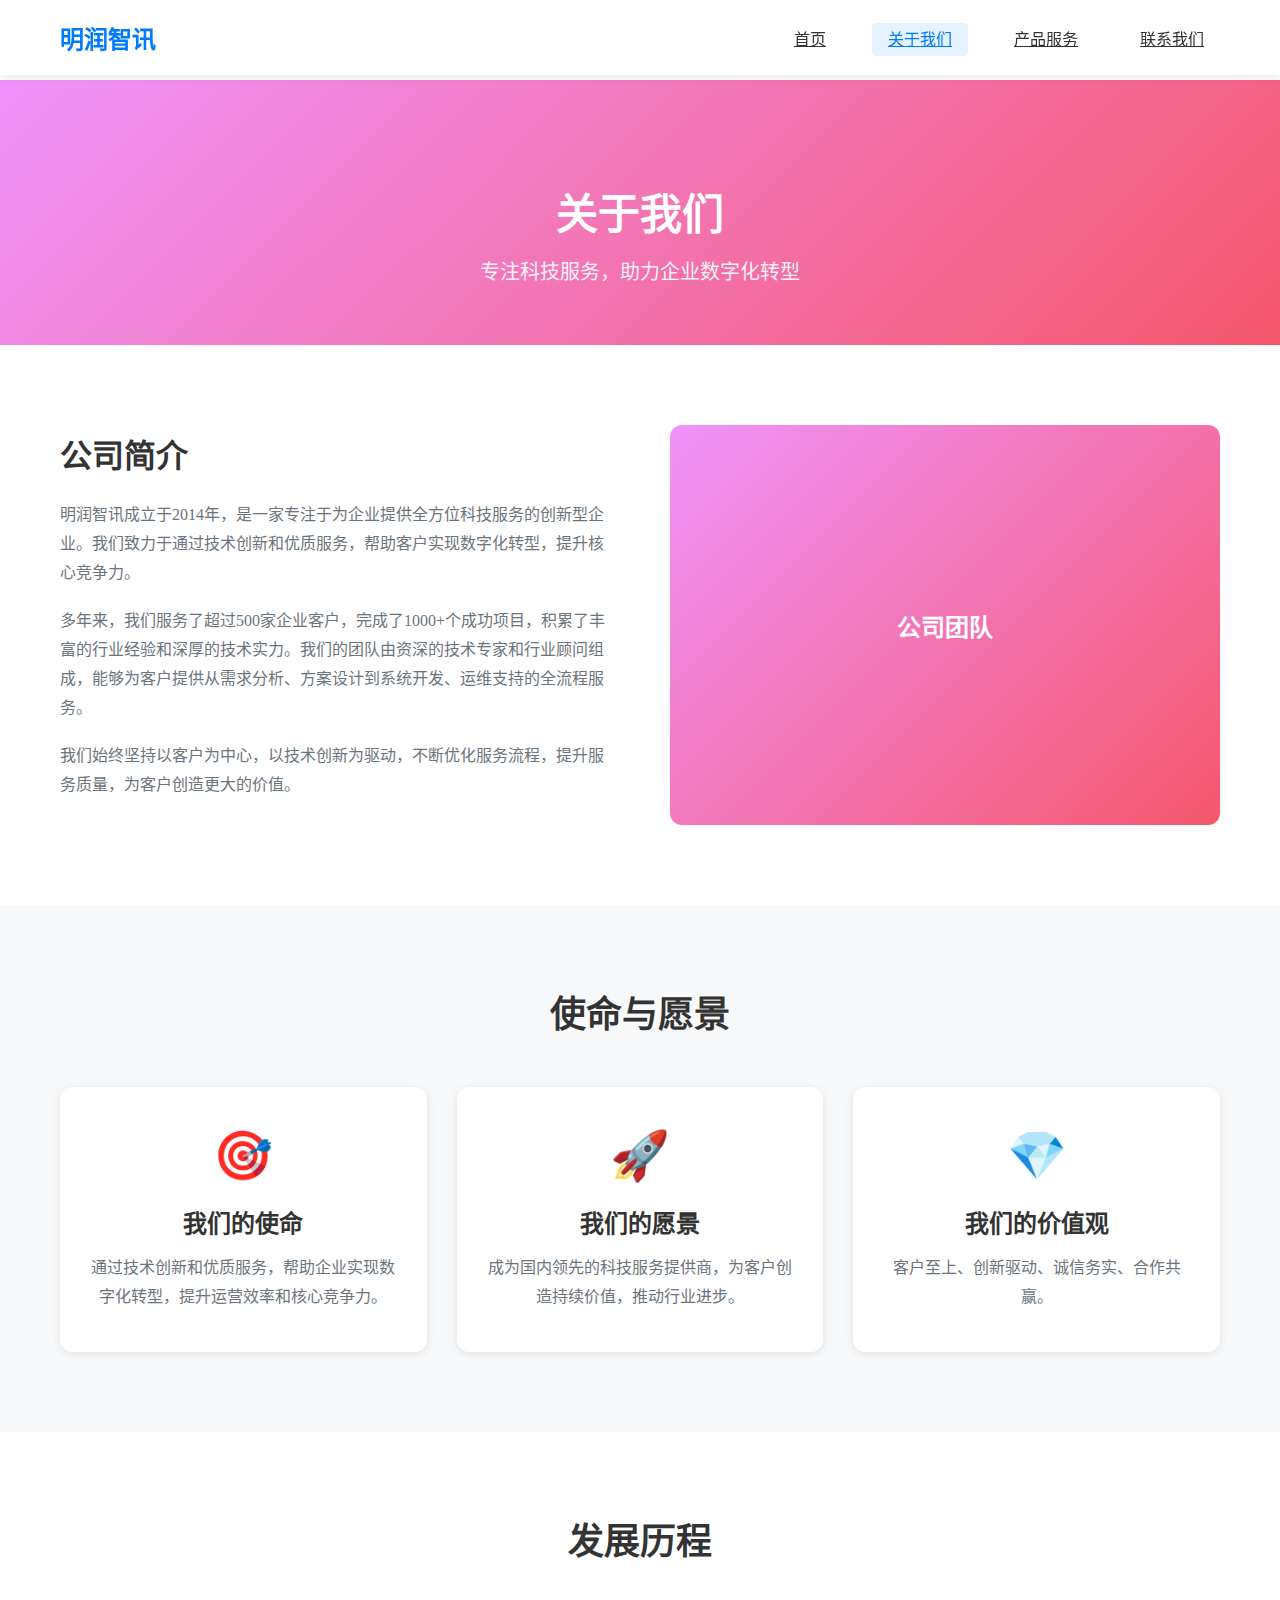
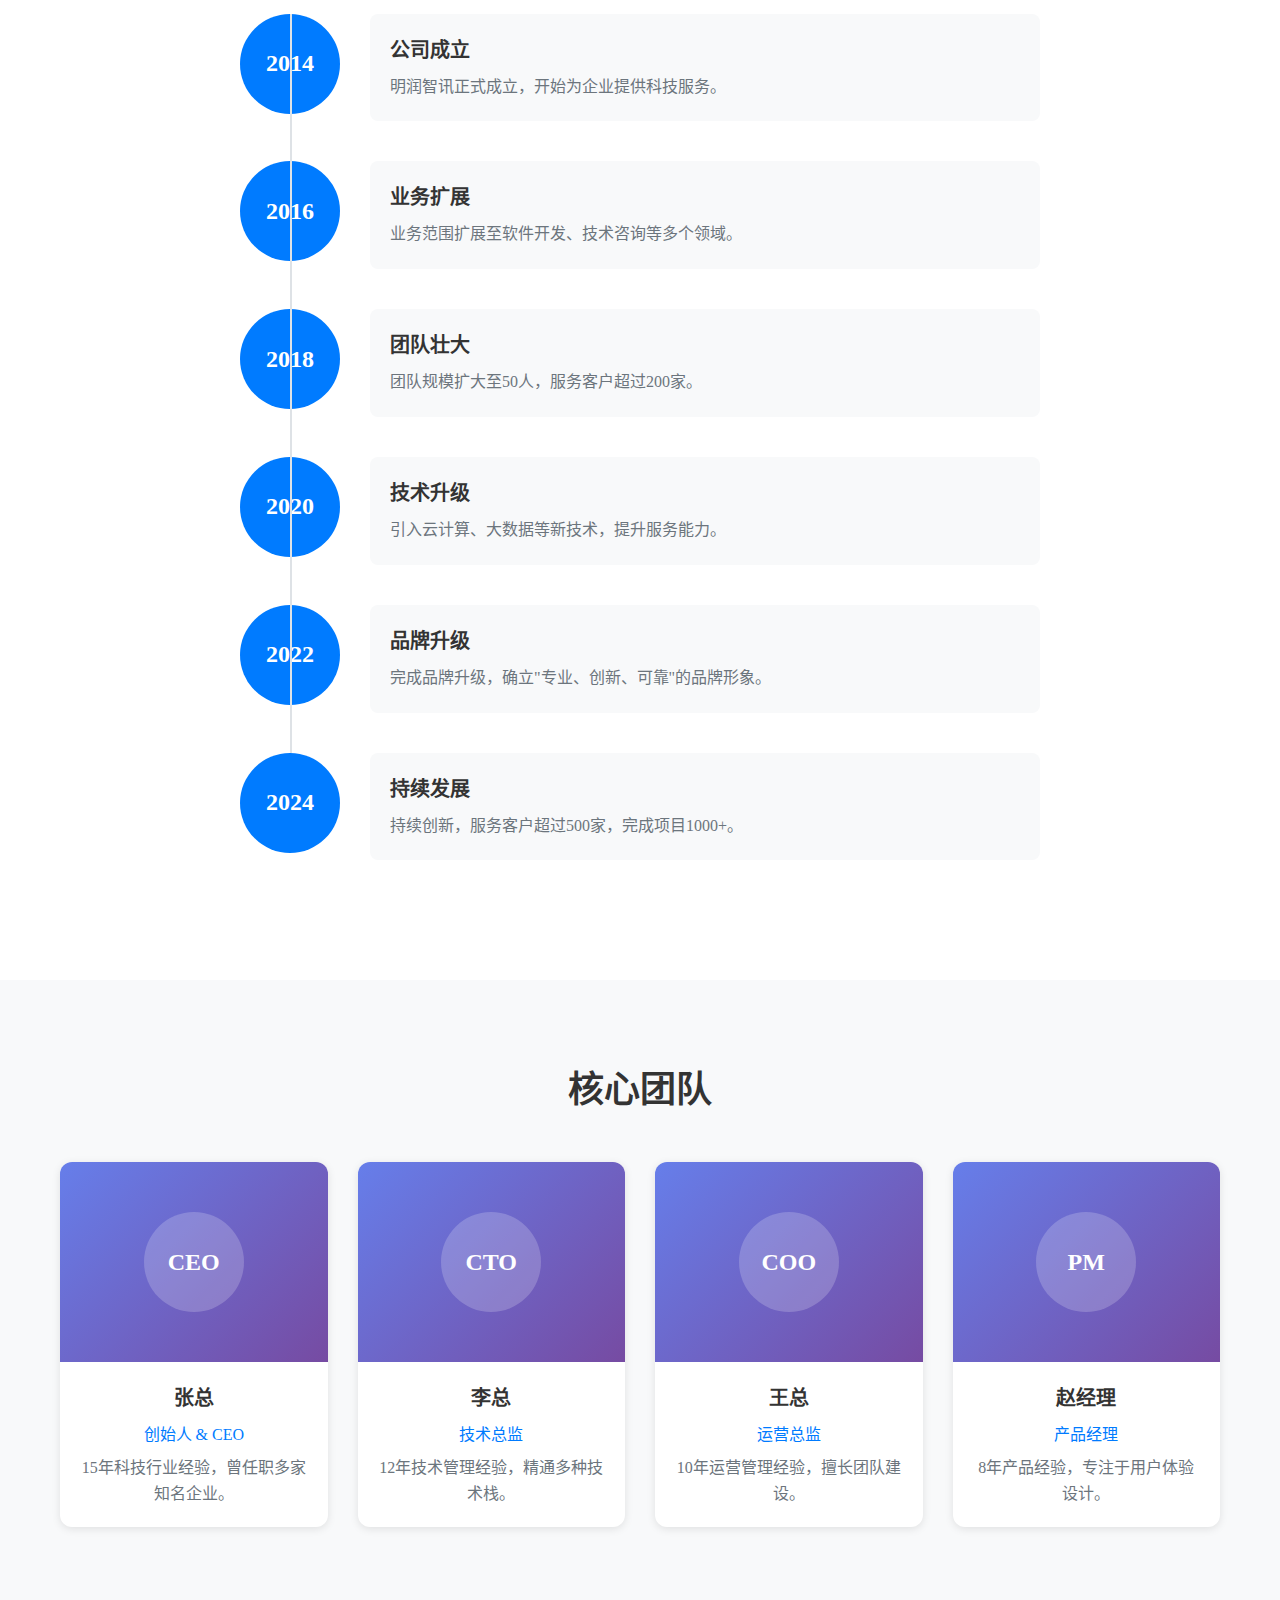
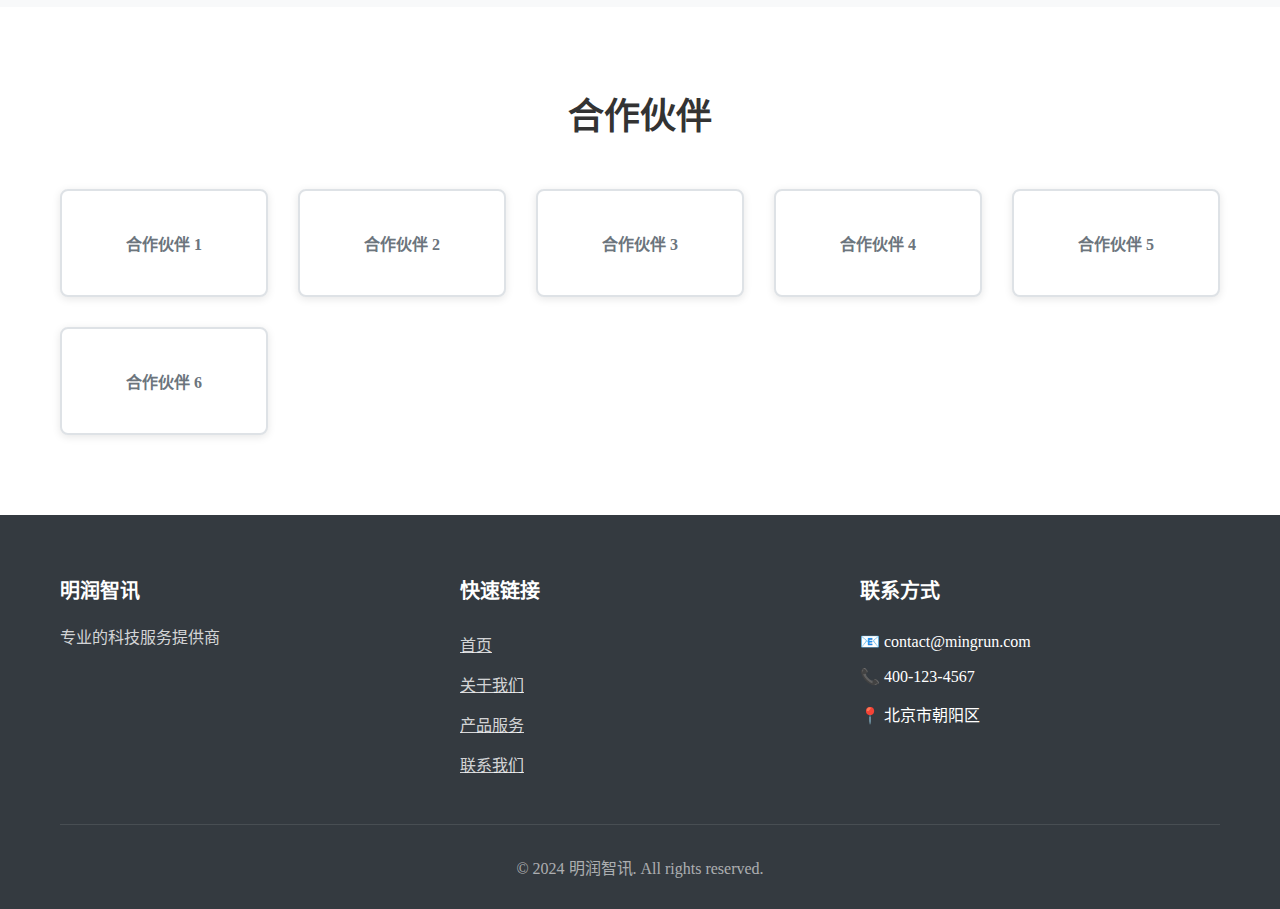
<file: about.html>
<!DOCTYPE html>
<html lang="zh-CN">
<head>
    <meta charset="UTF-8">
    <meta name="viewport" content="width=device-width, initial-scale=1.0">
    <meta name="description" content="了解明润智讯的公司介绍、发展历程和企业文化">
    <meta name="keywords" content="明润智讯,公司介绍,企业文化">
    <title>关于我们 - 明润智讯</title>
    <link rel="stylesheet" href="css/reset.css">
    <link rel="stylesheet" href="css/style.css">
    <link rel="stylesheet" href="css/responsive.css">
</head>
<body>
    <!-- 导航栏 -->
    <nav class="navbar">
        <div class="container">
            <div class="logo">
                <h1>明润智讯</h1>
            </div>
            <ul class="nav-menu">
                <li><a href="index.html">首页</a></li>
                <li><a href="about.html" class="active">关于我们</a></li>
                <li><a href="products.html">产品服务</a></li>
                <li><a href="contact.html">联系我们</a></li>
            </ul>
            <button class="mobile-menu-btn">
                <span></span>
                <span></span>
                <span></span>
            </button>
        </div>
    </nav>

    <!-- 页面标题 -->
    <section class="page-header">
        <div class="container">
            <h1>关于我们</h1>
            <p>专注科技服务，助力企业数字化转型</p>
        </div>
    </section>

    <!-- 公司介绍 -->
    <section class="about-section">
        <div class="container">
            <div class="about-grid">
                <div class="about-text">
                    <h2>公司简介</h2>
                    <p>明润智讯成立于2014年，是一家专注于为企业提供全方位科技服务的创新型企业。我们致力于通过技术创新和优质服务，帮助客户实现数字化转型，提升核心竞争力。</p>
                    <p>多年来，我们服务了超过500家企业客户，完成了1000+个成功项目，积累了丰富的行业经验和深厚的技术实力。我们的团队由资深的技术专家和行业顾问组成，能够为客户提供从需求分析、方案设计到系统开发、运维支持的全流程服务。</p>
                    <p>我们始终坚持以客户为中心，以技术创新为驱动，不断优化服务流程，提升服务质量，为客户创造更大的价值。</p>
                </div>
                <div class="about-image">
                    <div class="placeholder-image-large">公司团队</div>
                </div>
            </div>
        </div>
    </section>

    <!-- 使命愿景 -->
    <section class="mission-section">
        <div class="container">
            <h2 class="section-title">使命与愿景</h2>
            <div class="mission-grid">
                <div class="mission-item">
                    <div class="mission-icon">🎯</div>
                    <h3>我们的使命</h3>
                    <p>通过技术创新和优质服务，帮助企业实现数字化转型，提升运营效率和核心竞争力。</p>
                </div>
                <div class="mission-item">
                    <div class="mission-icon">🚀</div>
                    <h3>我们的愿景</h3>
                    <p>成为国内领先的科技服务提供商，为客户创造持续价值，推动行业进步。</p>
                </div>
                <div class="mission-item">
                    <div class="mission-icon">💎</div>
                    <h3>我们的价值观</h3>
                    <p>客户至上、创新驱动、诚信务实、合作共赢。</p>
                </div>
            </div>
        </div>
    </section>

    <!-- 发展历程 -->
    <section class="timeline-section">
        <div class="container">
            <h2 class="section-title">发展历程</h2>
            <div class="timeline">
                <div class="timeline-item">
                    <div class="timeline-year">2014</div>
                    <div class="timeline-content">
                        <h3>公司成立</h3>
                        <p>明润智讯正式成立，开始为企业提供科技服务。</p>
                    </div>
                </div>
                <div class="timeline-item">
                    <div class="timeline-year">2016</div>
                    <div class="timeline-content">
                        <h3>业务扩展</h3>
                        <p>业务范围扩展至软件开发、技术咨询等多个领域。</p>
                    </div>
                </div>
                <div class="timeline-item">
                    <div class="timeline-year">2018</div>
                    <div class="timeline-content">
                        <h3>团队壮大</h3>
                        <p>团队规模扩大至50人，服务客户超过200家。</p>
                    </div>
                </div>
                <div class="timeline-item">
                    <div class="timeline-year">2020</div>
                    <div class="timeline-content">
                        <h3>技术升级</h3>
                        <p>引入云计算、大数据等新技术，提升服务能力。</p>
                    </div>
                </div>
                <div class="timeline-item">
                    <div class="timeline-year">2022</div>
                    <div class="timeline-content">
                        <h3>品牌升级</h3>
                        <p>完成品牌升级，确立"专业、创新、可靠"的品牌形象。</p>
                    </div>
                </div>
                <div class="timeline-item">
                    <div class="timeline-year">2024</div>
                    <div class="timeline-content">
                        <h3>持续发展</h3>
                        <p>持续创新，服务客户超过500家，完成项目1000+。</p>
                    </div>
                </div>
            </div>
        </div>
    </section>

    <!-- 团队介绍 -->
    <section class="team-section">
        <div class="container">
            <h2 class="section-title">核心团队</h2>
            <div class="team-grid">
                <div class="team-member">
                    <div class="member-photo">
                        <div class="placeholder-avatar">CEO</div>
                    </div>
                    <h3>张总</h3>
                    <p class="member-title">创始人 & CEO</p>
                    <p class="member-desc">15年科技行业经验，曾任职多家知名企业。</p>
                </div>
                <div class="team-member">
                    <div class="member-photo">
                        <div class="placeholder-avatar">CTO</div>
                    </div>
                    <h3>李总</h3>
                    <p class="member-title">技术总监</p>
                    <p class="member-desc">12年技术管理经验，精通多种技术栈。</p>
                </div>
                <div class="team-member">
                    <div class="member-photo">
                        <div class="placeholder-avatar">COO</div>
                    </div>
                    <h3>王总</h3>
                    <p class="member-title">运营总监</p>
                    <p class="member-desc">10年运营管理经验，擅长团队建设。</p>
                </div>
                <div class="team-member">
                    <div class="member-photo">
                        <div class="placeholder-avatar">PM</div>
                    </div>
                    <h3>赵经理</h3>
                    <p class="member-title">产品经理</p>
                    <p class="member-desc">8年产品经验，专注于用户体验设计。</p>
                </div>
            </div>
        </div>
    </section>

    <!-- 合作伙伴 -->
    <section class="partners-section">
        <div class="container">
            <h2 class="section-title">合作伙伴</h2>
            <div class="partner-grid">
                <div class="partner-item">
                    <div class="partner-logo">合作伙伴 1</div>
                </div>
                <div class="partner-item">
                    <div class="partner-logo">合作伙伴 2</div>
                </div>
                <div class="partner-item">
                    <div class="partner-logo">合作伙伴 3</div>
                </div>
                <div class="partner-item">
                    <div class="partner-logo">合作伙伴 4</div>
                </div>
                <div class="partner-item">
                    <div class="partner-logo">合作伙伴 5</div>
                </div>
                <div class="partner-item">
                    <div class="partner-logo">合作伙伴 6</div>
                </div>
            </div>
        </div>
    </section>

    <!-- 页脚 -->
    <footer class="footer">
        <div class="container">
            <div class="footer-content">
                <div class="footer-section">
                    <h3>明润智讯</h3>
                    <p>专业的科技服务提供商</p>
                </div>
                <div class="footer-section">
                    <h3>快速链接</h3>
                    <ul>
                        <li><a href="index.html">首页</a></li>
                        <li><a href="about.html">关于我们</a></li>
                        <li><a href="products.html">产品服务</a></li>
                        <li><a href="contact.html">联系我们</a></li>
                    </ul>
                </div>
                <div class="footer-section">
                    <h3>联系方式</h3>
                    <ul>
                        <li>📧 contact@mingrun.com</li>
                        <li>📞 400-123-4567</li>
                        <li>📍 北京市朝阳区</li>
                    </ul>
                </div>
            </div>
            <div class="footer-bottom">
                <p>&copy; 2024 明润智讯. All rights reserved.</p>
            </div>
        </div>
    </footer>

    <script src="js/main.js"></script>
</body>
</html>
</file>
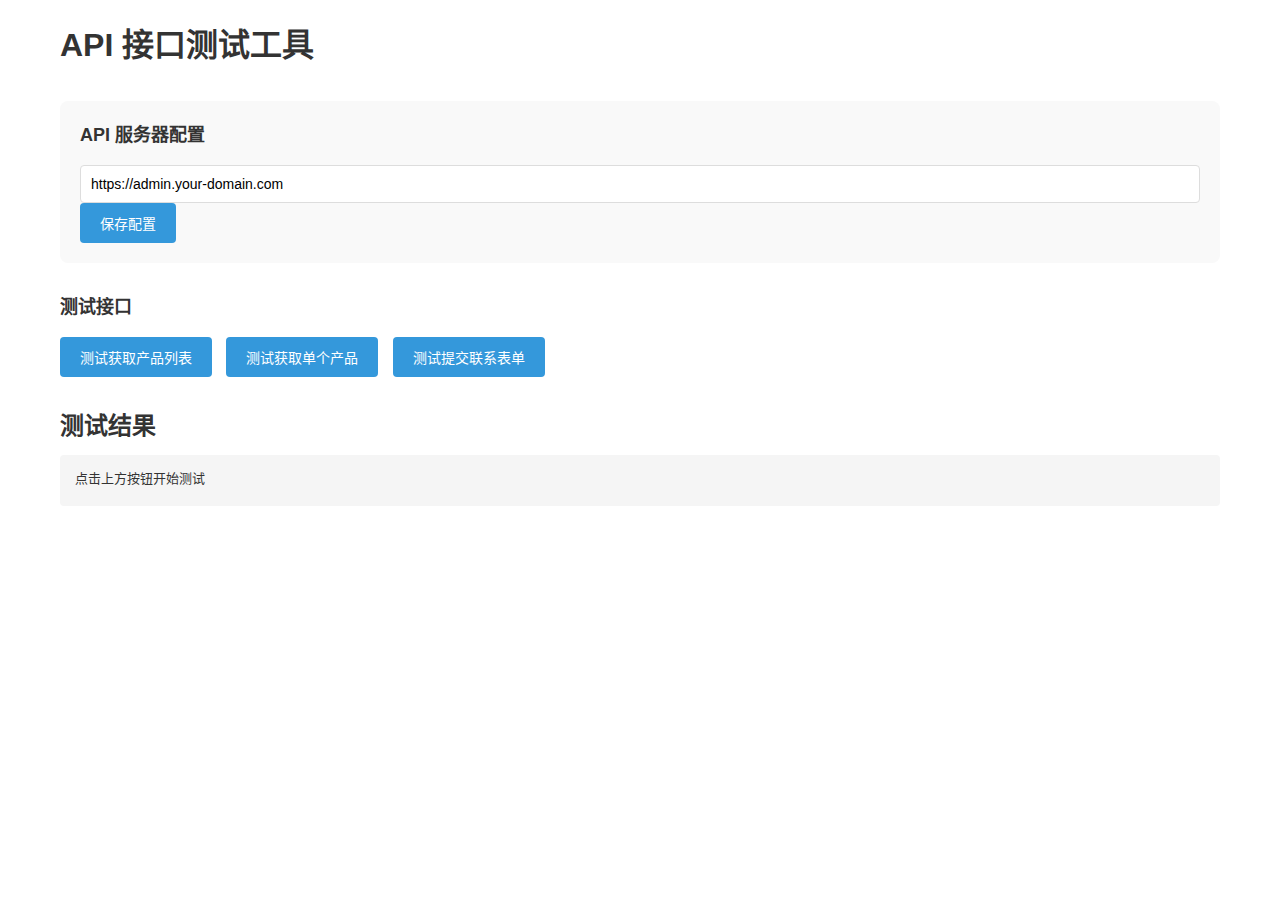
<file: api-test.html>
<!DOCTYPE html>
<html lang="zh-CN">
<head>
    <meta charset="UTF-8">
    <meta name="viewport" content="width=device-width, initial-scale=1.0">
    <title>API 测试 - 明润智讯</title>
    <style>
        * {
            margin: 0;
            padding: 0;
            box-sizing: border-box;
        }

        body {
            font-family: 'Microsoft YaHei', Arial, sans-serif;
            line-height: 1.6;
            color: #333;
            padding: 20px;
            max-width: 1200px;
            margin: 0 auto;
        }

        h1 {
            margin-bottom: 30px;
            color: #333;
        }

        .config-section {
            background: #f9f9f9;
            padding: 20px;
            border-radius: 8px;
            margin-bottom: 30px;
        }

        .config-section h2 {
            margin-bottom: 15px;
            font-size: 18px;
        }

        .config-section input {
            width: 100%;
            padding: 10px;
            border: 1px solid #ddd;
            border-radius: 4px;
            font-size: 14px;
        }

        .test-section {
            margin-bottom: 30px;
        }

        .test-section h2 {
            margin-bottom: 15px;
            font-size: 18px;
        }

        .test-btn {
            padding: 10px 20px;
            background: #3498db;
            color: #fff;
            border: none;
            border-radius: 4px;
            cursor: pointer;
            font-size: 14px;
            margin-right: 10px;
        }

        .test-btn:hover {
            background: #2980b9;
        }

        .result-section {
            margin-top: 20px;
        }

        .result-box {
            background: #f5f5f5;
            padding: 15px;
            border-radius: 4px;
            margin-top: 10px;
            font-family: 'Courier New', monospace;
            font-size: 13px;
            white-space: pre-wrap;
            word-wrap: break-word;
        }

        .result-box.success {
            background: #d4edda;
            border: 1px solid #c3e6cb;
        }

        .result-box.error {
            background: #f8d7da;
            border: 1px solid #f5c6cb;
        }

        .loading {
            color: #666;
            font-style: italic;
        }
    </style>
</head>
<body>
    <h1>API 接口测试工具</h1>

    <div class="config-section">
        <h2>API 服务器配置</h2>
        <input type="text" id="apiBaseUrl" placeholder="请输入您的服务器地址，例如：https://admin.your-domain.com" value="https://admin.your-domain.com">
        <button class="test-btn" onclick="saveConfig()">保存配置</button>
    </div>

    <div class="test-section">
        <h2>测试接口</h2>
        <button class="test-btn" onclick="testGetProducts()">测试获取产品列表</button>
        <button class="test-btn" onclick="testGetProduct()">测试获取单个产品</button>
        <button class="test-btn" onclick="testSubmitContact()">测试提交联系表单</button>
    </div>

    <div class="result-section">
        <h2>测试结果</h2>
        <div id="result" class="result-box">点击上方按钮开始测试</div>
    </div>

    <script src="js/api.js"></script>
    <script>
        function saveConfig() {
            var baseUrl = document.getElementById('apiBaseUrl').value;
            if (baseUrl) {
                ApiService.setBaseUrl(baseUrl);
                localStorage.setItem('apiBaseUrl', baseUrl);
                showResult('配置已保存：' + baseUrl, 'success');
            }
        }

        function loadConfig() {
            var savedBaseUrl = localStorage.getItem('apiBaseUrl');
            if (savedBaseUrl) {
                document.getElementById('apiBaseUrl').value = savedBaseUrl;
                ApiService.setBaseUrl(savedBaseUrl);
            }
        }

        function showResult(message, type) {
            var resultEl = document.getElementById('result');
            resultEl.textContent = message;
            resultEl.className = 'result-box ' + type;
        }

        function showLoading() {
            showResult('加载中...', '');
            document.getElementById('result').classList.add('loading');
        }

        function testGetProducts() {
            showLoading();
            ApiService.getProducts()
                .then(function(products) {
                    showResult('成功获取产品列表：\n' + JSON.stringify(products, null, 2), 'success');
                })
                .catch(function(error) {
                    showResult('获取产品列表失败：\n' + error.message, 'error');
                });
        }

        function testGetProduct() {
            var productId = prompt('请输入产品ID：', '1');
            if (!productId) return;
            
            showLoading();
            ApiService.getProduct(productId)
                .then(function(product) {
                    showResult('成功获取产品详情：\n' + JSON.stringify(product, null, 2), 'success');
                })
                .catch(function(error) {
                    showResult('获取产品详情失败：\n' + error.message, 'error');
                });
        }

        function testSubmitContact() {
            var formData = {
                name: '测试用户',
                email: 'test@example.com',
                phone: '13800138000',
                message: '这是一条测试留言'
            };
            
            showLoading();
            ApiService.submitContact(formData)
                .then(function(response) {
                    showResult('成功提交联系表单：\n' + JSON.stringify(response, null, 2), 'success');
                })
                .catch(function(error) {
                    showResult('提交联系表单失败：\n' + error.message, 'error');
                });
        }

        document.addEventListener('DOMContentLoaded', function() {
            loadConfig();
        });
    </script>
</body>
</html>
</file>
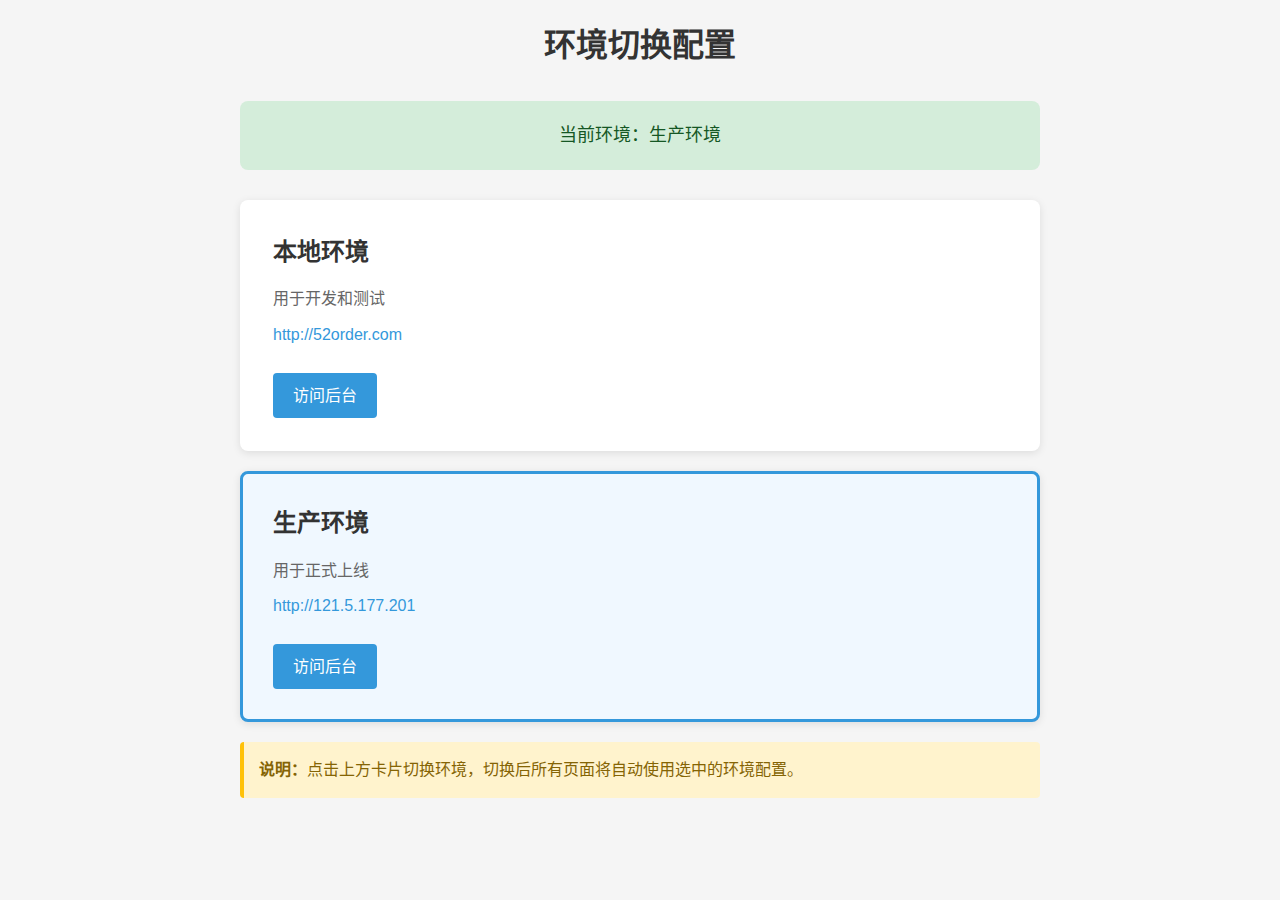
<file: env-switch.html>
<!DOCTYPE html>
<html lang="zh-CN">
<head>
    <meta charset="UTF-8">
    <meta name="viewport" content="width=device-width, initial-scale=1.0">
    <title>环境切换 - 明润智讯</title>
    <style>
        * {
            margin: 0;
            padding: 0;
            box-sizing: border-box;
        }

        body {
            font-family: 'Microsoft YaHei', Arial, sans-serif;
            line-height: 1.6;
            color: #333;
            background: #f5f5f5;
            padding: 20px;
        }

        .container {
            max-width: 800px;
            margin: 0 auto;
        }

        h1 {
            text-align: center;
            margin-bottom: 30px;
            color: #333;
        }

        .env-card {
            background: #fff;
            padding: 30px;
            border-radius: 8px;
            box-shadow: 0 2px 8px rgba(0, 0, 0, 0.1);
            margin-bottom: 20px;
            cursor: pointer;
            transition: all 0.3s;
            border: 3px solid transparent;
        }

        .env-card:hover {
            transform: translateY(-5px);
            box-shadow: 0 4px 16px rgba(0, 0, 0, 0.15);
        }

        .env-card.active {
            border-color: #3498db;
            background: #f0f8ff;
        }

        .env-card h2 {
            font-size: 24px;
            margin-bottom: 15px;
            color: #333;
        }

        .env-card p {
            color: #666;
            margin-bottom: 10px;
        }

        .env-card .url {
            color: #3498db;
            font-weight: 500;
            word-break: break-all;
        }

        .current-env {
            text-align: center;
            padding: 20px;
            background: #d4edda;
            color: #155724;
            border-radius: 8px;
            margin-bottom: 30px;
            font-size: 18px;
        }

        .btn {
            display: inline-block;
            padding: 10px 20px;
            background: #3498db;
            color: #fff;
            text-decoration: none;
            border-radius: 4px;
            margin-top: 15px;
            transition: background 0.3s;
        }

        .btn:hover {
            background: #2980b9;
        }

        .info {
            background: #fff3cd;
            color: #856404;
            padding: 15px;
            border-radius: 4px;
            margin-top: 20px;
            border-left: 4px solid #ffc107;
        }
    </style>
</head>
<body>
    <div class="container">
        <h1>环境切换配置</h1>

        <div id="currentEnv" class="current-env">
            当前环境：加载中...
        </div>

        <div class="env-card" onclick="selectEnv('local')" id="localCard">
            <h2>本地环境</h2>
            <p>用于开发和测试</p>
            <p class="url">http://52order.com</p>
            <a href="http://52order.com/login" target="_blank" class="btn">访问后台</a>
        </div>

        <div class="env-card" onclick="selectEnv('production')" id="productionCard">
            <h2>生产环境</h2>
            <p>用于正式上线</p>
            <p class="url">http://121.5.177.201</p>
            <a href="http://121.5.177.201/login" target="_blank" class="btn">访问后台</a>
        </div>

        <div class="info">
            <strong>说明：</strong>点击上方卡片切换环境，切换后所有页面将自动使用选中的环境配置。
        </div>
    </div>

    <script src="js/env-config.js"></script>
    <script>
        function updateCurrentEnv() {
            var envName = EnvConfig.getEnvName();
            var env = EnvConfig.getCurrentEnv();
            document.getElementById('currentEnv').textContent = '当前环境：' + envName;

            document.querySelectorAll('.env-card').forEach(function(card) {
                card.classList.remove('active');
            });

            if (env === 'local') {
                document.getElementById('localCard').classList.add('active');
            } else if (env === 'production') {
                document.getElementById('productionCard').classList.add('active');
            }
        }

        function selectEnv(env) {
            if (EnvConfig.setEnvironment(env)) {
                updateCurrentEnv();
                alert('已切换到：' + EnvConfig.getEnvName());
            } else {
                alert('切换失败：环境不存在');
            }
        }

        document.addEventListener('DOMContentLoaded', function() {
            updateCurrentEnv();
        });
    </script>
</body>
</html>
</file>
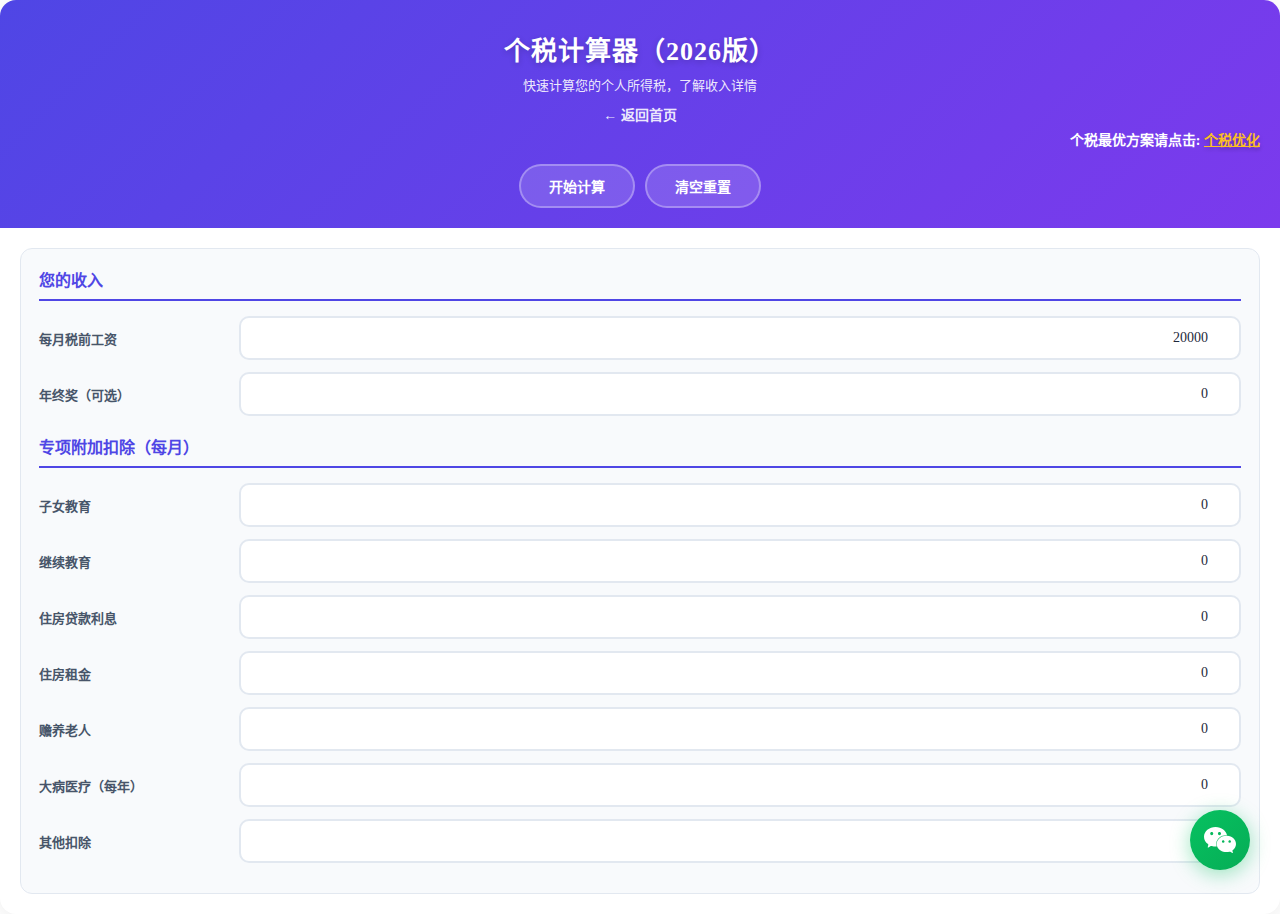
<file: tax-calculator.html>
<!DOCTYPE html>
<html lang="zh-CN">
<head>
    <meta charset="UTF-8">
    <meta name="viewport" content="width=device-width, initial-scale=1.0">
    <title>个税计算器 - 明润智讯</title>
    <link rel="stylesheet" href="css/global/reset.css">
    <link rel="stylesheet" href="css/pages/tax-tools.css">
    <link rel="stylesheet" href="css/global/forms.css">
    <link rel="stylesheet" href="css/global/buttons.css">
    <link rel="stylesheet" href="css/global/service-modal.css">

    <script src="https://cdn.bootcdn.net/ajax/libs/jquery/3.6.0/jquery.min.js"></script>
    <script src="https://www.layuicdn.com/layui-v2.5.6/layui.js"></script>
    <script src="js/env-config.js?v=2"></script>
</head>
<body>
    <div class="container">
        <div class="header">
            <div class="header-title-row"></div>
                <h1>个税计算器（2026版）</h1>
                <p>快速计算您的个人所得税，了解收入详情</p>
                <div class="header-back">
                    <a href="index.html">← 返回首页</a>
            </div>
            <p style="color: #fff; font-size: 14px; margin: 5px 0 15px; text-align: right; font-weight: 700;">
                个税最优方案请点击: <a href="tax-optimizer.html" style="color: #fbbf24; text-decoration: underline; font-weight: 800; text-shadow: 0 2px 4px rgba(0, 0, 0, 0.2);">个税优化</a>
            </p>
            <div class="header-buttons">
                <button type="button" class="header-button" id="calculateBtn">开始计算</button>
                <button type="button" class="header-button" id="resetBtn">清空重置</button>
            </div>
        </div>
        <div class="content-wrapper">
            <div class="input-section">
                <div class="section-title">您的收入</div>
                <div class="input-row">
                    <div class="input-label">每月税前工资</div>
                    <input type="number" class="input-field" name="annual_income" placeholder="例如：20000" autocomplete="off" value="20000">
                </div>
                <div class="input-row">
                    <div class="input-label">年终奖（可选）</div>
                    <input type="number" class="input-field" name="bonus" placeholder="例如：10000" autocomplete="off" value="0">
                </div>
                <div class="section-title" style="margin-top: 18px;">专项附加扣除（每月）</div>
                <div class="input-row">
                    <div class="input-label">子女教育</div>
                    <input type="number" class="input-field" name="child_education" placeholder="每个孩子1000元" autocomplete="off" value="0">
                </div>
                <div class="input-row">
                    <div class="input-label">继续教育</div>
                    <input type="number" class="input-field" name="continuing_education" placeholder="学历400元/资格3600元/年" autocomplete="off" value="0">
                </div>
                <div class="input-row">
                    <div class="input-label">住房贷款利息</div>
                    <input type="number" class="input-field" name="housing_loan" placeholder="首套房1000元/月" autocomplete="off" value="0">
                </div>
                <div class="input-row">
                    <div class="input-label">住房租金</div>
                    <input type="number" class="input-field" name="housing_rent" placeholder="800-1500元/月" autocomplete="off" value="0">
                </div>
                <div class="input-row">
                    <div class="input-label">赡养老人</div>
                    <input type="number" class="input-field" name="elderly_care" placeholder="独生子女2000元/月" autocomplete="off" value="0">
                </div>
                <div class="input-row">
                    <div class="input-label">大病医疗（每年）</div>
                    <input type="number" class="input-field" name="major_illness" placeholder="超过15000元部分" autocomplete="off" value="0">
                </div>
                <div class="input-row">
                    <div class="input-label">其他扣除</div>
                    <input type="number" class="input-field" name="other_deduction" placeholder="其他可扣除项" autocomplete="off" value="0">
                </div>
            </div>
            <div class="result-section" id="resultSection" style="display: none;">
                <div class="section-title">计算结果</div>
                <div class="result-main">
                    <div class="result-card success">
                        <div class="result-label">全年实际到手</div>
                        <div class="result-value success" id="netIncome">0.00 元</div>
                    </div>
                    <div class="result-card highlight">
                        <div class="result-label">全年需要缴税</div>
                        <div class="result-value highlight" id="taxAmount">0.00 元</div>
                    </div>
                </div>
                <div class="result-sub">
                    <div class="result-item">
                        <div class="result-label">实际税负率</div>
                        <div class="result-value" id="taxRate">0.00%</div>
                    </div>
                    <div class="result-item">
                        <div class="result-label">需要缴税的收入</div>
                        <div class="result-value" id="taxableIncome">0.00 元</div>
                    </div>
                </div>
                <table class="tax-table">
                    <thead>
                        <tr>
                            <th>项目</th>
                            <th>金额</th>
                        </tr>
                    </thead>
                    <tbody>
                        <tr><td>全年工资收入</td><td id="annualIncome">0.00 元</td></tr>
                        <tr><td>全年年终奖</td><td id="bonus">0.00 元</td></tr>
                        <tr><td>全年专项附加扣除</td><td id="yearlyDeduction">0.00 元</td></tr>
                        <tr><td>基本减除费用（起征点）</td><td>60,000.00 元</td></tr>
                        <tr><td>全年总扣除额</td><td id="totalDeduction">0.00 元</td></tr>
                        <tr><td>应纳税所得额</td><td id="taxableIncomeDetail">0.00 元</td></tr>
                        <tr><td>工资部分税额</td><td id="salaryTax">0.00 元</td></tr>
                        <tr><td>年终奖部分税额</td><td id="bonusTax">0.00 元</td></tr>
                        <tr class="total-row"><td>全年应纳税总额</td><td id="tax">0.00 元</td></tr>
                        <tr class="total-row"><td>全年实际到手</td><td id="netIncomeDetail">0.00 元</td></tr>
                    </tbody>
                </table>
                <div class="note">温馨提示：本计算结果仅供参考，实际缴税金额请以税务机关核定为准</div>
            </div>
        </div>
    </div>

    <script>
        document.addEventListener('DOMContentLoaded', function() {
            const formatCurrency = function(n) {
                const r = Math.round(n * 100) / 100;
                const p = r.toFixed(2).split('.');
                p[0] = p[0].replace(/\B(?=(\d{3})+(?!\d))/g, ',');
                return p.join('.') + ' 元';
            };

            const C = document.getElementById('calculateBtn');
            const R = document.getElementById('resetBtn');
            const S = document.getElementById('resultSection');
            const F = document.querySelector('.input-section');

            // 显示加载状态
            const showLoading = function() {
                // 创建加载遮罩
                const loadingOverlay = document.createElement('div');
                loadingOverlay.id = 'loadingOverlay';
                loadingOverlay.style.cssText = `
                    position: fixed;
                    top: 0;
                    left: 0;
                    width: 100%;
                    height: 100%;
                    background: rgba(255, 255, 255, 0.9);
                    display: flex;
                    justify-content: center;
                    align-items: center;
                    z-index: 9999;
                `;
                
                // 创建加载动画
                const loadingSpinner = document.createElement('div');
                loadingSpinner.style.cssText = `
                    width: 60px;
                    height: 60px;
                    border: 4px solid #f3f3f3;
                    border-top: 4px solid #3498db;
                    border-radius: 50%;
                    animation: spin 1s linear infinite;
                `;
                
                // 添加动画样式
                const style = document.createElement('style');
                style.textContent = `
                    @keyframes spin {
                        0% { transform: rotate(0deg); }
                        100% { transform: rotate(360deg); }
                    }
                `;
                document.head.appendChild(style);
                
                loadingOverlay.appendChild(loadingSpinner);
                document.body.appendChild(loadingOverlay);
            };

            // 隐藏加载状态
            const hideLoading = function() {
                const loadingOverlay = document.getElementById('loadingOverlay');
                if (loadingOverlay) {
                    loadingOverlay.remove();
                }
            };

            C.addEventListener('click', function(e) {
                e.preventDefault();
                const i = parseFloat(F.querySelector('[name="annual_income"]').value) || 0;
                const b = parseFloat(F.querySelector('[name="bonus"]').value) || 0;
                const ce = parseFloat(F.querySelector('[name="child_education"]').value) || 0;
                const co = parseFloat(F.querySelector('[name="continuing_education"]').value) || 0;
                const hl = parseFloat(F.querySelector('[name="housing_loan"]').value) || 0;
                const hr = parseFloat(F.querySelector('[name="housing_rent"]').value) || 0;
                const ec = parseFloat(F.querySelector('[name="elderly_care"]').value) || 0;
                const mi = parseFloat(F.querySelector('[name="major_illness"]').value) || 0;
                const od = parseFloat(F.querySelector('[name="other_deduction"]').value) || 0;

                if (!i || i <= 0) {
                    alert('请输入有效的月工资');
                    return;
                }

                // 显示加载状态
                showLoading();

                // 构建请求数据
                const requestData = {
                    monthly_income: i,
                    bonus: b,
                    child_education: ce,
                    continuing_education: co,
                    housing_loan: hl,
                    housing_rent: hr,
                    elderly_care: ec,
                    major_illness: mi,
                    other_deduction: od
                };

                // 发送API请求
                fetch('http://localhost:8001/api/calculate_tax', {
                    method: 'POST',
                    headers: {
                        'Content-Type': 'application/json'
                    },
                    body: JSON.stringify(requestData)
                })
                .then(response => {
                    if (!response.ok) {
                        throw new Error(`HTTP错误! 状态: ${response.status}`);
                    }
                    return response.json();
                })
                .then(r => {
                    // 隐藏加载状态
                    hideLoading();

                    // 显示计算结果
                    document.getElementById('netIncome').textContent = formatCurrency(r.net_income);
                    document.getElementById('taxAmount').textContent = formatCurrency(r.tax);
                    document.getElementById('taxRate').textContent = r.tax_rate.toFixed(2) + '%';
                    document.getElementById('taxableIncome').textContent = formatCurrency(r.taxable_income);
                    document.getElementById('annualIncome').textContent = formatCurrency(r.annual_income);
                    document.getElementById('bonus').textContent = formatCurrency(r.bonus);
                    document.getElementById('yearlyDeduction').textContent = formatCurrency(r.yearly_deduction);
                    document.getElementById('totalDeduction').textContent = formatCurrency(r.total_deduction);
                    document.getElementById('taxableIncomeDetail').textContent = formatCurrency(r.taxable_income);
                    document.getElementById('salaryTax').textContent = formatCurrency(r.salary_tax);
                    document.getElementById('bonusTax').textContent = formatCurrency(r.bonus_tax);
                    document.getElementById('tax').textContent = formatCurrency(r.tax);
                    document.getElementById('netIncomeDetail').textContent = formatCurrency(r.net_income);
                    S.style.display = 'block';
                })
                .catch(error => {
                    // 隐藏加载状态
                    hideLoading();
                    console.error('计算过程中出错:', error);
                    alert('计算过程中出错，请稍后重试');
                });
            });

            R.addEventListener('click', function(e) {
                e.preventDefault();
                F.querySelectorAll('input').forEach(input => input.value = 0);
                S.style.display = 'none';
            });
        });
    </script>
    <script src="js/github-ip-switcher.js"></script>

    <!-- 客服弹窗HTML结构 - 根据是否有上传图片自动调整显示方式 -->
    <div id="serviceModal" class="service-modal">
        <div class="service-modal-content">
            <!-- 关闭按钮 - 有上传图片时隐藏 -->
            <button class="service-modal-close" onclick="closeServiceModal()">&times;</button>
            <!-- 弹窗标题 - 有上传图片时隐藏 -->
            <h3 class="service-modal-title">联系客服</h3>
            <!-- 二维码显示区域 -->
            <div class="service-modal-qr">
                <!-- 企业微信客服二维码图片 - 优先使用本地图片，如果不存在则使用在线二维码API -->
                <img src="images/service_qrcode.jpg" alt="企业微信客服二维码" onerror="this.src='https://api.qrserver.com/v1/create-qr-code/?size=250x250&data=https://work.weixin.qq.com/kfid/kfcb780561e4efc1826'">
            </div>
            <!-- 提示文字 - 有上传图片时隐藏 -->
            <p class="service-modal-text">扫描上方二维码，或点击下方按钮直接联系客服</p>
            <!-- 操作按钮 - 有上传图片时隐藏 -->
            <div class="service-modal-actions">
                <!-- 打开微信客服按钮 -->
                <a href="https://work.weixin.qq.com/kfid/kfcb780561e4efc1826" target="_blank" class="service-modal-btn primary">打开微信客服</a>
                <!-- 关闭按钮 -->
                <button class="service-modal-btn secondary" onclick="closeServiceModal()">关闭</button>
            </div>
        </div>
    </div>

    <!-- 悬浮客服按钮 - 固定在右下角 -->
    <a href="javascript:void(0)" onclick="openServiceModal()" class="floating-service-btn" title="联系客服">
        <!-- 微信图标SVG -->
        <svg viewBox="0 0 24 24" fill="currentColor">
            <path d="M8.691 2.188C3.891 2.188 0 5.476 0 9.53c0 2.212 1.17 4.203 3.002 5.55a.59.59 0 01.213.665l-.39 1.48c-.019.07-.048.141-.048.213 0 .163.13.295.29.295a.326.326 0 00.167-.054l1.903-1.114a.864.864 0 01.717-.098 10.16 10.16 0 002.837.403c.276 0 .543-.027.811-.05-.857-2.578.157-4.972 1.932-6.446 1.703-1.415 3.882-1.98 5.853-1.838-.576-3.583-4.196-6.348-8.596-6.348zM5.785 5.991c.642 0 1.162.529 1.162 1.18a1.17 1.17 0 01-1.162 1.178A1.17 1.17 0 014.623 7.17c0-.651.52-1.18 1.162-1.18zm5.813 0c.642 0 1.162.529 1.162 1.18a1.17 1.17 0 01-1.162 1.178 1.17 1.17 0 01-1.162-1.178c0-.651.52-1.18 1.162-1.18zm5.34 2.867c-1.797-.052-3.746.512-5.28 1.786-1.72 1.428-2.687 3.72-1.78 6.22.942 2.453 3.666 4.229 6.884 4.229.826 0 1.622-.12 2.361-.336a.722.722 0 01.598.082l1.584.926a.272.272 0 00.14.045c.134 0 .24-.111.24-.247 0-.06-.023-.12-.038-.177l-.327-1.233a.582.582 0 01-.023-.156.49.49 0 01.201-.398C23.024 18.48 24 16.82 24 14.98c0-3.21-2.931-5.837-6.656-6.088V8.89c-.135-.01-.269-.03-.407-.032zm-2.53 3.274c.535 0 .969.44.969.982a.976.976 0 01-.969.983.976.976 0 01-.969-.983c0-.542.434-.982.97-.982zm4.844 0c.535 0 .969.44.969.982a.976.976 0 01-.969.983.976.976 0 01-.969-.983c0-.542.434-.982.969-.982z"/>
        </svg>
    </a>

    <script src="js/service-modal.js"></script>
</body>
</html>
</file>
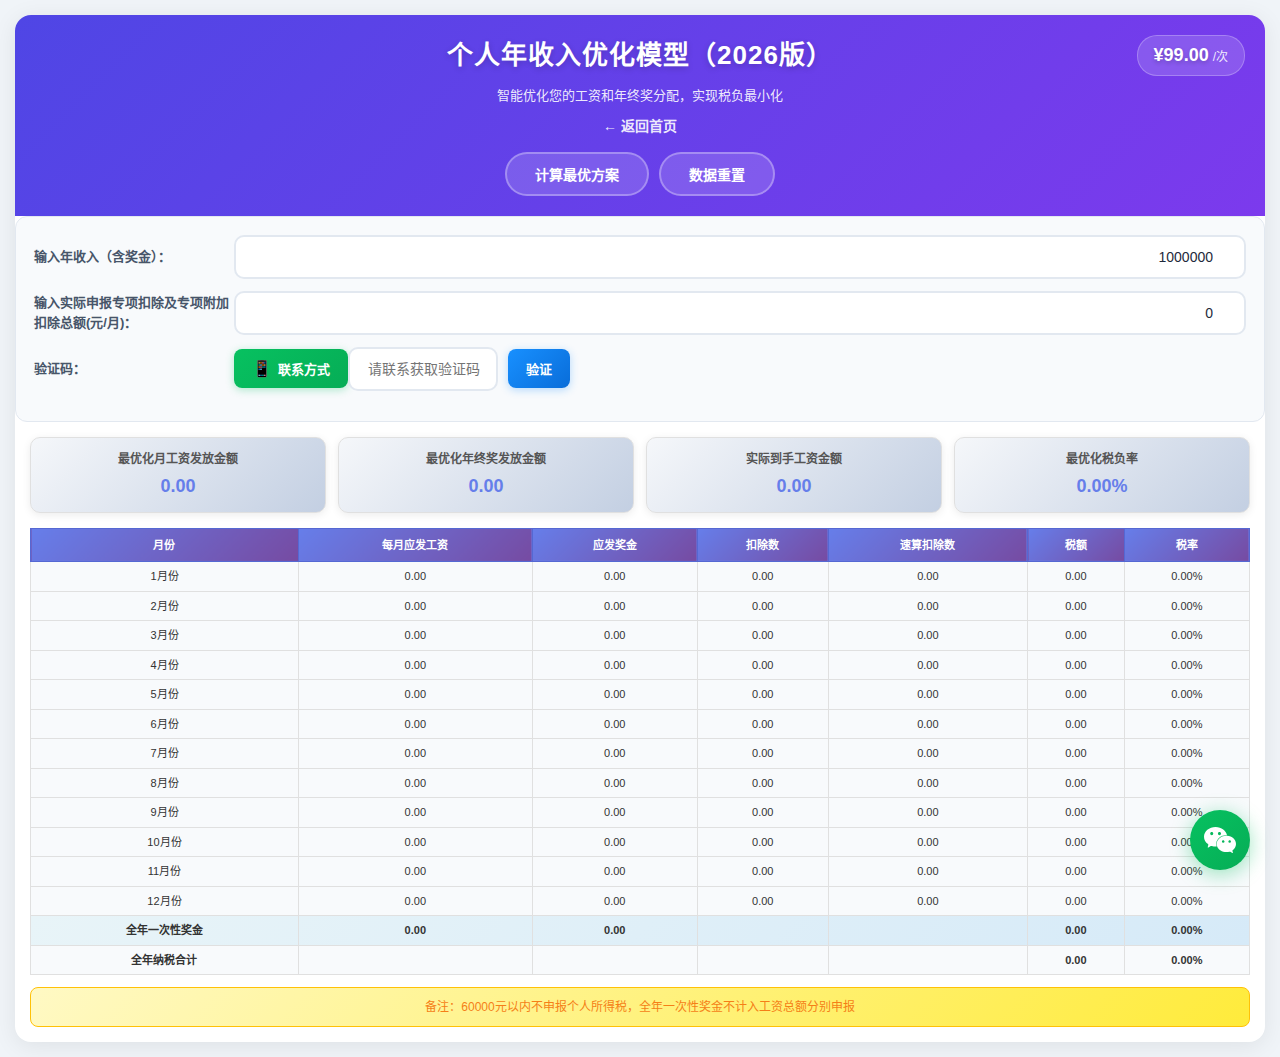
<file: tax-optimizer.html>
<!DOCTYPE html>
<html lang="zh-CN">
<head>
    <meta charset="UTF-8">
    <meta name="viewport" content="width=device-width, initial-scale=1.0">
    <title>个人年收入优化模型（2026版）</title>
    <link rel="stylesheet" href="css/reset.css">
    <link rel="stylesheet" href="css/tax-tools.css">
    <link rel="stylesheet" href="css/forms.css">
    <link rel="stylesheet" href="css/buttons.css">
    <link rel="stylesheet" href="css/service-modal.css">
    <style>
        /* 页面特定样式 - 仅tax-optimizer.html使用 */
        
        /* 页面主体样式 */
        body {
            font-family: 'Microsoft YaHei', 'PingFang SC', Arial, sans-serif;
            background: #f0f4f8;
            min-height: 100vh;
            padding: 15px;
            color: #1e293b;
            line-height: 1.5;
            font-size: 14px;
        }

        /* 价格标签样式 */
        .price {
            font-size: 18px;
            font-weight: 700;
            color: #fff;
            text-shadow: 0 2px 4px rgba(0,0,0,0.2);
        }

        /* 价格描述样式 */
        .price-desc {
            font-size: 12px;
            color: rgba(255,255,255,0.9);
            margin-left: 4px;
            font-weight: 500;
        }

        /* 头部标题行样式 */
        .header-title-row {
            display: flex;
            align-items: center;
            justify-content: center;
            gap: 15px;
            margin-bottom: 10px;
            position: relative;
            width: 100%;
        }

        /* 头部标题样式 */
        .header h1 {
            color: white;
            font-size: 26px;
            font-weight: 800;
            margin: 0;
            letter-spacing: 1px;
            text-shadow: 0 2px 6px rgba(0,0,0,0.2);
            position: absolute;
            left: 50%;
            transform: translateX(-50%);
        }

        /* 价格标签容器样式 */
        .price-tag {
            margin: 0;
            margin-left: auto;
            display: flex;
            align-items: baseline;
            justify-content: center;
            flex-shrink: 0;
            background: rgba(255,255,255,0.15);
            padding: 6px 16px;
            border-radius: 20px;
            border: 1px solid rgba(255,255,255,0.25);
        }

        /* 输入区域样式 */
        .input-section {
            padding: 18px;
            background: #f8fafc;
            border: 1px solid #e2e8f0;
            border-radius: 12px;
        }

        /* 输入行样式 */
        .input-row {
            display: flex;
            align-items: center;
            margin-bottom: 12px;
        }

        /* 输入标签样式 */
        .input-label {
            width: 200px;
            font-weight: 600;
            color: #475569;
            font-size: 13px;
        }

        /* 输入字段样式 */
        .input-field {
            flex: 1;
            padding: 10px 14px;
            border: 2px solid #cbd5e1;
            border-radius: 8px;
            font-size: 14px;
            background: white;
            text-align: right;
            transition: all 0.3s;
        }

        /* 输入字段聚焦样式 */
        .input-field:focus {
            outline: none;
            border-color: #4f46e5;
            box-shadow: 0 0 0 3px rgba(79, 70, 229, 0.1);
        }

        /* 联系按钮样式 */
        .contact-btn {
            display: flex;
            align-items: center;
            gap: 6px;
            padding: 10px 18px;
            background: linear-gradient(135deg, #07c160 0%, #06ad56 100%);
            color: white;
            border: none;
            border-radius: 8px;
            cursor: pointer;
            font-size: 13px;
            font-weight: 600;
            transition: all 0.3s;
            box-shadow: 0 2px 8px rgba(7, 193, 96, 0.3);
        }

        /* 联系按钮悬停效果 */
        .contact-btn:hover {
            background: linear-gradient(135deg, #06ad56 0%, #059e4c 100%);
            transform: translateY(-2px);
            box-shadow: 0 4px 12px rgba(7, 193, 96, 0.4);
        }

        /* 联系按钮激活效果 */
        .contact-btn:active {
            transform: translateY(0);
        }

        /* 联系图标样式 */
        .contact-icon {
            font-size: 16px;
        }

        /* 联系文本样式 */
        .contact-text {
            font-size: 13px;
        }

        /* 验证按钮样式 */
        .verify-btn {
            display: flex;
            align-items: center;
            gap: 6px;
            padding: 10px 18px;
            background: linear-gradient(135deg, #1890ff 0%, #096dd9 100%);
            color: white;
            border: none;
            border-radius: 8px;
            cursor: pointer;
            font-size: 13px;
            font-weight: 600;
            transition: all 0.3s;
            box-shadow: 0 2px 8px rgba(24, 144, 255, 0.3);
            margin-left: 10px;
        }

        /* 验证按钮悬停效果 */
        .verify-btn:hover {
            background: linear-gradient(135deg, #096dd9 0%, #0050b3 100%);
            transform: translateY(-2px);
            box-shadow: 0 4px 12px rgba(24, 144, 255, 0.4);
        }

        /* 验证按钮激活效果 */
        .verify-btn:active {
            transform: translateY(0);
        }

        /* 验证文本样式 */
        .verify-text {
            font-size: 13px;
        }

        /* 验证结果样式 */
        .verify-result {
            margin-left: 15px;
            padding: 8px 12px;
            border-radius: 6px;
            font-size: 13px;
            min-width: 200px;
            display: none;
        }

        /* 验证结果成功样式 */
        .verify-result.success {
            display: block !important;
            background: linear-gradient(135deg, #f0f9ff 0%, #e0f2fe 100%);
            border: 1px solid #0ea5e9;
            color: #0369a1;
        }

        /* 验证结果错误样式 */
        .verify-result.error {
            display: block !important;
            background: linear-gradient(135deg, #fef2f2 0%, #fee2e2 100%);
            border: 1px solid #ef4444;
            color: #dc2626;
        }

        /* 结果区域样式 */
        .result-section {
            padding: 15px;
        }

        /* 结果网格布局 */
        .result-grid {
            display: grid;
            grid-template-columns: repeat(4, 1fr);
            gap: 12px;
            margin-bottom: 15px;
        }

        /* 结果项样式 */
        .result-item {
            background: linear-gradient(135deg, #f5f7fa 0%, #c3cfe2 100%);
            border: 1px solid #e0e0e0;
            border-radius: 10px;
            padding: 12px;
            display: flex;
            flex-direction: column;
            align-items: center;
            justify-content: center;
            box-shadow: 0 2px 8px rgba(0,0,0,0.08);
        }

        /* 结果标签样式 */
        .result-label {
            font-weight: bold;
            color: #555;
            font-size: 12px;
            margin-bottom: 5px;
        }

        /* 结果数值样式 */
        .result-value {
            font-weight: bold;
            color: #667eea;
            font-size: 18px;
        }

        /* 税务表格样式 */
        .tax-table {
            width: 100%;
            border-collapse: collapse;
            margin-top: 10px;
            font-size: 11px;
        }

        /* 税务表格表头样式 */
        .tax-table th {
            background: linear-gradient(135deg, #667eea 0%, #764ba2 100%);
            color: white;
            padding: 8px 4px;
            text-align: center;
            font-weight: bold;
            border: 1px solid #5568d3;
            font-size: 11px;
        }

        /* 税务表格单元格样式 */
        .tax-table td {
            padding: 6px 4px;
            text-align: center;
            border: 1px solid #e0e0e0;
            color: #333;
            font-size: 11px;
        }

        /* 税务表格偶数行样式 */
        .tax-table tr:nth-child(even) {
            background: #f8fafc;
        }

        /* 月度行样式 */
        .monthly-row {
            background: #f8fafc;
        }

        /* 奖金行样式 */
        .bonus-row {
            background: linear-gradient(135deg, #e8f4f8 0%, #d6eaf8 100%);
            font-weight: bold;
        }

        /* 总计行样式 */
        .total-row {
            background: linear-gradient(135deg, #fef9e7 0%, #fdebd0 100%);
            font-weight: bold;
        }

        /* 提示框样式 */
        .note {
            background: linear-gradient(135deg, #fff9c4 0%, #ffeb3b 100%);
            border: 1px solid #ffc107;
            border-radius: 8px;
            padding: 10px;
            margin-top: 12px;
            font-size: 12px;
            color: #f57f17;
            text-align: center;
        }

        /* 加载遮罩样式 */
        .loading-overlay {
            position: fixed;
            top: 0;
            left: 0;
            width: 100%;
            height: 100%;
            background: rgba(255, 255, 255, 0.9);
            display: flex;
            justify-content: center;
            align-items: center;
            z-index: 9999;
        }

        /* 加载旋转器样式 */
        .loading-spinner {
            width: 60px;
            height: 60px;
            border: 4px solid #f3f3f3;
            border-top: 4px solid #3498db;
            border-radius: 50%;
            animation: spin 1s linear infinite;
        }

        /* 旋转动画关键帧 */
        @keyframes spin {
            0% { transform: rotate(0deg); }
            100% { transform: rotate(360deg); }
        }

        /* 响应式设计 */
        @media (max-width: 1024px) {
            /* 结果网格改为单列 */
            .result-grid {
                grid-template-columns: 1fr;
            }
            
            /* 输入行改为垂直布局 */
            .input-row {
                flex-direction: column;
                align-items: flex-start;
                gap: 8px;
            }
            
            /* 输入标签宽度100% */
            .input-label {
                width: 100%;
            }
            
            /* 输入字段宽度100%，左对齐 */
            .input-field {
                width: 100%;
                text-align: left;
            }
        }

        /* 手机端适配 */
        @media (max-width: 768px) {
            /* 页面内边距减小 */
            body {
                padding: 10px;
            }
            
            /* 头部内边距调整 */
            .header {
                padding: 20px;
            }
            
            /* 头部标题字体减小 */
            .header h1 {
                font-size: 24px;
            }
            
            /* 输入和结果区域内边距调整 */
            .input-section,
            .result-section {
                padding: 20px;
            }
            
            /* 头部按钮垂直布局 */
            .header-buttons {
                flex-direction: column;
                align-items: center;
            }
            
            /* 头部按钮宽度固定 */
            .header-button {
                width: 200px;
                text-align: center;
            }
            
            /* 税务表格字体减小 */
            .tax-table {
                font-size: 11px;
            }
            
            /* 税务表格单元格内边距调整 */
            .tax-table th,
            .tax-table td {
                padding: 8px;
            }
        }
    </style>
    <script src="https://cdn.bootcdn.net/ajax/libs/jquery/3.6.0/jquery.min.js"></script>
    <script src="https://www.layuicdn.com/layui-v2.5.6/layui.js"></script>
    <script src="js/env-config.js?v=2"></script>
</head>
<body>
    <div class="container">
        <div class="header">
            <div class="header-title-row">
                <h1>个人年收入优化模型（2026版）</h1>
                <div class="price-tag">
                    <span class="price">¥99.00</span>
                    <span class="price-desc">/次</span>
                </div>
            </div>
            <p>智能优化您的工资和年终奖分配，实现税负最小化</p>
            <div class="header-back">
                <a href="index.html">← 返回首页</a>
            </div>
            <div class="header-buttons">
                <button class="header-button" id="calculateBtn">计算最优方案</button>
                <button class="header-button" id="clearBtn">数据重置</button>
            </div>
        </div>
        
        <div class="input-section">
            <div class="input-row">
                <div class="input-label">输入年收入（含奖金）：</div>
                <input type="number" class="input-field" id="annualIncome" placeholder="请输入年收入（含奖金）" value="1000000">
            </div>
            <div class="input-row">
                <div class="input-label">输入实际申报专项扣除及专项附加扣除总额(元/月)：</div>
                <input type="number" class="input-field" id="monthlyDeduction" placeholder="请输入月专项扣除" value="0">
            </div>
            <div class="input-row">
                <div class="input-label">验证码：</div>
                <button class="contact-btn" id="contactBtn" onclick="showContactInfo()">
                    <span class="contact-icon">📱</span>
                    <span class="contact-text">联系方式</span>
                </button>
                <input type="text" class="input-field" id="verifyCode" placeholder="请联系获取验证码" style="flex: 0 150px;">
                <button class="verify-btn" id="verifyBtn" onclick="window.verifyCodeOnly()">
                    <span class="verify-text">验证</span>
                </button>
                <div class="verify-result" id="verifyResult"></div>
            </div>
        </div>
        
        <div class="result-section" id="resultSection">
            <div class="result-grid">
                <div class="result-item">
                    <div class="result-label">最优化月工资发放金额</div>
                    <div class="result-value" id="optimalMonthlySalary">0.00</div>
                </div>
                <div class="result-item">
                    <div class="result-label">最优化年终奖发放金额</div>
                    <div class="result-value" id="optimalBonus">0.00</div>
                </div>
                <div class="result-item">
                    <div class="result-label">实际到手工资金额</div>
                    <div class="result-value" id="netIncome">0.00</div>
                </div>
                <div class="result-item">
                    <div class="result-label">最优化税负率</div>
                    <div class="result-value" id="optimalTaxRate">0.00%</div>
                </div>
            </div>
            
            <table class="tax-table">
                <thead>
                    <tr>
                        <th>月份</th>
                        <th>每月应发工资</th>
                        <th>应发奖金</th>
                        <th>扣除数</th>
                        <th>速算扣除数</th>
                        <th>税额</th>
                        <th>税率</th>
                    </tr>
                </thead>
                <tbody>
                    <tr class="monthly-row">
                        <td>1月份</td>
                        <td id="month1Salary">0.00</td>
                        <td id="month1Bonus">0.00</td>
                        <td id="month1Deduction">0.00</td>
                        <td id="month1QuickDeduction">0.00</td>
                        <td id="month1Tax">0.00</td>
                        <td id="month1Rate">0.00%</td>
                    </tr>
                    <tr class="monthly-row">
                        <td>2月份</td>
                        <td id="month2Salary">0.00</td>
                        <td id="month2Bonus">0.00</td>
                        <td id="month2Deduction">0.00</td>
                        <td id="month2QuickDeduction">0.00</td>
                        <td id="month2Tax">0.00</td>
                        <td id="month2Rate">0.00%</td>
                    </tr>
                    <tr class="monthly-row">
                        <td>3月份</td>
                        <td id="month3Salary">0.00</td>
                        <td id="month3Bonus">0.00</td>
                        <td id="month3Deduction">0.00</td>
                        <td id="month3QuickDeduction">0.00</td>
                        <td id="month3Tax">0.00</td>
                        <td id="month3Rate">0.00%</td>
                    </tr>
                    <tr class="monthly-row">
                        <td>4月份</td>
                        <td id="month4Salary">0.00</td>
                        <td id="month4Bonus">0.00</td>
                        <td id="month4Deduction">0.00</td>
                        <td id="month4QuickDeduction">0.00</td>
                        <td id="month4Tax">0.00</td>
                        <td id="month4Rate">0.00%</td>
                    </tr>
                    <tr class="monthly-row">
                        <td>5月份</td>
                        <td id="month5Salary">0.00</td>
                        <td id="month5Bonus">0.00</td>
                        <td id="month5Deduction">0.00</td>
                        <td id="month5QuickDeduction">0.00</td>
                        <td id="month5Tax">0.00</td>
                        <td id="month5Rate">0.00%</td>
                    </tr>
                    <tr class="monthly-row">
                        <td>6月份</td>
                        <td id="month6Salary">0.00</td>
                        <td id="month6Bonus">0.00</td>
                        <td id="month6Deduction">0.00</td>
                        <td id="month6QuickDeduction">0.00</td>
                        <td id="month6Tax">0.00</td>
                        <td id="month6Rate">0.00%</td>
                    </tr>
                    <tr class="monthly-row">
                        <td>7月份</td>
                        <td id="month7Salary">0.00</td>
                        <td id="month7Bonus">0.00</td>
                        <td id="month7Deduction">0.00</td>
                        <td id="month7QuickDeduction">0.00</td>
                        <td id="month7Tax">0.00</td>
                        <td id="month7Rate">0.00%</td>
                    </tr>
                    <tr class="monthly-row">
                        <td>8月份</td>
                        <td id="month8Salary">0.00</td>
                        <td id="month8Bonus">0.00</td>
                        <td id="month8Deduction">0.00</td>
                        <td id="month8QuickDeduction">0.00</td>
                        <td id="month8Tax">0.00</td>
                        <td id="month8Rate">0.00%</td>
                    </tr>
                    <tr class="monthly-row">
                        <td>9月份</td>
                        <td id="month9Salary">0.00</td>
                        <td id="month9Bonus">0.00</td>
                        <td id="month9Deduction">0.00</td>
                        <td id="month9QuickDeduction">0.00</td>
                        <td id="month9Tax">0.00</td>
                        <td id="month9Rate">0.00%</td>
                    </tr>
                    <tr class="monthly-row">
                        <td>10月份</td>
                        <td id="month10Salary">0.00</td>
                        <td id="month10Bonus">0.00</td>
                        <td id="month10Deduction">0.00</td>
                        <td id="month10QuickDeduction">0.00</td>
                        <td id="month10Tax">0.00</td>
                        <td id="month10Rate">0.00%</td>
                    </tr>
                    <tr class="monthly-row">
                        <td>11月份</td>
                        <td id="month11Salary">0.00</td>
                        <td id="month11Bonus">0.00</td>
                        <td id="month11Deduction">0.00</td>
                        <td id="month11QuickDeduction">0.00</td>
                        <td id="month11Tax">0.00</td>
                        <td id="month11Rate">0.00%</td>
                    </tr>
                    <tr class="monthly-row">
                        <td>12月份</td>
                        <td id="month12Salary">0.00</td>
                        <td id="month12Bonus">0.00</td>
                        <td id="month12Deduction">0.00</td>
                        <td id="month12QuickDeduction">0.00</td>
                        <td id="month12Tax">0.00</td>
                        <td id="month12Rate">0.00%</td>
                    </tr>
                    <tr class="bonus-row">
                        <td>全年一次性奖金</td>
                        <td id="totalSalary">0.00</td>
                        <td id="totalBonus">0.00</td>
                        <td></td>
                        <td></td>
                        <td id="bonusTax">0.00</td>
                        <td id="bonusRate">0.00%</td>
                    </tr>
                    <tr class="total-row">
                        <td>全年纳税合计</td>
                        <td></td>
                        <td></td>
                        <td></td>
                        <td></td>
                        <td id="totalTax">0.00</td>
                        <td id="totalRate">0.00%</td>
                    </tr>
                </tbody>
            </table>
            
            <div class="note">
                备注：60000元以内不申报个人所得税，全年一次性奖金不计入工资总额分别申报
            </div>
        </div>
    </div>

    <script>
        window.showContactInfo = function() {
            layui.use('layer', function(){
                var layer = layui.layer;
                layer.open({
                    type: 1,
                    title: '扫码添加微信',
                    area: ['420px', '550px'],
                    content: '<div style="padding: 25px; text-align: center; overflow: hidden; -ms-overflow-style: none; scrollbar-width: none;">' +
                             '<div style="background: white; padding: 15px; border: 1px solid #e5e5e5; border-radius: 8px; margin-bottom: 20px; display: inline-block;">' +
                             '<img src="images/qrcode.jpg" alt="微信二维码" style="width: 300px; height: 300px; display: block; border-radius: 4px;">' +
                             '</div>' +
                             '<div style="font-size: 16px; color: #666; margin-bottom: 20px;">扫扫上面的二维码图案，加我为朋友</div>' +
                             '<div style="font-size: 14px; color: #999; line-height: 1.6; margin-bottom: 20px;">' +
                             '工作时间：周一至周五 9:00-18:00<br/>' +
                             '响应时间：通常在1小时内回复' +
                             '</div>' +
                             '<style>/* 隐藏滚动条 */::-webkit-scrollbar {display: none;}</style>' +
                             '</div>',
                    btn: ['我知道了'],
                    btnAlign: 'c',
                    yes: function(index){
                        layer.close(index);
                    }
                });
            });
        };
        
        window.verifyCodeOnly = function() {
            console.log('verifyCodeOnly 函数被调用');
            
            var verifyCodeInput = $('#verifyCode').val().trim().toUpperCase();
            var resultDiv = $('#verifyResult');
            
            console.log('验证码输入:', verifyCodeInput);
            console.log('结果元素:', resultDiv.length);
            console.log('EnvConfig是否存在:', typeof window.EnvConfig);
            
            resultDiv.removeClass('success error').hide();
            
            if(verifyCodeInput === '') {
                alert('请先输入验证码');
                return;
            }
            
            // 检查layui是否已加载
            if (typeof layui === 'undefined') {
                console.error('layui未加载，等待加载...');
                resultDiv.html('<span style="color: #f56c6c;">错误：layui未加载，请刷新页面重试</span>').show();
                return;
            }
            
            layui.use('layer', function(){
                var layer = layui.layer;
                layer.load();
                
                console.log('开始验证验证码:', verifyCodeInput);
                
                var baseUrl = window.EnvConfig ? window.EnvConfig.getBaseUrl() : 'http://121.5.177.201';
                console.log('当前环境:', window.EnvConfig ? window.EnvConfig.getEnvName() : '默认');
                console.log('后端地址:', baseUrl);
                console.log('完整请求URL:', baseUrl + '/index.php?r=verify-code/verify');
                
                $.ajax({
                    url: baseUrl + '/index.php?r=verify-code/verify',
                    type: 'POST',
                    data: 'code=' + encodeURIComponent(verifyCodeInput),
                    dataType: 'json',
                    beforeSend: function() {
                        console.log('AJAX请求发送前');
                        console.log('请求URL:', baseUrl + '/index.php?r=verify-code/verify');
                        console.log('请求数据:', 'code=' + verifyCodeInput);
                    },
                    success: function(response) {
                        console.log('AJAX请求成功，验证结果:', response);
                        console.log('响应code:', response.code);
                        console.log('响应status:', response.status);
                        layer.closeAll('loading');
                        
                        if(response.code === 0) {
                            var remainingUsage = response.data.remaining_usage || 0;
                            var remainingTime = response.data.remaining_time || 0;
                            var verifiedAt = response.data.verified_at || '';
                            
                            var message = '验证码：' + response.data.verify_code + '，';
                            message += '剩余 ' + remainingUsage + ' 次，' + remainingTime + ' 分钟';
                            
                            if(verifiedAt) {
                                message += '，最后验证：' + verifiedAt;
                            }
                            
                            console.log('设置成功消息:', message);
                            resultDiv.html(message).addClass('success');
                            console.log('成功消息已设置，元素内容:', resultDiv.html());
                            
                            if(remainingTime > 0) {
                                startCountdown(remainingTime, resultDiv);
                            }
                        } else {
                            console.log('验证码验证失败，code:', response.code, 'msg:', response.msg, 'status:', response.status);
                            
                            var errorMsg = response.msg || '验证码无效';
                            
                            if(response.status === 'expired') {
                                errorMsg = '已过期';
                            } else if(response.status === 'used_up') {
                                errorMsg = '已使用完毕';
                            }
                            
                            if(response.data && response.data.remaining_time !== undefined) {
                                errorMsg += '，剩余 ' + response.data.remaining_time + ' 分钟';
                            }
                            
                            console.log('设置错误消息:', errorMsg);
                            console.log('resultDiv元素:', resultDiv.length);
                            resultDiv.html(errorMsg).addClass('error');
                            console.log('错误消息已设置，元素内容:', resultDiv.html());
                        }
                    },
                    error: function(xhr, status, error) {
                        console.log('AJAX请求失败:', error);
                        console.log('状态码:', xhr.status);
                        console.log('响应文本:', xhr.responseText);
                        console.log('完整错误对象:', xhr);
                        layer.closeAll('loading');
                        resultDiv.html('网络错误，请稍后重试').addClass('error');
                    }
                });
            });
        };
        
        var countdownTimer = null;
        
        function startCountdown(remainingMinutes, resultDiv) {
            var totalSeconds = remainingMinutes * 60;
            var remainingSeconds = totalSeconds;
            
            if(countdownTimer) {
                clearInterval(countdownTimer);
            }
            
            function updateCountdown() {
                if(remainingSeconds <= 0) {
                    clearInterval(countdownTimer);
                    var currentText = resultDiv.text();
                    var newText = currentText.replace(/\d+\s+分钟/, '0 分钟');
                    resultDiv.text(newText);
                    return;
                }
                
                remainingSeconds--;
                
                var minutes = Math.floor(remainingSeconds / 60);
                var seconds = remainingSeconds % 60;
                
                var timeStr = minutes + ' 分 ' + (seconds < 10 ? '0' : '') + seconds + ' 秒';
                
                var currentText = resultDiv.text();
                var newText = currentText.replace(/\d+\s+分钟/, timeStr);
                resultDiv.text(newText);
            }
            
            updateCountdown();
            countdownTimer = setInterval(updateCountdown, 1000);
        }
        
        console.log('页面加载完成');
        console.log('jQuery版本:', $.fn.jquery);
        
        // 缓存格式化函数，避免重复创建
        const formatCurrency = (num) => num.toLocaleString('zh-CN', {minimumFractionDigits: 2, maximumFractionDigits: 2});
        const formatPercent = (num) => (num * 100).toFixed(2) + '%';
        
        // 综合所得税率表
        function calculateComprehensiveTax(taxableIncome) {
            if (taxableIncome <= 0) {
                return 0;
            }

            const brackets = [
                {limit: 36000, rate: 0.03, deduction: 0},
                {limit: 144000, rate: 0.10, deduction: 2520},
                {limit: 300000, rate: 0.20, deduction: 16920},
                {limit: 420000, rate: 0.25, deduction: 31920},
                {limit: 660000, rate: 0.30, deduction: 52920},
                {limit: 960000, rate: 0.35, deduction: 85920},
                {limit: Infinity, rate: 0.45, deduction: 181920},
            ];

            for (const bracket of brackets) {
                if (taxableIncome <= bracket.limit) {
                    return taxableIncome * bracket.rate - bracket.deduction;
                }
            }

            return 0;
        }
        
        // 计算月度税额详情
        function calculateMonthlyTaxDetail(monthlySalary, monthlyDeduction) {
            const monthlyResults = [];
            let cumulativeIncome = 0;
            let cumulativeTax = 0;

            for (let month = 1; month <= 12; month++) {
                cumulativeIncome += monthlySalary;
                const cumulativeDeduction = (5000 + monthlyDeduction) * month;
                const cumulativeTaxable = Math.max(0, cumulativeIncome - cumulativeDeduction);
                const cumulativeTaxNew = calculateComprehensiveTax(cumulativeTaxable);

                const currentTax = Math.max(0, cumulativeTaxNew - cumulativeTax);
                cumulativeTax = cumulativeTaxNew;

                let taxRate = 0;
                let quickDeduction = 0;
                const brackets = [
                    {limit: 36000, rate: 0.03, quick_deduction: 0},
                    {limit: 144000, rate: 0.10, quick_deduction: 2520},
                    {limit: 300000, rate: 0.20, quick_deduction: 16920},
                    {limit: 420000, rate: 0.25, quick_deduction: 31920},
                    {limit: 660000, rate: 0.30, quick_deduction: 52920},
                    {limit: 960000, rate: 0.35, quick_deduction: 85920},
                    {limit: Infinity, rate: 0.45, quick_deduction: 181920}
                ];

                for (const bracket of brackets) {
                    if (cumulativeTaxable <= bracket.limit) {
                        taxRate = bracket.rate;
                        quickDeduction = bracket.quick_deduction;
                        break;
                    }
                }

                monthlyResults.push({
                    month: month,
                    tax: currentTax,
                    rate: taxRate,
                    quick_deduction: quickDeduction
                });
            }

            return monthlyResults;
        }
        
        // 更新结果显示的函数
        function updateResults(resultData, monthlyDeduction) {
            // 更新结果
            $('#optimalMonthlySalary').text(formatCurrency(resultData.monthly_salary));
            $('#optimalBonus').text(formatCurrency(resultData.bonus));
            $('#netIncome').text(formatCurrency(resultData.net_income));
            $('#optimalTaxRate').text(resultData.tax_rate.toFixed(2) + '%');
            
            // 计算月度税额详情
            var monthlyDetails = calculateMonthlyTaxDetail(resultData.monthly_salary, monthlyDeduction);
            
            // 缓存常用值
            var monthlySalaryStr = formatCurrency(resultData.monthly_salary);
            var bonusStr = formatCurrency(resultData.bonus);
            var monthlyDeductionAmount = 5000 + monthlyDeduction;
            var monthlyDeductionStr = formatCurrency(monthlyDeductionAmount);
            
            // 更新月度数据
            for(var i = 1; i <= 12; i++){
                var detail = monthlyDetails[i-1];
                
                // 更新每月应发工资
                $('#month' + i + 'Salary').text(monthlySalaryStr);
                
                // 更新应发奖金（只在12月份显示全年一次性奖金）
                var bonusAmount = (i === 12) ? resultData.bonus : 0;
                $('#month' + i + 'Bonus').text(formatCurrency(bonusAmount));
                
                // 更新扣除数
                $('#month' + i + 'Deduction').text(monthlyDeductionStr);
                
                // 更新速算扣除数
                $('#month' + i + 'QuickDeduction').text(formatCurrency(detail.quick_deduction));
                
                // 更新月度税额
                $('#month' + i + 'Tax').text(formatCurrency(detail.tax));
                
                // 更新税率
                $('#month' + i + 'Rate').text(formatPercent(detail.rate));
            }
            
            // 更新全年工资总额和奖金总额
            var annualSalary = resultData.monthly_salary * 12;
            $('#totalSalary').text(formatCurrency(annualSalary));
            $('#totalBonus').text(bonusStr);
            
            // 更新奖金税额
            $('#bonusTax').text(formatCurrency(resultData.bonus_tax));
            $('#bonusRate').text('0.00%');
            
            // 更新总税额
            $('#totalTax').text(formatCurrency(resultData.total_tax));
            $('#totalRate').text('0.00%');
            
            // 显示结果
            $('#resultSection').show();
        }
        
        // 确保DOM加载完成
        $(document).ready(function(){
            console.log('DOM加载完成');
            
            // 检查按钮是否存在
            console.log('计算按钮是否存在:', $('#calculateBtn').length);
            console.log('清除按钮是否存在:', $('#clearBtn').length);
            
            // 年终奖税率表
            function calculateBonusTax(bonusAmount) {
                if (bonusAmount <= 0) {
                    return 0;
                }

                const monthlyBonus = bonusAmount / 12;

                const brackets = [
                    {limit: 3000, rate: 0.03, deduction: 0},
                    {limit: 12000, rate: 0.10, deduction: 210},
                    {limit: 25000, rate: 0.20, deduction: 1410},
                    {limit: 35000, rate: 0.25, deduction: 2660},
                    {limit: 55000, rate: 0.30, deduction: 4410},
                    {limit: 80000, rate: 0.35, deduction: 7160},
                    {limit: Infinity, rate: 0.45, deduction: 15160},
                ];

                for (const bracket of brackets) {
                    if (monthlyBonus <= bracket.limit) {
                        return bonusAmount * bracket.rate - bracket.deduction;
                    }
                }

                return 0;
            }

            // 计算最优分配
            function calculateOptimalDistribution(annualIncome, monthlyDeduction) {
                const yearlyDeduction = monthlyDeduction * 12;
                const totalDeduction = 60000 + yearlyDeduction;

                let bestResult = null;
                let minTotalTax = Infinity;

                // 优化步长策略，减少计算次数
                const step = annualIncome > 1000000 ? 500 : (annualIncome > 500000 ? 100 : (annualIncome > 100000 ? 50 : (annualIncome > 50000 ? 10 : 1)));
                
                // 使用for循环代替while，性能更好
                for (let bonus = 0; bonus <= annualIncome; bonus += step) {
                    const salaryTotal = annualIncome - bonus;

                    if (salaryTotal < 0) {
                        continue;
                    }

                    const monthlySalary = salaryTotal / 12;
                    const taxableIncome = Math.max(0, salaryTotal - totalDeduction);
                    const salaryTax = calculateComprehensiveTax(taxableIncome);
                    const bonusTax = calculateBonusTax(bonus);
                    const totalTax = salaryTax + bonusTax;
                    const totalTaxRounded = Math.round(totalTax * 100) / 100;

                    if (totalTaxRounded < minTotalTax || (totalTaxRounded === minTotalTax && bestResult && bonus < bestResult.bonus)) {
                        minTotalTax = totalTaxRounded;
                        bestResult = {
                            monthly_salary: monthlySalary,
                            bonus: bonus,
                            salary_tax: Math.round(salaryTax * 100) / 100,
                            bonus_tax: Math.round(bonusTax * 100) / 100,
                            total_tax: totalTaxRounded,
                            net_income: Math.round((annualIncome - totalTaxRounded) * 100) / 100,
                            tax_rate: annualIncome > 0 ? (totalTaxRounded / annualIncome) * 100 : 0
                        };
                    }
                }

                if (bestResult === null) {
                    const monthlySalary = annualIncome / 12;
                    const taxableIncome = Math.max(0, annualIncome - totalDeduction);
                    const salaryTax = calculateComprehensiveTax(taxableIncome);
                    bestResult = {
                        monthly_salary: monthlySalary,
                        bonus: 0,
                        salary_tax: salaryTax,
                        bonus_tax: 0,
                        total_tax: salaryTax,
                        net_income: annualIncome - salaryTax,
                        tax_rate: annualIncome > 0 ? (salaryTax / annualIncome) * 100 : 0
                    };
                }

                return bestResult;
            }
            
            layui.use(['layer'], function(){
                var layer = layui.layer;

                // 避免重复绑定事件，先解绑
                $('#calculateBtn').off('click');
                
                $('#calculateBtn').on('click', function(){
                    var annualIncome = parseFloat($('#annualIncome').val());
                    var monthlyDeduction = parseFloat($('#monthlyDeduction').val()) || 0;
                    var verifyCodeInput = $('#verifyCode').val().trim().toUpperCase();
                    var resultDiv = $('#verifyResult');

                    if(isNaN(annualIncome) || annualIncome <= 0){
                        layer.msg('请输入有效的年收入', {icon: 2});
                        return false;
                    }
                    
                    // 检查验证码状态
                    var resultText = resultDiv.text();
                    var isUsedUp = resultText.indexOf('已使用完毕') !== -1;
                    var isExpired = resultText.indexOf('已过期') !== -1;
                    var isVerified = resultDiv.hasClass('success');
                    var hasRemainingTime = false;
                    
                    // 无论验证码状态如何，都检查剩余时间
                    var timeMatch = resultText.match(/剩余\s+(\d+)\s+分/);
                    if(timeMatch) {
                        var remainingMinutes = parseInt(timeMatch[1]);
                        if(remainingMinutes > 0) {
                            hasRemainingTime = true;
                        }
                    }
                    
                    if(isExpired) {
                        layer.confirm('验证码已过期，请加好友获取验证码', {
                            btn: ['加好友获取验证码', '取消'],
                            title: '获取验证码'
                        }, function(){
                            $('#contactBtn').click();
                        });
                        return false;
                    }
                    
                    if((isVerified || isUsedUp) && hasRemainingTime) {
                        // 验证码已验证成功或已使用完毕，但有剩余时间，直接计算，不需要付费
                        layer.load();

                        requestAnimationFrame(function(){
                            try {
                                var annualIncome = parseFloat($('#annualIncome').val());
                                var monthlyDeduction = parseFloat($('#monthlyDeduction').val()) || 0;
                                
                                resultData = calculateOptimalDistribution(annualIncome, monthlyDeduction);
                                
                                updateResults(resultData, monthlyDeduction);
                                
                                layer.msg('优化计算成功', {icon: 1});
                            } catch (error) {
                                layer.msg('计算错误: ' + error.message, {icon: 2});
                            } finally {
                                layer.closeAll('loading');
                            }
                        });
                    } else {
                        // 未验证、验证码错误或无剩余时间，显示付费提示，但本次只显示模拟数据
                        layer.confirm('使用个人年收入优化模型（2026版）需要付费 ¥99.00/次，本次只显示模拟数据，是否继续？', {
                            btn: ['继续查看模拟数据', '加我好友'],
                            title: '收费提示'
                        }, function(){
                            layer.msg('正在显示模拟数据...', {icon: 1});
                            
                            layer.load();

                            requestAnimationFrame(function(){
                                try {
                                    var annualIncome = parseFloat($('#annualIncome').val());
                                    var monthlyDeduction = parseFloat($('#monthlyDeduction').val()) || 0;
                                    
                                    var resultData = {
                                        monthly_salary: 83333,
                                        bonus: 100000,
                                        net_income: 850000,
                                        tax_rate: 15.0,
                                        total_tax: 150000,
                                        bonus_tax: 30000
                                    };
                                    
                                    updateResults(resultData, monthlyDeduction);
                                    
                                    layer.msg('模拟数据已显示，仅供参考', {icon: 0});
                                } catch (error) {
                                    layer.msg('计算错误: ' + error.message, {icon: 2});
                                } finally {
                                    layer.closeAll('loading');
                                }
                            });
                        }, function(){
                            $('#contactBtn').click();
                        });
                    }
                });

                // 避免重复绑定事件，先解绑
                $('#clearBtn').off('click');
                
                $('#clearBtn').on('click', function(){
                    $('#annualIncome').val('0');
                    $('#monthlyDeduction').val('0');
                    $('#resultSection').hide();
                    layer.msg('数据已清除', {icon: 0});
                });
            });
        });
    </script>
    <script src="js/github-ip-switcher.js"></script>

    <!-- 客服弹窗HTML结构 - 根据是否有上传图片自动调整显示方式 -->
    <div id="serviceModal" class="service-modal">
        <div class="service-modal-content">
            <!-- 关闭按钮 - 有上传图片时隐藏 -->
            <button class="service-modal-close" onclick="closeServiceModal()">&times;</button>
            <!-- 弹窗标题 - 有上传图片时隐藏 -->
            <h3 class="service-modal-title">联系客服</h3>
            <!-- 二维码显示区域 -->
            <div class="service-modal-qr">
                <!-- 企业微信客服二维码图片 - 优先使用本地图片，如果不存在则使用在线二维码API -->
                <img src="images/service_qrcode.jpg" alt="企业微信客服二维码" onerror="this.src='https://api.qrserver.com/v1/create-qr-code/?size=250x250&data=https://work.weixin.qq.com/kfid/kfcb780561e4efc1826'">
            </div>
            <!-- 提示文字 - 有上传图片时隐藏 -->
            <p class="service-modal-text">扫描上方二维码，或点击下方按钮直接联系客服</p>
            <!-- 操作按钮 - 有上传图片时隐藏 -->
            <div class="service-modal-actions">
                <!-- 打开微信客服按钮 -->
                <a href="https://work.weixin.qq.com/kfid/kfcb780561e4efc1826" target="_blank" class="service-modal-btn primary">打开微信客服</a>
                <!-- 关闭按钮 -->
                <button class="service-modal-btn secondary" onclick="closeServiceModal()">关闭</button>
            </div>
        </div>
    </div>

    <!-- 悬浮客服按钮 - 固定在右下角 -->
    <a href="javascript:void(0)" onclick="openServiceModal()" class="floating-service-btn" title="联系客服">
        <!-- 微信图标SVG -->
        <svg viewBox="0 0 24 24" fill="currentColor">
            <path d="M8.691 2.188C3.891 2.188 0 5.476 0 9.53c0 2.212 1.17 4.203 3.002 5.55a.59.59 0 01.213.665l-.39 1.48c-.019.07-.048.141-.048.213 0 .163.13.295.29.295a.326.326 0 00.167-.054l1.903-1.114a.864.864 0 01.717-.098 10.16 10.16 0 002.837.403c.276 0 .543-.027.811-.05-.857-2.578.157-4.972 1.932-6.446 1.703-1.415 3.882-1.98 5.853-1.838-.576-3.583-4.196-6.348-8.596-6.348zM5.785 5.991c.642 0 1.162.529 1.162 1.18a1.17 1.17 0 01-1.162 1.178A1.17 1.17 0 014.623 7.17c0-.651.52-1.18 1.162-1.18zm5.813 0c.642 0 1.162.529 1.162 1.18a1.17 1.17 0 01-1.162 1.178 1.17 1.17 0 01-1.162-1.178c0-.651.52-1.18 1.162-1.18zm5.34 2.867c-1.797-.052-3.746.512-5.28 1.786-1.72 1.428-2.687 3.72-1.78 6.22.942 2.453 3.666 4.229 6.884 4.229.826 0 1.622-.12 2.361-.336a.722.722 0 01.598.082l1.584.926a.272.272 0 00.14.045c.134 0 .24-.111.24-.247 0-.06-.023-.12-.038-.177l-.327-1.233a.582.582 0 01-.023-.156.49.49 0 01.201-.398C23.024 18.48 24 16.82 24 14.98c0-3.21-2.931-5.837-6.656-6.088V8.89c-.135-.01-.269-.03-.407-.032zm-2.53 3.274c.535 0 .969.44.969.982a.976.976 0 01-.969.983.976.976 0 01-.969-.983c0-.542.434-.982.97-.982zm4.844 0c.535 0 .969.44.969.982a.976.976 0 01-.969.983.976.976 0 01-.969-.983c0-.542.434-.982.969-.982z"/>
        </svg>
    </a>

    <script src="js/service-modal.js"></script>
</body>
</html>
</file>
<file: css/style.css>
/* 全局样式 */
:root {
    --primary-color: #007bff;
    --secondary-color: #6c757d;
    --success-color: #28a745;
    --danger-color: #dc3545;
    --warning-color: #ffc107;
    --info-color: #17a2b8;
    --light-color: #f8f9fa;
    --dark-color: #343a40;
    --text-color: #333;
    --text-light: #6c757d;
    --border-color: #dee2e6;
    --shadow: 0 2px 8px rgba(0, 0, 0, 0.1);
    --shadow-hover: 0 4px 12px rgba(0, 0, 0, 0.15);
}

.container {
    max-width: 1200px;
    margin: 0 auto;
    padding: 0 20px;
}

/* 导航栏 */
.navbar {
    background: #fff;
    box-shadow: var(--shadow);
    position: fixed;
    top: 0;
    left: 0;
    right: 0;
    z-index: 1000;
    transition: all 0.3s ease;
}

.navbar .container {
    display: flex;
    justify-content: space-between;
    align-items: center;
    padding: 20px;
}

.logo h1 {
    font-size: 24px;
    font-weight: 700;
    color: var(--primary-color);
    margin: 0;
}

.nav-menu {
    display: flex;
    list-style: none;
    gap: 30px;
}

.nav-menu a {
    color: var(--text-color);
    font-weight: 500;
    padding: 8px 16px;
    border-radius: 4px;
    transition: all 0.3s ease;
}

.nav-menu a:hover,
.nav-menu a.active {
    color: var(--primary-color);
    background: rgba(0, 123, 255, 0.1);
}

.mobile-menu-btn {
    display: none;
    flex-direction: column;
    gap: 5px;
    background: none;
    border: none;
    cursor: pointer;
}

.mobile-menu-btn span {
    width: 25px;
    height: 3px;
    background: var(--text-color);
    transition: all 0.3s ease;
}

/* Banner */
.banner {
    background: linear-gradient(135deg, #667eea 0%, #764ba2 100%);
    color: #fff;
    padding: 150px 0 100px;
    text-align: center;
    margin-top: 80px;
}

.banner h1 {
    font-size: 48px;
    font-weight: 700;
    margin-bottom: 20px;
    animation: fadeInUp 0.8s ease;
}

.banner p {
    font-size: 24px;
    opacity: 0.9;
    margin-bottom: 40px;
    animation: fadeInUp 0.8s ease 0.2s backwards;
}

/* 按钮样式 */
.btn {
    display: inline-block;
    padding: 12px 32px;
    font-size: 16px;
    font-weight: 600;
    text-align: center;
    border-radius: 6px;
    cursor: pointer;
    transition: all 0.3s ease;
    border: 2px solid transparent;
}

.btn-primary {
    background: var(--primary-color);
    color: #fff;
}

.btn-primary:hover {
    background: #0056b3;
    transform: translateY(-2px);
    box-shadow: var(--shadow-hover);
}

.btn-outline {
    background: transparent;
    color: var(--primary-color);
    border-color: var(--primary-color);
}

.btn-outline:hover {
    background: var(--primary-color);
    color: #fff;
    transform: translateY(-2px);
}

.btn-large {
    padding: 16px 48px;
    font-size: 18px;
}

/* 页面标题 */
.page-header {
    background: linear-gradient(135deg, #f093fb 0%, #f5576c 100%);
    color: #fff;
    padding: 100px 0 60px;
    text-align: center;
    margin-top: 80px;
}

.page-header h1 {
    font-size: 42px;
    font-weight: 700;
    margin-bottom: 15px;
}

.page-header p {
    font-size: 20px;
    opacity: 0.9;
}

/* 章节标题 */
.section-title {
    text-align: center;
    font-size: 36px;
    font-weight: 700;
    margin-bottom: 50px;
    color: var(--text-color);
}

/* 服务特色 */
.features {
    padding: 80px 0;
    background: var(--light-color);
}

.feature-grid {
    display: grid;
    grid-template-columns: repeat(auto-fit, minmax(250px, 1fr));
    gap: 30px;
}

.feature-item {
    background: #fff;
    padding: 40px 30px;
    border-radius: 12px;
    text-align: center;
    box-shadow: var(--shadow);
    transition: all 0.3s ease;
}

.feature-item:hover {
    transform: translateY(-10px);
    box-shadow: var(--shadow-hover);
}

.feature-icon {
    font-size: 48px;
    margin-bottom: 20px;
}

.feature-item h3 {
    font-size: 24px;
    font-weight: 600;
    margin-bottom: 15px;
    color: var(--text-color);
}

.feature-item p {
    color: var(--text-light);
    line-height: 1.8;
}

/* 产品展示 */
.products {
    padding: 80px 0;
}

.product-list {
    display: grid;
    grid-template-columns: repeat(auto-fit, minmax(320px, 1fr));
    gap: 30px;
}

.product-item {
    background: #fff;
    border-radius: 12px;
    overflow: hidden;
    box-shadow: var(--shadow);
    transition: all 0.3s ease;
}

.product-item:hover {
    transform: translateY(-10px);
    box-shadow: var(--shadow-hover);
}

.product-image {
    height: 200px;
    background: linear-gradient(135deg, #667eea 0%, #764ba2 100%);
    display: flex;
    align-items: center;
    justify-content: center;
    color: #fff;
    font-size: 24px;
    font-weight: 600;
}

.placeholder-image {
    display: flex;
    align-items: center;
    justify-content: center;
    height: 100%;
    color: #fff;
    font-size: 18px;
    font-weight: 600;
}

.placeholder-image-large {
    display: flex;
    align-items: center;
    justify-content: center;
    height: 100%;
    color: #fff;
    font-size: 24px;
    font-weight: 600;
}

.product-content {
    padding: 30px;
}

.product-content h3 {
    font-size: 22px;
    font-weight: 600;
    margin-bottom: 15px;
    color: var(--text-color);
}

.product-content p {
    color: var(--text-light);
    margin-bottom: 20px;
    line-height: 1.8;
}

/* 关于我们预览 */
.about-preview {
    padding: 80px 0;
    background: var(--light-color);
}

.about-content {
    display: grid;
    grid-template-columns: 1fr 1fr;
    gap: 60px;
    align-items: center;
}

.about-text h2 {
    font-size: 32px;
    font-weight: 700;
    margin-bottom: 25px;
    color: var(--text-color);
}

.about-text p {
    color: var(--text-light);
    line-height: 1.8;
    margin-bottom: 20px;
}

.about-image {
    height: 400px;
    background: linear-gradient(135deg, #f093fb 0%, #f5576c 100%);
    border-radius: 12px;
    display: flex;
    align-items: center;
    justify-content: center;
    color: #fff;
    font-size: 28px;
    font-weight: 600;
}

.about-stats {
    display: grid;
    grid-template-columns: repeat(3, 1fr);
    gap: 20px;
}

.stat-item {
    text-align: center;
    padding: 30px;
    background: #fff;
    border-radius: 8px;
    box-shadow: var(--shadow);
}

.stat-number {
    font-size: 48px;
    font-weight: 700;
    color: var(--primary-color);
    margin-bottom: 10px;
}

.stat-label {
    font-size: 16px;
    color: var(--text-light);
}

/* CTA */
.cta {
    background: linear-gradient(135deg, #667eea 0%, #764ba2 100%);
    color: #fff;
    padding: 80px 0;
    text-align: center;
}

.cta h2 {
    font-size: 36px;
    font-weight: 700;
    margin-bottom: 15px;
}

.cta p {
    font-size: 20px;
    opacity: 0.9;
    margin-bottom: 30px;
}

/* 关于我们页面 */
.about-section {
    padding: 80px 0;
}

.about-grid {
    display: grid;
    grid-template-columns: 1fr 1fr;
    gap: 60px;
    align-items: center;
}

.about-text h2 {
    font-size: 32px;
    font-weight: 700;
    margin-bottom: 25px;
    color: var(--text-color);
}

.about-text p {
    color: var(--text-light);
    line-height: 1.8;
    margin-bottom: 20px;
}

/* 使命愿景 */
.mission-section {
    padding: 80px 0;
    background: var(--light-color);
}

.mission-grid {
    display: grid;
    grid-template-columns: repeat(auto-fit, minmax(300px, 1fr));
    gap: 30px;
}

.mission-item {
    background: #fff;
    padding: 40px 30px;
    border-radius: 12px;
    text-align: center;
    box-shadow: var(--shadow);
}

.mission-icon {
    font-size: 48px;
    margin-bottom: 20px;
}

.mission-item h3 {
    font-size: 24px;
    font-weight: 600;
    margin-bottom: 15px;
    color: var(--text-color);
}

.mission-item p {
    color: var(--text-light);
    line-height: 1.8;
}

/* 时间线 */
.timeline-section {
    padding: 80px 0;
}

.timeline {
    max-width: 800px;
    margin: 0 auto;
}

.timeline-item {
    display: flex;
    gap: 30px;
    margin-bottom: 40px;
    position: relative;
}

.timeline-item::before {
    content: '';
    position: absolute;
    left: 50px;
    top: 0;
    bottom: -40px;
    width: 2px;
    background: var(--border-color);
}

.timeline-item:last-child::before {
    display: none;
}

.timeline-year {
    width: 100px;
    height: 100px;
    background: var(--primary-color);
    color: #fff;
    border-radius: 50%;
    display: flex;
    align-items: center;
    justify-content: center;
    font-size: 24px;
    font-weight: 700;
    flex-shrink: 0;
}

.timeline-content {
    flex: 1;
    padding: 20px;
    background: var(--light-color);
    border-radius: 8px;
}

.timeline-content h3 {
    font-size: 20px;
    font-weight: 600;
    margin-bottom: 10px;
    color: var(--text-color);
}

.timeline-content p {
    color: var(--text-light);
    line-height: 1.8;
}

/* 团队 */
.team-section {
    padding: 80px 0;
    background: var(--light-color);
}

.team-grid {
    display: grid;
    grid-template-columns: repeat(auto-fit, minmax(250px, 1fr));
    gap: 30px;
}

.team-member {
    background: #fff;
    border-radius: 12px;
    overflow: hidden;
    box-shadow: var(--shadow);
    text-align: center;
    transition: all 0.3s ease;
}

.team-member:hover {
    transform: translateY(-10px);
    box-shadow: var(--shadow-hover);
}

.member-photo {
    height: 200px;
    background: linear-gradient(135deg, #667eea 0%, #764ba2 100%);
    display: flex;
    align-items: center;
    justify-content: center;
}

.placeholder-avatar {
    width: 100px;
    height: 100px;
    background: rgba(255, 255, 255, 0.2);
    border-radius: 50%;
    display: flex;
    align-items: center;
    justify-content: center;
    color: #fff;
    font-size: 24px;
    font-weight: 600;
}

.team-member h3 {
    font-size: 20px;
    font-weight: 600;
    margin: 20px 0 10px;
    color: var(--text-color);
}

.member-title {
    color: var(--primary-color);
    font-weight: 500;
    margin-bottom: 10px;
}

.member-desc {
    color: var(--text-light);
    line-height: 1.6;
    padding: 0 20px 20px;
}

/* 合作伙伴 */
.partners-section {
    padding: 80px 0;
}

.partner-grid {
    display: grid;
    grid-template-columns: repeat(auto-fit, minmax(200px, 1fr));
    gap: 30px;
}

.partner-item {
    background: #fff;
    padding: 40px 20px;
    border-radius: 8px;
    box-shadow: var(--shadow);
    text-align: center;
    border: 2px solid var(--border-color);
    transition: all 0.3s ease;
}

.partner-item:hover {
    border-color: var(--primary-color);
    transform: translateY(-5px);
}

.partner-logo {
    color: var(--text-light);
    font-weight: 600;
}

/* 服务详情 */
.service-section {
    padding: 80px 0;
}

.service-section.alt-bg {
    background: var(--light-color);
}

.service-item {
    display: grid;
    grid-template-columns: 1fr 1fr;
    gap: 60px;
    align-items: center;
}

.service-item.reverse {
    direction: rtl;
}

.service-item.reverse > * {
    direction: ltr;
}

.service-image {
    height: 400px;
    background: linear-gradient(135deg, #667eea 0%, #764ba2 100%);
    border-radius: 12px;
    display: flex;
    align-items: center;
    justify-content: center;
}

.service-content h2 {
    font-size: 32px;
    font-weight: 700;
    margin-bottom: 20px;
    color: var(--text-color);
}

.service-desc {
    color: var(--text-light);
    line-height: 1.8;
    margin-bottom: 30px;
}

.service-content h3 {
    font-size: 20px;
    font-weight: 600;
    margin-bottom: 15px;
    color: var(--text-color);
}

.service-list {
    list-style: none;
    margin-bottom: 20px;
}

.service-list li {
    padding: 8px 0;
    padding-left: 25px;
    position: relative;
    color: var(--text-light);
    line-height: 1.8;
}

.service-list li::before {
    content: '✓';
    position: absolute;
    left: 0;
    color: var(--success-color);
    font-weight: 700;
}

.tech-tags {
    display: flex;
    flex-wrap: wrap;
    gap: 10px;
}

.tech-tag {
    padding: 6px 16px;
    background: var(--light-color);
    color: var(--text-color);
    border-radius: 20px;
    font-size: 14px;
    font-weight: 500;
    border: 1px solid var(--border-color);
}

/* 联系我们 */
.contact-info-section {
    padding: 80px 0;
}

.contact-grid {
    display: grid;
    grid-template-columns: repeat(auto-fit, minmax(250px, 1fr));
    gap: 30px;
}

.contact-card {
    background: #fff;
    padding: 40px 30px;
    border-radius: 12px;
    text-align: center;
    box-shadow: var(--shadow);
    transition: all 0.3s ease;
}

.contact-card:hover {
    transform: translateY(-10px);
    box-shadow: var(--shadow-hover);
}

.contact-icon {
    font-size: 48px;
    margin-bottom: 20px;
}

.contact-card h3 {
    font-size: 20px;
    font-weight: 600;
    margin-bottom: 15px;
    color: var(--text-color);
}

.contact-card p {
    color: var(--text-light);
    line-height: 1.8;
}

/* 联系表单 */
.contact-form-section {
    padding: 80px 0;
    background: var(--light-color);
}

.form-container {
    display: grid;
    grid-template-columns: 1fr 1fr;
    gap: 60px;
    align-items: start;
}

.form-info h2 {
    font-size: 32px;
    font-weight: 700;
    margin-bottom: 20px;
    color: var(--text-color);
}

.form-info p {
    color: var(--text-light);
    line-height: 1.8;
    margin-bottom: 30px;
}

.form-features {
    list-style: none;
}

.form-features li {
    padding: 10px 0;
    padding-left: 30px;
    position: relative;
    color: var(--text-light);
    line-height: 1.8;
}

.form-features li::before {
    content: '✓';
    position: absolute;
    left: 0;
    color: var(--success-color);
    font-weight: 700;
}

.contact-form {
    background: #fff;
    padding: 40px;
    border-radius: 12px;
    box-shadow: var(--shadow);
}

.form-group {
    margin-bottom: 20px;
}

.form-group label {
    display: block;
    margin-bottom: 8px;
    font-weight: 500;
    color: var(--text-color);
}

.form-group input,
.form-group textarea,
.form-group select {
    width: 100%;
    padding: 12px 16px;
    border: 2px solid var(--border-color);
    border-radius: 6px;
    font-size: 16px;
    transition: all 0.3s ease;
}

.form-group input:focus,
.form-group textarea:focus,
.form-group select:focus {
    outline: none;
    border-color: var(--primary-color);
    box-shadow: 0 0 0 3px rgba(0, 123, 255, 0.1);
}

.form-group textarea {
    resize: vertical;
    min-height: 120px;
}

/* 地图 */
.map-section {
    padding: 80px 0;
}

.map-placeholder {
    background: var(--light-color);
    border-radius: 12px;
    overflow: hidden;
}

.map-content {
    padding: 60px;
    text-align: center;
    background: linear-gradient(135deg, #667eea 0%, #764ba2 100%);
    color: #fff;
}

.map-marker {
    font-size: 64px;
    margin-bottom: 20px;
}

.map-content p {
    font-size: 20px;
    margin-bottom: 30px;
    line-height: 1.8;
}

/* 常见问题 */
.faq-section {
    padding: 80px 0;
    background: var(--light-color);
}

.faq-list {
    max-width: 800px;
    margin: 0 auto;
}

.faq-item {
    background: #fff;
    border-radius: 8px;
    margin-bottom: 15px;
    overflow: hidden;
    box-shadow: var(--shadow);
}

.faq-question {
    display: flex;
    justify-content: space-between;
    align-items: center;
    padding: 20px 30px;
    cursor: pointer;
    transition: all 0.3s ease;
}

.faq-question:hover {
    background: var(--light-color);
}

.faq-question h3 {
    font-size: 18px;
    font-weight: 600;
    margin: 0;
    color: var(--text-color);
}

.faq-toggle {
    font-size: 24px;
    font-weight: 700;
    color: var(--primary-color);
    transition: transform 0.3s ease;
}

.faq-item.active .faq-toggle {
    transform: rotate(45deg);
}

.faq-answer {
    max-height: 0;
    overflow: hidden;
    transition: max-height 0.3s ease;
}

.faq-item.active .faq-answer {
    max-height: 500px;
}

.faq-answer p {
    padding: 0 30px 20px;
    color: var(--text-light);
    line-height: 1.8;
}

/* 页脚 */
.footer {
    background: var(--dark-color);
    color: #fff;
    padding: 60px 0 30px;
}

.footer-content {
    display: grid;
    grid-template-columns: repeat(auto-fit, minmax(250px, 1fr));
    gap: 40px;
    margin-bottom: 40px;
}

.footer-section h3 {
    font-size: 20px;
    font-weight: 600;
    margin-bottom: 20px;
    color: #fff;
}

.footer-section p {
    color: rgba(255, 255, 255, 0.8);
    line-height: 1.8;
}

.footer-section ul {
    list-style: none;
}

.footer-section ul li {
    padding: 8px 0;
}

.footer-section ul li a {
    color: rgba(255, 255, 255, 0.8);
    transition: all 0.3s ease;
}

.footer-section ul li a:hover {
    color: #fff;
    padding-left: 10px;
}

.footer-bottom {
    text-align: center;
    padding-top: 30px;
    border-top: 1px solid rgba(255, 255, 255, 0.1);
}

.footer-bottom p {
    color: rgba(255, 255, 255, 0.6);
}

/* 动画 */
@keyframes fadeInUp {
    from {
        opacity: 0;
        transform: translateY(30px);
    }
    to {
        opacity: 1;
        transform: translateY(0);
    }
}
</file>
<file: css/responsive.css>
/**
 * 响应式设计样式
 * 定义不同屏幕尺寸的适配规则
 * @version 1.0.0
 * @date 2026-02-25
 */

/* 移动端适配 (最大宽度 768px) */
@media (max-width: 768px) {
    /* 容器样式 */
    .container {
        padding: 0 15px;
    }

    /* 导航栏样式 */
    .navbar .container {
        flex-direction: column;
        gap: 15px;
    }

    /* 导航菜单 */
    .nav-menu {
        flex-wrap: wrap;
        justify-content: center;
        gap: 10px;
    }

    /* 导航菜单项 */
    .nav-menu li {
        margin: 0;
    }

    /* 导航菜单链接 */
    .nav-menu a {
        font-size: 14px;
        padding: 5px 10px;
    }

    /* 横幅样式 */
    .banner {
        padding: 100px 0 60px;
    }

    /* 横幅标题 */
    .banner h1 {
        font-size: 28px;
    }

    /* 横幅描述 */
    .banner p {
        font-size: 16px;
    }

    /* 章节样式 */
    section {
        padding: 50px 0;
    }

    /* 服务列表 */
    .service-list {
        grid-template-columns: 1fr;
    }

    /* 行动召唤标题 */
    .cta h2 {
        font-size: 28px;
    }

    /* 行动召唤描述 */
    .cta p {
        font-size: 16px;
    }
}

@media (max-width: 480px) {
    .banner h1 {
        font-size: 24px;
    }

    .banner p {
        font-size: 14px;
    }

    .service-item {
        padding: 20px;
    }
}
</file>
<file: css/pages/tax-tools.css>
/**
 * 税务工具通用样式
 * 定义税务计算器和税务优化器页面的布局和样式
 * @version 1.0.0
 * @date 2026-02-25
 * @description 包含页面容器、头部区域、按钮、表单、内容区域等样式
 * @适用页面：tax-calculator.html, tax-optimizer.html
 * 
 * 使用方法：
 * 1. 在HTML中引入此CSS文件：<link rel="stylesheet" href="css/tax-tools.css">
 * 2. 确保已引入 reset.css
 */

/* ==================== 基础布局样式 ==================== */

/* 页面容器样式 - 最大宽度1800px，居中显示 */
.container {
    /* 最大宽度：1800px，限制页面最大宽度 */
    max-width: 1800px;
    /* 外边距：上下0，左右自动，居中显示 */
    margin: 0 auto;
    /* 背景：白色 */
    background: white;
    /* 边框圆角：16px，创建圆角容器 */
    border-radius: 16px;
    /* 阴影：0 4px 24px的黑色阴影，透明度0.08 */
    box-shadow: 0 4px 24px rgba(0,0,0,0.08);
    /* 溢出：隐藏，确保内容不超出边界 */
    overflow: hidden;
    /* 适用页面：tax-calculator.html, tax-optimizer.html */
}

/* ==================== 头部区域样式 ==================== */

/* 头部容器样式 - 紫色渐变背景 */
.header {
    /* 背景：从蓝色到紫色的线性渐变 */
    background: linear-gradient(135deg, #4f46e5 0%, #7c3aed 100%);
    /* 内边距：20px，为头部内容创建内边距 */
    padding: 20px;
    /* 文本对齐：居中 */
    text-align: center;
    /* 适用页面：tax-calculator.html, tax-optimizer.html */
}

/* 头部标题样式 */
.header h1 {
    /* 文本颜色：白色 */
    color: white;
    /* 字体大小：26px */
    font-size: 26px;
    /* 字体粗细：800，粗体 */
    font-weight: 800;
    /* 外边距：0，移除默认外边距 */
    margin: 0;
    /* 字母间距：1px，增加字母间距 */
    letter-spacing: 1px;
    /* 文本阴影：0 2px 6px的黑色阴影，透明度0.2 */
    text-shadow: 0 2px 6px rgba(0,0,0,0.2);
    /* 适用页面：tax-calculator.html, tax-optimizer.html */
}

/* 头部副标题样式 */
.header p {
    /* 文本颜色：白色，透明度0.9 */
    color: rgba(255,255,255,0.9);
    /* 字体大小：13px */
    font-size: 13px;
    /* 外边距：上下8px，左右0 */
    margin: 8px 0;
    /* 字体粗细：400，常规粗细 */
    font-weight: 400;
    /* 文本对齐：居中 */
    text-align: center;
    /* 适用页面：tax-calculator.html, tax-optimizer.html */
}

/* 返回链接容器样式 */
.header-back {
    /* 外边距：顶部10px，其他0，与上部分内容保持间距 */
    margin-top: 10px;
    /* 文本对齐：居中 */
    text-align: center;
    /* 适用页面：tax-calculator.html, tax-optimizer.html */
}

/* 返回链接样式 */
.header-back a {
    /* 文本颜色：白色，透明度0.9 */
    color: rgba(255,255,255,0.9);
    /* 文本装饰：无，移除默认下划线 */
    text-decoration: none;
    /* 字体大小：14px */
    font-size: 14px;
    /* 字体粗细：600，半粗体 */
    font-weight: 600;
    /* 过渡效果：所有属性0.3秒过渡 */
    transition: all 0.3s;
    /* 适用页面：tax-calculator.html, tax-optimizer.html */
}

/* 返回链接悬停效果 */
.header-back a:hover {
    /* 文本颜色：白色 */
    color: #fff;
    /* 文本装饰：下划线，添加下划线效果 */
    text-decoration: underline;
    /* 适用页面：tax-calculator.html, tax-optimizer.html */
}

/* 头部按钮容器样式 */
.header-buttons {
    /* 外边距：顶部15px，其他0，与上部分内容保持间距 */
    margin-top: 15px;
    /* 显示：弹性布局 */
    display: flex;
    /* 水平对齐：居中 */
    justify-content: center;
    /* 间距：10px，按钮之间的间距 */
    gap: 10px;
    /* 适用页面：tax-calculator.html, tax-optimizer.html */
}

/* ==================== 按钮样式 ==================== */

/* 头部按钮基础样式 */
.header-button {
    /* 内边距：上下10px，左右28px，创建舒适的点击区域 */
    padding: 10px 28px;
    /* 背景：白色，透明度0.15 */
    background: rgba(255, 255, 255, 0.15);
    /* 文本颜色：白色 */
    color: #fff;
    /* 边框：2px实线，白色，透明度0.3 */
    border: 2px solid rgba(255, 255, 255, 0.3);
    /* 边框圆角：25px，创建圆角按钮 */
    border-radius: 25px;
    /* 光标：指针，表明按钮可点击 */
    cursor: pointer;
    /* 字体粗细：600，半粗体 */
    font-weight: 600;
    /* 字体大小：14px */
    font-size: 14px;
    /* 过渡效果：所有属性0.3秒过渡 */
    transition: all 0.3s;
    /* 适用页面：tax-calculator.html, tax-optimizer.html */
}

/* 头部按钮悬停效果 */
.header-button:hover {
    /* 背景：白色，透明度0.25 */
    background: rgba(255, 255, 255, 0.25);
    /* 变换：向上移动2px，创建悬浮效果 */
    transform: translateY(-2px);
    /* 阴影：0 6px 20px的黑色阴影，透明度0.2 */
    box-shadow: 0 6px 20px rgba(0, 0, 0, 0.2);
    /* 适用页面：tax-calculator.html, tax-optimizer.html */
}

/* ==================== 表单样式 ==================== */

/* 表单组容器样式 */
.form-group {
    /* 外边距：底部20px，其他0，与下一个表单组保持间距 */
    margin-bottom: 20px;
    /* 适用页面：tax-calculator.html, tax-optimizer.html */
}

/* 表单标签样式 */
.form-group label {
    /* 显示：块级元素，独占一行 */
    display: block;
    /* 外边距：底部8px，其他0，与输入框保持间距 */
    margin-bottom: 8px;
    /* 字体粗细：600，半粗体 */
    font-weight: 600;
    /* 文本颜色：深灰色 */
    color: #1e293b;
    /* 字体大小：14px */
    font-size: 14px;
    /* 适用页面：tax-calculator.html, tax-optimizer.html */
}

/* 表单输入框基础样式 */
.form-group input {
    /* 宽度：100%，填满表单组宽度 */
    width: 100%;
    /* 内边距：上下12px，左右16px，创建舒适的输入区域 */
    padding: 12px 16px;
    /* 边框：2px实线，浅灰色 */
    border: 2px solid #e2e8f0;
    /* 边框圆角：10px，创建圆角输入框 */
    border-radius: 10px;
    /* 字体大小：14px */
    font-size: 14px;
    /* 过渡效果：所有属性0.3秒过渡 */
    transition: all 0.3s;
    /* 字体族：继承父元素字体，确保字体一致性 */
    font-family: inherit;
    /* 适用页面：tax-calculator.html, tax-optimizer.html */
}

/* 表单输入框聚焦样式 */
.form-group input:focus {
    /* 轮廓：无，移除默认轮廓 */
    outline: none;
    /* 边框颜色：蓝色 */
    border-color: #4f46e5;
    /* 阴影：0 0 0 3px的蓝色阴影，透明度0.1，增强聚焦效果 */
    box-shadow: 0 0 0 3px rgba(79, 70, 229, 0.1);
    /* 适用页面：tax-calculator.html, tax-optimizer.html */
}

/* 表单选择框样式 */
.form-group select {
    /* 宽度：100%，填满表单组宽度 */
    width: 100%;
    /* 内边距：上下12px，左右16px，创建舒适的选择区域 */
    padding: 12px 16px;
    /* 边框：2px实线，浅灰色 */
    border: 2px solid #e2e8f0;
    /* 边框圆角：10px，创建圆角选择框 */
    border-radius: 10px;
    /* 字体大小：14px */
    font-size: 14px;
    /* 过渡效果：所有属性0.3秒过渡 */
    transition: all 0.3s;
    /* 字体族：继承父元素字体，确保字体一致性 */
    font-family: inherit;
    /* 背景：白色 */
    background: white;
    /* 光标：指针，表明选择框可点击 */
    cursor: pointer;
    /* 适用页面：tax-calculator.html, tax-optimizer.html */
}

/* 表单选择框聚焦样式 */
.form-group select:focus {
    /* 轮廓：无，移除默认轮廓 */
    outline: none;
    /* 边框颜色：蓝色 */
    border-color: #4f46e5;
    /* 阴影：0 0 0 3px的蓝色阴影，透明度0.1，增强聚焦效果 */
    box-shadow: 0 0 0 3px rgba(79, 70, 229, 0.1);
    /* 适用页面：tax-calculator.html, tax-optimizer.html */
}

/* ==================== 内容区域样式 ==================== */

/* 内容包装器样式 - 双列布局 */
.content-wrapper {
    /* 显示：网格布局 */
    display: grid;
    /* 网格列：380px 1fr，左侧固定宽度，右侧自适应 */
    grid-template-columns: 380px 1fr;
    /* 间距：20px，两列之间的间距 */
    gap: 20px;
    /* 内边距：20px，为内容创建内边距 */
    padding: 20px;
    /* 适用页面：tax-calculator.html, tax-optimizer.html */
}

/* ==================== 响应式设计 ==================== */

/* 平板和手机端适配 - 单列布局 */
@media (max-width: 1400px) {
    /* 内容包装器改为单列 */
    .content-wrapper {
        /* 网格列：1fr，改为单列布局 */
        grid-template-columns: 1fr;
        /* 适用页面：tax-calculator.html, tax-optimizer.html，平板和手机端 */
    }
}

/* 手机端适配 */
@media (max-width: 768px) {
    /* 头部标题字体减小 */
    .header h1 {
        /* 字体大小：22px，减小字体大小以适应小屏幕 */
        font-size: 22px;
        /* 适用页面：tax-calculator.html, tax-optimizer.html，手机端 */
    }
    
    /* 头部副标题字体减小 */
    .header p {
        /* 字体大小：12px，减小字体大小以适应小屏幕 */
        font-size: 12px;
        /* 适用页面：tax-calculator.html, tax-optimizer.html，手机端 */
    }
    
    /* 头部按钮字体减小 */
    .header-button {
        /* 内边距：上下8px，左右20px，减少内边距以适应小屏幕 */
        padding: 8px 20px;
        /* 字体大小：13px，减小字体大小以适应小屏幕 */
        font-size: 13px;
        /* 适用页面：tax-calculator.html, tax-optimizer.html，手机端 */
    }
}

/* ==================== 税务计算器页面特定样式 ==================== */

/* 输入区域样式 */
.input-section {
    /* 背景：浅灰色 */
    background: #f8fafc;
    /* 边框圆角：12px，创建圆角区域 */
    border-radius: 12px;
    /* 内边距：18px，为输入区域创建内边距 */
    padding: 18px;
    /* 边框：1px实线，浅灰色 */
    border: 1px solid #e2e8f0;
    /* 适用页面：tax-calculator.html */
}

/* 区域标题样式 */
.section-title {
    /* 文本颜色：蓝色 */
    color: #4f46e5;
    /* 字体大小：16px */
    font-size: 16px;
    /* 字体粗细：700，粗体 */
    font-weight: 700;
    /* 外边距：底部15px，其他0，与输入行保持间距 */
    margin-bottom: 15px;
    /* 内边距：底部8px，其他0，为下划线创建空间 */
    padding-bottom: 8px;
    /* 边框：底部2px实线，蓝色 */
    border-bottom: 2px solid #4f46e5;
    /* 适用页面：tax-calculator.html */
}

/* 输入行样式 */
.input-row {
    /* 显示：弹性布局 */
    display: flex;
    /* 对齐项目：居中 */
    align-items: center;
    /* 外边距：底部12px，其他0，与下一个输入行保持间距 */
    margin-bottom: 12px;
    /* 适用页面：tax-calculator.html */
}

/* 输入标签样式 */
.input-label {
    /* 宽度：200px，固定标签宽度 */
    width: 200px;
    /* 文本颜色：中灰色 */
    color: #475569;
    /* 字体粗细：600，半粗体 */
    font-weight: 600;
    /* 字体大小：13px */
    font-size: 13px;
    /* 适用页面：tax-calculator.html */
}

/* 输入字段样式 */
.input-field {
    /* 弹性：1，占据剩余空间 */
    flex: 1;
    /* 内边距：上下10px，左右14px，创建舒适的输入区域 */
    padding: 10px 14px;
    /* 边框：2px实线，浅灰色 */
    border: 2px solid #cbd5e1;
    /* 边框圆角：8px，创建圆角输入框 */
    border-radius: 8px;
    /* 字体大小：14px */
    font-size: 14px;
    /* 背景：白色 */
    background: #fff;
    /* 文本颜色：深灰色 */
    color: #1e293b;
    /* 文本对齐：右对齐 */
    text-align: right;
    /* 过渡效果：所有属性0.3秒过渡 */
    transition: all 0.3s;
    /* 适用页面：tax-calculator.html */
}

/* 输入字段聚焦样式 */
.input-field:focus {
    /* 轮廓：无，移除默认轮廓 */
    outline: none;
    /* 边框颜色：蓝色 */
    border-color: #4f46e5;
    /* 阴影：0 0 0 3px的蓝色阴影，透明度0.1，增强聚焦效果 */
    box-shadow: 0 0 0 3px rgba(79, 70, 229, 0.1);
    /* 适用页面：tax-calculator.html */
}

/* 输入字段占位符样式 */
.input-field::placeholder {
    /* 文本颜色：浅灰色 */
    color: #94a3b8;
    /* 字体大小：13px */
    font-size: 13px;
    /* 适用页面：tax-calculator.html */
}

/* 输入提示样式 */
.input-hint {
    /* 字体大小：11px */
    font-size: 11px;
    /* 文本颜色：中灰色 */
    color: #64748b;
    /* 外边距：顶部2px，其他0，与输入字段保持间距 */
    margin-top: 2px;
    /* 适用页面：tax-calculator.html */
}

/* 结果区域样式 */
.result-section {
    /* 背景：浅灰色 */
    background: #f8fafc;
    /* 边框圆角：12px，创建圆角区域 */
    border-radius: 12px;
    /* 内边距：18px，为结果区域创建内边距 */
    padding: 18px;
    /* 边框：1px实线，浅灰色 */
    border: 1px solid #e2e8f0;
    /* 适用页面：tax-calculator.html */
}

/* 主要结果网格布局 */
.result-main {
    /* 显示：网格布局 */
    display: grid;
    /* 网格列：2列，平均分配 */
    grid-template-columns: repeat(2, 1fr);
    /* 间距：15px，结果卡片之间的间距 */
    gap: 15px;
    /* 外边距：底部18px，其他0，与次要结果保持间距 */
    margin-bottom: 18px;
    /* 适用页面：tax-calculator.html */
}

/* 结果卡片样式 */
.result-card {
    /* 背景：从白色到浅灰色的线性渐变 */
    background: linear-gradient(135deg, #fff 0%, #f1f5f9 100%);
    /* 边框：2px实线，浅灰色 */
    border: 2px solid #e2e8f0;
    /* 边框圆角：12px，创建圆角卡片 */
    border-radius: 12px;
    /* 内边距：20px，为卡片内容创建内边距 */
    padding: 20px;
    /* 显示：弹性布局 */
    display: flex;
    /* 方向：垂直 */
    flex-direction: column;
    /* 对齐项目：居中 */
    align-items: center;
    /* 水平对齐：居中 */
    justify-content: center;
    /* 阴影：0 2px 12px的黑色阴影，透明度0.05 */
    box-shadow: 0 2px 12px rgba(0, 0, 0, 0.05);
    /* 过渡效果：所有属性0.3秒过渡 */
    transition: all 0.3s;
    /* 适用页面：tax-calculator.html */
}

/* 结果卡片悬停效果 */
.result-card:hover {
    /* 变换：向上移动3px，创建悬浮效果 */
    transform: translateY(-3px);
    /* 阴影：0 6px 20px的黑色阴影，透明度0.1 */
    box-shadow: 0 6px 20px rgba(0, 0, 0, 0.1);
    /* 适用页面：tax-calculator.html */
}

/* 成功结果卡片样式 */
.result-card.success {
    /* 边框颜色：绿色 */
    border-color: #10b981;
    /* 背景：从浅绿色到浅绿色的线性渐变 */
    background: linear-gradient(135deg, #ecfdf5 0%, #d1fae5 100%);
    /* 适用页面：tax-calculator.html */
}

/* 高亮结果卡片样式 */
.result-card.highlight {
    /* 边框颜色：红色 */
    border-color: #ef4444;
    /* 背景：从浅红色到浅红色的线性渐变 */
    background: linear-gradient(135deg, #fef2f2 0%, #fee2e2 100%);
    /* 适用页面：tax-calculator.html */
}

/* 结果标签样式 */
.result-label {
    /* 文本颜色：中灰色 */
    color: #64748b;
    /* 字体粗细：600，半粗体 */
    font-weight: 600;
    /* 字体大小：12px */
    font-size: 12px;
    /* 外边距：底部8px，其他0，与结果数值保持间距 */
    margin-bottom: 8px;
    /* 文本转换：大写 */
    text-transform: uppercase;
    /* 字母间距：0.5px，增加字母间距 */
    letter-spacing: 0.5px;
    /* 适用页面：tax-calculator.html */
}

/* 结果数值样式 */
.result-value {
    /* 文本颜色：蓝色 */
    color: #4f46e5;
    /* 字体粗细：800，粗体 */
    font-weight: 800;
    /* 字体大小：32px */
    font-size: 32px;
    /* 适用页面：tax-calculator.html */
}

/* 高亮结果数值样式 */
.result-value.highlight {
    /* 文本颜色：红色 */
    color: #ef4444;
    /* 字体大小：38px */
    font-size: 38px;
    /* 适用页面：tax-calculator.html */
}

/* 成功结果数值样式 */
.result-value.success {
    /* 文本颜色：绿色 */
    color: #10b981;
    /* 字体大小：36px */
    font-size: 36px;
    /* 适用页面：tax-calculator.html */
}

/* 次要结果网格布局 */
.result-sub {
    /* 显示：网格布局 */
    display: grid;
    /* 网格列：2列，平均分配 */
    grid-template-columns: repeat(2, 1fr);
    /* 间距：12px，结果项之间的间距 */
    gap: 12px;
    /* 外边距：底部18px，其他0，与税务表格保持间距 */
    margin-bottom: 18px;
    /* 适用页面：tax-calculator.html */
}

/* 结果项样式 */
.result-item {
    /* 背景：白色 */
    background: #fff;
    /* 边框：1px实线，浅灰色 */
    border: 1px solid #e2e8f0;
    /* 边框圆角：10px，创建圆角结果项 */
    border-radius: 10px;
    /* 内边距：14px，为结果项内容创建内边距 */
    padding: 14px;
    /* 显示：弹性布局 */
    display: flex;
    /* 方向：垂直 */
    flex-direction: column;
    /* 对齐项目：居中 */
    align-items: center;
    /* 水平对齐：居中 */
    justify-content: center;
    /* 适用页面：tax-calculator.html */
}

/* 结果项标签样式 */
.result-item .result-label {
    /* 字体大小：11px */
    font-size: 11px;
    /* 外边距：底部6px，其他0，与结果数值保持间距 */
    margin-bottom: 6px;
    /* 适用页面：tax-calculator.html */
}

/* 结果项数值样式 */
.result-item .result-value {
    /* 字体大小：22px */
    font-size: 22px;
    /* 适用页面：tax-calculator.html */
}

/* 税务表格样式 */
.tax-table {
    /* 宽度：100%，填满结果区域宽度 */
    width: 100%;
    /* 边框合并：合并相邻边框 */
    border-collapse: collapse;
    /* 外边距：顶部12px，其他0，与次要结果保持间距 */
    margin-top: 12px;
    /* 字体大小：13px */
    font-size: 13px;
    /* 边框圆角：10px，创建圆角表格 */
    border-radius: 10px;
    /* 溢出：隐藏，确保表格内容不超出边界 */
    overflow: hidden;
    /* 阴影：0 2px 10px的黑色阴影，透明度0.05 */
    box-shadow: 0 2px 10px rgba(0, 0, 0, 0.05);
    /* 适用页面：tax-calculator.html */
}

/* 税务表格表头样式 */
.tax-table th {
    /* 背景：从蓝色到紫色的线性渐变 */
    background: linear-gradient(135deg, #4f46e5 0%, #7c3aed 100%);
    /* 文本颜色：白色 */
    color: #fff;
    /* 内边距：上下10px，左右8px，为表头内容创建内边距 */
    padding: 10px 8px;
    /* 文本对齐：居中 */
    text-align: center;
    /* 字体粗细：700，粗体 */
    font-weight: 700;
    /* 边框：1px实线，深蓝色 */
    border: 1px solid #4338ca;
    /* 字体大小：12px */
    font-size: 12px;
    /* 适用页面：tax-calculator.html */
}

/* 税务表格单元格样式 */
.tax-table td {
    /* 内边距：上下8px，左右8px，为单元格内容创建内边距 */
    padding: 8px 8px;
    /* 文本对齐：居中 */
    text-align: center;
    /* 边框：1px实线，浅灰色 */
    border: 1px solid #e2e8f0;
    /* 文本颜色：深灰色 */
    color: #334155;
    /* 字体大小：13px */
    font-size: 13px;
    /* 适用页面：tax-calculator.html */
}

/* 税务表格偶数行样式 */
.tax-table tr:nth-child(even) {
    /* 背景：浅灰色 */
    background: #f8fafc;
    /* 适用页面：tax-calculator.html */
}

/* 税务表格悬停效果 */
.tax-table tr:hover {
    /* 背景：浅蓝色 */
    background: #e0e7ff;
    /* 过渡效果：背景0.2秒过渡 */
    transition: background 0.2s;
    /* 适用页面：tax-calculator.html */
}

/* 总计行样式 */
.total-row {
    /* 背景：从浅黄色到黄色的线性渐变 */
    background: linear-gradient(135deg, #fef3c7 0%, #fde68a 100%);
    /* 字体粗细：700，粗体 */
    font-weight: 700;
    /* 文本颜色：棕色 */
    color: #92400e;
    /* 适用页面：tax-calculator.html */
}

/* 提示框样式 */
.note {
    /* 背景：浅黄色 */
    background: #fef9c3;
    /* 边框：1px实线，黄色 */
    border: 1px solid #f59e0b;
    /* 边框圆角：8px，创建圆角提示框 */
    border-radius: 8px;
    /* 内边距：10px，为提示框内容创建内边距 */
    padding: 10px;
    /* 外边距：顶部15px，其他0，与税务表格保持间距 */
    margin-top: 15px;
    /* 字体大小：12px */
    font-size: 12px;
    /* 文本颜色：棕色 */
    color: #92400e;
    /* 文本对齐：居中 */
    text-align: center;
    /* 适用页面：tax-calculator.html */
}

/* 税务计算器响应式设计 */
@media (max-width: 1400px) {
    /* 主要结果网格布局：调整为2列 */
    .result-main {
        /* 网格列：2列，平均分配 */
        grid-template-columns: repeat(2, 1fr);
        /* 适用页面：tax-calculator.html，平板和手机端 */
    }

    /* 次要结果网格布局：调整为2列 */
    .result-sub {
        /* 网格列：2列，平均分配 */
        grid-template-columns: repeat(2, 1fr);
        /* 适用页面：tax-calculator.html，平板和手机端 */
    }
}

/* ==================== 税务优化器页面特定样式 ==================== */

/* 价格标签样式 */
.price {
    /* 字体大小：18px */
    font-size: 18px;
    /* 字体粗细：700，粗体 */
    font-weight: 700;
    /* 文本颜色：白色 */
    color: #fff;
    /* 文本阴影：0 2px 4px的黑色阴影，透明度0.2 */
    text-shadow: 0 2px 4px rgba(0,0,0,0.2);
    /* 适用页面：tax-optimizer.html */
}

/* 价格描述样式 */
.price-desc {
    /* 字体大小：12px */
    font-size: 12px;
    /* 文本颜色：白色，透明度0.9 */
    color: rgba(255,255,255,0.9);
    /* 外边距：左侧4px，其他0 */
    margin-left: 4px;
    /* 字体粗细：500，中等粗细 */
    font-weight: 500;
    /* 适用页面：tax-optimizer.html */
}

/* 头部标题行样式 */
.header-title-row {
    /* 显示：弹性布局 */
    display: flex;
    /* 对齐项目：居中 */
    align-items: center;
    /* 水平对齐：居中 */
    justify-content: center;
    /* 间距：15px，标题和价格标签之间的间距 */
    gap: 15px;
    /* 外边距：底部10px，其他0，与副标题保持间距 */
    margin-bottom: 10px;
    /* 定位：相对定位 */
    position: relative;
    /* 宽度：100% */
    width: 100%;
    /* 适用页面：tax-optimizer.html */
}

/* 价格标签容器样式 */
.price-tag {
    /* 外边距：0，左侧自动，将价格标签推到右侧 */
    margin: 0;
    margin-left: auto;
    /* 显示：弹性布局 */
    display: flex;
    /* 对齐项目：基线对齐 */
    align-items: baseline;
    /* 水平对齐：居中 */
    justify-content: center;
    /* 弹性收缩：0，防止价格标签被压缩 */
    flex-shrink: 0;
    /* 背景：白色，透明度0.15 */
    background: rgba(255,255,255,0.15);
    /* 内边距：上下6px，左右16px */
    padding: 6px 16px;
    /* 边框圆角：20px，创建圆角价格标签 */
    border-radius: 20px;
    /* 边框：1px实线，白色，透明度0.25 */
    border: 1px solid rgba(255,255,255,0.25);
    /* 适用页面：tax-optimizer.html */
}

/* 联系按钮样式 */
.contact-btn {
    /* 显示：弹性布局 */
    display: flex;
    /* 对齐项目：中心 */
    align-items: center;
    /* 间距：6px，图标和文本之间的间距 */
    gap: 6px;
    /* 内边距：上下10px，左右18px */
    padding: 10px 18px;
    /* 背景：从绿色到深绿色的线性渐变 */
    background: linear-gradient(135deg, #07c160 0%, #06ad56 100%);
    /* 文本颜色：白色 */
    color: white;
    /* 边框：无，移除默认边框 */
    border: none;
    /* 边框圆角：8px，创建圆角按钮 */
    border-radius: 8px;
    /* 光标：指针，表明按钮可点击 */
    cursor: pointer;
    /* 字体大小：13px */
    font-size: 13px;
    /* 字体粗细：600，半粗体 */
    font-weight: 600;
    /* 过渡效果：所有属性0.3秒过渡 */
    transition: all 0.3s;
    /* 阴影：0 2px 8px的绿色阴影，透明度0.3 */
    box-shadow: 0 2px 8px rgba(7, 193, 96, 0.3);
    /* 适用页面：tax-optimizer.html */
}

/* 联系按钮悬停效果 */
.contact-btn:hover {
    /* 背景：从深绿色到更深绿色的线性渐变 */
    background: linear-gradient(135deg, #06ad56 0%, #059e4c 100%);
    /* 变换：向上移动2px，创建悬浮效果 */
    transform: translateY(-2px);
    /* 阴影：0 4px 12px的绿色阴影，透明度0.4 */
    box-shadow: 0 4px 12px rgba(7, 193, 96, 0.4);
    /* 适用页面：tax-optimizer.html */
}

/* 联系按钮激活效果 */
.contact-btn:active {
    /* 变换：恢复原位 */
    transform: translateY(0);
    /* 适用页面：tax-optimizer.html */
}

/* 联系图标样式 */
.contact-icon {
    /* 字体大小：16px */
    font-size: 16px;
    /* 适用页面：tax-optimizer.html */
}

/* 联系文本样式 */
.contact-text {
    /* 字体大小：13px */
    font-size: 13px;
    /* 适用页面：tax-optimizer.html */
}

/* 验证按钮样式 */
.verify-btn {
    /* 显示：弹性布局 */
    display: flex;
    /* 对齐项目：中心 */
    align-items: center;
    /* 间距：6px，图标和文本之间的间距 */
    gap: 6px;
    /* 内边距：上下10px，左右18px */
    padding: 10px 18px;
    /* 背景：从蓝色到深蓝色的线性渐变 */
    background: linear-gradient(135deg, #1890ff 0%, #096dd9 100%);
    /* 文本颜色：白色 */
    color: white;
    /* 边框：无，移除默认边框 */
    border: none;
    /* 边框圆角：8px，创建圆角按钮 */
    border-radius: 8px;
    /* 光标：指针，表明按钮可点击 */
    cursor: pointer;
    /* 字体大小：13px */
    font-size: 13px;
    /* 字体粗细：600，半粗体 */
    font-weight: 600;
    /* 过渡效果：所有属性0.3秒过渡 */
    transition: all 0.3s;
    /* 阴影：0 2px 8px的蓝色阴影，透明度0.3 */
    box-shadow: 0 2px 8px rgba(24, 144, 255, 0.3);
    /* 外边距：左侧10px，其他0，与输入字段保持间距 */
    margin-left: 10px;
    /* 适用页面：tax-optimizer.html */
}

/* 验证按钮悬停效果 */
.verify-btn:hover {
    /* 背景：从深蓝色到更深蓝色的线性渐变 */
    background: linear-gradient(135deg, #096dd9 0%, #0050b3 100%);
    /* 变换：向上移动2px，创建悬浮效果 */
    transform: translateY(-2px);
    /* 阴影：0 4px 12px的蓝色阴影，透明度0.4 */
    box-shadow: 0 4px 12px rgba(24, 144, 255, 0.4);
    /* 适用页面：tax-optimizer.html */
}

/* 验证按钮激活效果 */
.verify-btn:active {
    /* 变换：恢复原位 */
    transform: translateY(0);
    /* 适用页面：tax-optimizer.html */
}

/* 验证文本样式 */
.verify-text {
    /* 字体大小：13px */
    font-size: 13px;
    /* 适用页面：tax-optimizer.html */
}

/* 验证结果样式 */
.verify-result {
    /* 外边距：左侧15px，其他0，与验证按钮保持间距 */
    margin-left: 15px;
    /* 内边距：上下8px，左右12px */
    padding: 8px 12px;
    /* 边框圆角：6px，创建圆角验证结果 */
    border-radius: 6px;
    /* 字体大小：13px */
    font-size: 13px;
    /* 最小宽度：200px */
    min-width: 200px;
    /* 显示：无，默认隐藏 */
    display: none;
    /* 适用页面：tax-optimizer.html */
}

/* 验证结果成功样式 */
.verify-result.success {
    /* 显示：块级元素，覆盖默认隐藏 */
    display: block !important;
    /* 背景：从浅蓝色到更浅蓝色的线性渐变 */
    background: linear-gradient(135deg, #f0f9ff 0%, #e0f2fe 100%);
    /* 边框：1px实线，天蓝色 */
    border: 1px solid #0ea5e9;
    /* 文本颜色：深蓝色 */
    color: #0369a1;
    /* 适用页面：tax-optimizer.html */
}

/* 验证结果错误样式 */
.verify-result.error {
    /* 显示：块级元素，覆盖默认隐藏 */
    display: block !important;
    /* 背景：从浅红色到更浅红色的线性渐变 */
    background: linear-gradient(135deg, #fef2f2 0%, #fee2e2 100%);
    /* 边框：1px实线，红色 */
    border: 1px solid #ef4444;
    /* 文本颜色：深红色 */
    color: #dc2626;
    /* 适用页面：tax-optimizer.html */
}

/* 结果网格布局 */
.result-grid {
    /* 显示：网格布局 */
    display: grid;
    /* 网格列：4列，平均分配 */
    grid-template-columns: repeat(4, 1fr);
    /* 间距：12px，结果项之间的间距 */
    gap: 12px;
    /* 外边距：底部15px，其他0，与税务表格保持间距 */
    margin-bottom: 15px;
    /* 适用页面：tax-optimizer.html */
}

/* 结果项样式 */
.result-item {
    /* 背景：从浅灰色到深灰色的线性渐变 */
    background: linear-gradient(135deg, #f5f7fa 0%, #c3cfe2 100%);
    /* 边框：1px实线，浅灰色 */
    border: 1px solid #e0e0e0;
    /* 边框圆角：10px，创建圆角结果项 */
    border-radius: 10px;
    /* 内边距：12px，为结果项内容创建内边距 */
    padding: 12px;
    /* 显示：弹性布局 */
    display: flex;
    /* 方向：垂直 */
    flex-direction: column;
    /* 对齐项目：中心 */
    align-items: center;
    /* 水平对齐：中心 */
    justify-content: center;
    /* 阴影：0 2px 8px的黑色阴影，透明度0.08 */
    box-shadow: 0 2px 8px rgba(0,0,0,0.08);
    /* 适用页面：tax-optimizer.html */
}

/* 月度行样式 */
.monthly-row {
    /* 背景：浅灰色 */
    background: #f8fafc;
    /* 适用页面：tax-optimizer.html */
}

/* 奖金行样式 */
.bonus-row {
    /* 背景：从浅蓝色到更浅蓝色的线性渐变 */
    background: linear-gradient(135deg, #e8f4f8 0%, #d6eaf8 100%);
    /* 字体粗细：粗体 */
    font-weight: bold;
    /* 适用页面：tax-optimizer.html */
}

/* 加载遮罩样式 */
.loading-overlay {
    /* 定位：固定定位 */
    position: fixed;
    /* 位置：顶部0，左侧0 */
    top: 0;
    left: 0;
    /* 宽度：100% */
    width: 100%;
    /* 高度：100% */
    height: 100%;
    /* 背景：白色，透明度0.9 */
    background: rgba(255, 255, 255, 0.9);
    /* 显示：弹性布局 */
    display: flex;
    /* 水平对齐：中心 */
    justify-content: center;
    /* 对齐项目：中心 */
    align-items: center;
    /* 层级：9999，确保在其他元素之上 */
    z-index: 9999;
    /* 适用页面：tax-optimizer.html */
}

/* 加载旋转器样式 */
.loading-spinner {
    /* 宽度：60px */
    width: 60px;
    /* 高度：60px */
    height: 60px;
    /* 边框：4px实线，浅灰色 */
    border: 4px solid #f3f3f3;
    /* 上边框：4px实线，蓝色 */
    border-top: 4px solid #3498db;
    /* 边框圆角：50%，创建圆形旋转器 */
    border-radius: 50%;
    /* 动画：spin动画，1秒线性无限循环 */
    animation: spin 1s linear infinite;
    /* 适用页面：tax-optimizer.html */
}

/* 旋转动画关键帧 */
@keyframes spin {
    /* 开始状态：旋转0度 */
    0% { transform: rotate(0deg); }
    /* 结束状态：旋转360度 */
    100% { transform: rotate(360deg); }
}

/* ==================== 税务优化器响应式设计 ==================== */

/* 平板端适配 */
@media (max-width: 1024px) {
    /* 结果网格改为单列 */
    .result-grid {
        /* 网格列：1列 */
        grid-template-columns: 1fr;
        /* 适用页面：tax-optimizer.html，平板端 */
    }
    
    /* 输入行改为垂直布局 */
    .input-row {
        /* 方向：垂直 */
        flex-direction: column;
        /* 对齐项目：左对齐 */
        align-items: flex-start;
        /* 间距：8px，输入标签和输入字段之间的间距 */
        gap: 8px;
        /* 适用页面：tax-optimizer.html，平板端 */
    }
    
    /* 输入标签宽度100% */
    .input-label {
        /* 宽度：100% */
        width: 100%;
        /* 适用页面：tax-optimizer.html，平板端 */
    }
    
    /* 输入字段宽度100%，左对齐 */
    .input-field {
        /* 宽度：100% */
        width: 100%;
        /* 文本对齐：左对齐 */
        text-align: left;
        /* 适用页面：tax-optimizer.html，平板端 */
    }
}

/* 手机端适配 */
@media (max-width: 768px) {
    /* 页面内边距减小 */
    body {
        /* 内边距：10px，减小页面内边距以适应小屏幕 */
        padding: 10px;
        /* 适用页面：tax-optimizer.html，手机端 */
    }
    
    /* 头部内边距调整 */
    .header {
        /* 内边距：20px，调整头部内边距以适应小屏幕 */
        padding: 20px;
        /* 适用页面：tax-optimizer.html，手机端 */
    }
    
    /* 头部标题字体减小 */
    .header h1 {
        /* 字体大小：24px，减小字体大小以适应小屏幕 */
        font-size: 24px;
        /* 适用页面：tax-optimizer.html，手机端 */
    }
    
    /* 输入和结果区域内边距调整 */
    .input-section,
    .result-section {
        /* 内边距：20px，调整内边距以适应小屏幕 */
        padding: 20px;
        /* 适用页面：tax-optimizer.html，手机端 */
    }
    
    /* 头部按钮垂直布局 */
    .header-buttons {
        /* 方向：垂直 */
        flex-direction: column;
        /* 对齐项目：中心 */
        align-items: center;
        /* 适用页面：tax-optimizer.html，手机端 */
    }
    
    /* 头部按钮宽度固定 */
    .header-button {
        /* 宽度：200px，固定按钮宽度以适应小屏幕 */
        width: 200px;
        /* 文本对齐：中心 */
        text-align: center;
        /* 适用页面：tax-optimizer.html，手机端 */
    }
    
    /* 税务表格字体减小 */
    .tax-table {
        /* 字体大小：11px，减小字体大小以适应小屏幕 */
        font-size: 11px;
        /* 适用页面：tax-optimizer.html，手机端 */
    }
    
    /* 税务表格单元格内边距调整 */
    .tax-table th,
    .tax-table td {
        /* 内边距：8px，调整单元格内边距以适应小屏幕 */
        padding: 8px;
        /* 适用页面：tax-optimizer.html，手机端 */
    }
}
</file>
<file: css/global/forms.css>
/**
 * 表单通用样式
 * 统一所有页面的表单元素样式，包括输入框、选择框、复选框、单选框等
 * @version 1.0.0
 * @date 2026-02-25
 * @description 包含表单容器、表单组、输入框、选择框、复选框、单选框、文本域等样式
 * @适用页面：所有页面，所有表单
 * 
 * 使用方法：
 * 1. 在HTML中引入此CSS文件：<link rel="stylesheet" href="css/forms.css">
 * 2. 确保已引入 reset.css
 */

/* ==================== 表单容器样式 ==================== */

/* 表单容器 - 垂直间距 */
.form {
    /* 显示：弹性布局 */
    display: flex;
    /* 方向：垂直布局 */
    flex-direction: column;
    /* 间距：20px，表单元素之间的垂直间距 */
    gap: 20px;
    /* 适用页面：所有页面，所有表单 */
}

/* 表单行容器 - 水平布局 */
.form-row {
    /* 显示：弹性布局 */
    display: flex;
    /* 间距：20px，表单元素之间的水平间距 */
    gap: 20px;
    /* 换行：自动换行，在空间不足时元素会自动换行 */
    flex-wrap: wrap;
    /* 适用页面：所有页面，需要水平布局的表单行 */
}

/* 表单列 - 灵活宽度 */
.form-col {
    /* 弹性：1，自动填充剩余空间 */
    flex: 1;
    /* 最小宽度：200px，确保在小屏幕上也能正常显示 */
    min-width: 200px;
    /* 适用页面：所有页面，需要灵活宽度的表单列 */
}

/* ==================== 表单组样式 ==================== */

/* 表单组容器 - 垂直间距 */
.form-group {
    /* 外边距：底部20px，其他0，与下一个表单组保持间距 */
    margin-bottom: 20px;
    /* 适用页面：所有页面，所有表单组 */
}

/* 表单组标签样式 */
.form-group label {
    /* 显示：块级元素，独占一行 */
    display: block;
    /* 外边距：底部8px，其他0，与输入框保持间距 */
    margin-bottom: 8px;
    /* 字体粗细：600，半粗体 */
    font-weight: 600;
    /* 文本颜色：深灰色 */
    color: #1e293b;
    /* 字体大小：14px */
    font-size: 14px;
    /* 适用页面：所有页面，所有表单标签 */
}

/* 表单组帮助文本样式 */
.form-group .help-text {
    /* 显示：块级元素，独占一行 */
    display: block;
    /* 外边距：顶部5px，其他0，与输入框保持间距 */
    margin-top: 5px;
    /* 字体大小：12px */
    font-size: 12px;
    /* 文本颜色：中灰色 */
    color: #64748b;
    /* 适用页面：所有页面，表单帮助文本 */
}

/* 表单组错误提示样式 */
.form-group .error-text {
    /* 显示：块级元素，独占一行 */
    display: block;
    /* 外边距：顶部5px，其他0，与输入框保持间距 */
    margin-top: 5px;
    /* 字体大小：12px */
    font-size: 12px;
    /* 文本颜色：红色 */
    color: #ef4444;
    /* 适用页面：所有页面，表单错误提示 */
}

/* ==================== 输入框样式 ==================== */

/* 输入框基础样式 */
input[type="text"],
input[type="email"],
input[type="password"],
input[type="number"],
input[type="tel"],
input[type="url"],
input[type="date"],
input[type="datetime-local"],
input[type="month"],
input[type="week"],
input[type="time"],
input[type="search"],
textarea {
    /* 宽度：100%，填满父容器 */
    width: 100%;
    /* 内边距：上下12px，左右16px，创建舒适的输入区域 */
    padding: 12px 16px;
    /* 边框：2px实线，浅灰色 */
    border: 2px solid #e2e8f0;
    /* 边框圆角：10px，创建圆角效果 */
    border-radius: 10px;
    /* 字体大小：14px */
    font-size: 14px;
    /* 过渡效果：所有属性0.3秒过渡 */
    transition: all 0.3s;
    /* 字体族：继承父元素字体，确保字体一致性 */
    font-family: inherit;
    /* 背景：白色 */
    background: white;
    /* 文本颜色：深灰色 */
    color: #1e293b;
    /* 适用页面：所有页面，所有输入框 */
}

/* 输入框聚焦样式 */
input[type="text"]:focus,
input[type="email"]:focus,
input[type="password"]:focus,
input[type="number"]:focus,
input[type="tel"]:focus,
input[type="url"]:focus,
input[type="date"]:focus,
input[type="datetime-local"]:focus,
input[type="month"]:focus,
input[type="week"]:focus,
input[type="time"]:focus,
input[type="search"]:focus,
textarea:focus {
    /* 轮廓：无，移除默认轮廓 */
    outline: none;
    /* 边框颜色：蓝色 */
    border-color: #4f46e5;
    /* 阴影：0 0 0 3px的蓝色阴影，透明度0.1，增强聚焦效果 */
    box-shadow: 0 0 0 3px rgba(79, 70, 229, 0.1);
    /* 适用页面：所有页面，所有输入框的聚焦状态 */
}

/* 输入框禁用状态 */
input:disabled,
textarea:disabled {
    /* 背景：浅灰色 */
    background: #f1f5f9;
    /* 光标：禁止符号，表明输入框不可编辑 */
    cursor: not-allowed;
    /* 透明度：0.6，使输入框看起来半透明 */
    opacity: 0.6;
    /* 适用页面：所有页面，所有禁用的输入框 */
}

/* 输入框只读状态 */
input[readonly],
textarea[readonly] {
    /* 背景：极浅灰色 */
    background: #f8fafc;
    /* 光标：默认，表明输入框不可编辑但可选择 */
    cursor: default;
    /* 适用页面：所有页面，所有只读的输入框 */
}

/* 输入框错误状态 */
input.error,
textarea.error {
    /* 边框颜色：红色 */
    border-color: #ef4444;
    /* 阴影：0 0 0 3px的红色阴影，透明度0.1 */
    box-shadow: 0 0 0 3px rgba(239, 68, 68, 0.1);
    /* 适用页面：所有页面，所有错误状态的输入框 */
}

/* 输入框成功状态 */
input.success,
textarea.success {
    /* 边框颜色：绿色 */
    border-color: #10b981;
    /* 阴影：0 0 0 3px的绿色阴影，透明度0.1 */
    box-shadow: 0 0 0 3px rgba(16, 185, 129, 0.1);
    /* 适用页面：所有页面，所有成功状态的输入框 */
}

/* ==================== 选择框样式 ==================== */

/* 选择框基础样式 */
select {
    /* 宽度：100%，填满父容器 */
    width: 100%;
    /* 内边距：上下12px，左右16px，创建舒适的选择区域 */
    padding: 12px 16px;
    /* 边框：2px实线，浅灰色 */
    border: 2px solid #e2e8f0;
    /* 边框圆角：10px，创建圆角效果 */
    border-radius: 10px;
    /* 字体大小：14px */
    font-size: 14px;
    /* 过渡效果：所有属性0.3秒过渡 */
    transition: all 0.3s;
    /* 字体族：继承父元素字体，确保字体一致性 */
    font-family: inherit;
    /* 背景：白色 */
    background: white;
    /* 光标：指针，表明选择框可点击 */
    cursor: pointer;
    /* 文本颜色：深灰色 */
    color: #1e293b;
    /* 外观：无，移除默认下拉箭头 */
    appearance: none;
    /* 背景图片：自定义下拉箭头SVG */
    background-image: url("data:image/svg+xml,%3Csvg xmlns='http://www.w3.org/2000/svg' width='12' height='12' viewBox='0 0 12 12'%3E%3Cpath fill='%2364748b' d='M6 9L1 4h10z'/%3E%3C/svg%3E");
    /* 背景重复：不重复 */
    background-repeat: no-repeat;
    /* 背景位置：右侧16px，垂直居中 */
    background-position: right 16px center;
    /* 内边距：右侧40px，为下拉箭头留出空间 */
    padding-right: 40px;
    /* 适用页面：所有页面，所有选择框 */
}

/* 选择框聚焦样式 */
select:focus {
    /* 轮廓：无，移除默认轮廓 */
    outline: none;
    /* 边框颜色：蓝色 */
    border-color: #4f46e5;
    /* 阴影：0 0 0 3px的蓝色阴影，透明度0.1，增强聚焦效果 */
    box-shadow: 0 0 0 3px rgba(79, 70, 229, 0.1);
    /* 适用页面：所有页面，所有选择框的聚焦状态 */
}

/* 选择框禁用状态 */
select:disabled {
    /* 背景：浅灰色 */
    background: #f1f5f9;
    /* 光标：禁止符号，表明选择框不可编辑 */
    cursor: not-allowed;
    /* 透明度：0.6，使选择框看起来半透明 */
    opacity: 0.6;
    /* 适用页面：所有页面，所有禁用的选择框 */
}

/* ==================== 复选框和单选框样式 ==================== */

/* 复选框和单选框容器 */
.checkbox-group,
.radio-group {
    /* 显示：弹性布局 */
    display: flex;
    /* 方向：垂直布局 */
    flex-direction: column;
    /* 间距：10px，复选框/单选框之间的垂直间距 */
    gap: 10px;
    /* 适用页面：所有页面，所有复选框和单选框组 */
}

/* 复选框和单选框项 */
.checkbox-item,
.radio-item {
    /* 显示：弹性布局 */
    display: flex;
    /* 垂直对齐：居中对齐 */
    align-items: center;
    /* 间距：8px，复选框/单选框与标签之间的水平间距 */
    gap: 8px;
    /* 光标：指针，表明元素可点击 */
    cursor: pointer;
    /* 适用页面：所有页面，所有复选框和单选框项 */
}

/* 复选框和单选框输入框 */
input[type="checkbox"],
input[type="radio"] {
    /* 宽度：18px */
    width: 18px;
    /* 高度：18px */
    height: 18px;
    /* 光标：指针，表明元素可点击 */
    cursor: pointer;
    /* 强调色：蓝色，用于自定义复选框和单选框的颜色 */
    accent-color: #4f46e5;
    /* 适用页面：所有页面，所有复选框和单选框输入框 */
}

/* 复选框和单选框标签 */
.checkbox-item label,
.radio-item label {
    /* 外边距：0，移除默认外边距 */
    margin: 0;
    /* 光标：指针，表明标签可点击 */
    cursor: pointer;
    /* 字体粗细：400，常规粗细 */
    font-weight: 400;
    /* 适用页面：所有页面，所有复选框和单选框标签 */
}

/* ==================== 文本域样式 ==================== */

/* 文本域基础样式 */
textarea {
    /* 最小高度：100px，确保文本域有足够的初始高度 */
    min-height: 100px;
    /* 调整大小：垂直方向，只允许用户垂直调整文本域大小 */
    resize: vertical;
    /* 行高：1.6倍，提高文本可读性 */
    line-height: 1.6;
    /* 适用页面：所有页面，所有文本域 */
}

/* ==================== 表单按钮样式 ==================== */

/* 表单按钮容器 */
.form-actions {
    /* 显示：弹性布局 */
    display: flex;
    /* 间距：10px，按钮之间的间距 */
    gap: 10px;
    /* 外边距：顶部20px，其他0，与表单内容保持间距 */
    margin-top: 20px;
    /* 换行：自动换行，在空间不足时按钮会自动换行 */
    flex-wrap: wrap;
    /* 适用页面：所有页面，所有表单按钮容器 */
}

/* 表单按钮基础样式 */
.form-btn {
    /* 内边距：上下12px，左右28px，创建舒适的点击区域 */
    padding: 12px 28px;
    /* 边框：无，移除默认边框 */
    border: none;
    /* 边框圆角：10px，创建圆角按钮效果 */
    border-radius: 10px;
    /* 字体大小：14px */
    font-size: 14px;
    /* 字体粗细：600，半粗体 */
    font-weight: 600;
    /* 光标：指针，表明按钮可点击 */
    cursor: pointer;
    /* 过渡效果：所有属性0.3s过渡 */
    transition: all 0.3s;
    /* 字体族：继承父元素字体，确保字体一致性 */
    font-family: inherit;
    /* 适用页面：所有页面，所有表单按钮 */
}

/* 表单主要按钮 */
.form-btn.primary {
    /* 背景：从蓝色到紫色的线性渐变 */
    background: linear-gradient(135deg, #4f46e5 0%, #7c3aed 100%);
    /* 文本颜色：白色 */
    color: white;
    /* 适用页面：所有页面，表单主要按钮 */
}

/* 表单主要按钮悬停效果 */
.form-btn.primary:hover {
    /* 变换：向上移动2px，创建悬浮效果 */
    transform: translateY(-2px);
    /* 阴影：0 6px 20px的蓝色阴影，透明度0.3，增强悬停效果 */
    box-shadow: 0 6px 20px rgba(79, 70, 229, 0.3);
    /* 适用页面：所有页面，表单主要按钮的悬停效果 */
}

/* 表单次要按钮 */
.form-btn.secondary {
    /* 背景：浅灰色 */
    background: #e2e8f0;
    /* 文本颜色：深灰色 */
    color: #1e293b;
    /* 适用页面：所有页面，表单次要按钮 */
}

/* 表单次要按钮悬停效果 */
.form-btn.secondary:hover {
    /* 背景：稍深的灰色 */
    background: #cbd5e1;
    /* 适用页面：所有页面，表单次要按钮的悬停效果 */
}

/* 表单危险按钮 */
.form-btn.danger {
    /* 背景：红色 */
    background: #ef4444;
    /* 文本颜色：白色 */
    color: white;
    /* 适用页面：所有页面，表单危险按钮 */
}

/* 表单危险按钮悬停效果 */
.form-btn.danger:hover {
    /* 背景：稍深的红色 */
    background: #dc2626;
    /* 变换：向上移动2px，创建悬浮效果 */
    transform: translateY(-2px);
    /* 阴影：0 6px 20px的红色阴影，透明度0.3，增强悬停效果 */
    box-shadow: 0 6px 20px rgba(239, 68, 68, 0.3);
    /* 适用页面：所有页面，表单危险按钮的悬停效果 */
}

/* 表单按钮禁用状态 */
.form-btn:disabled {
    /* 透明度：0.5，使按钮看起来半透明 */
    opacity: 0.5;
    /* 光标：禁止符号，表明按钮不可点击 */
    cursor: not-allowed;
    /* 变换：无，覆盖任何变换效果 */
    transform: none !important;
    /* 适用页面：所有页面，所有禁用的表单按钮 */
}

/* ==================== 响应式设计 ==================== */

/* 平板和手机端适配 */
@media (max-width: 768px) {
    /* 表单行改为垂直布局 */
    .form-row {
        /* 方向：垂直布局 */
        flex-direction: column;
        /* 间距：15px，表单元素之间的垂直间距 */
        gap: 15px;
        /* 适用页面：平板和手机端，所有表单行 */
    }
    
    /* 表单列宽度100% */
    .form-col {
        /* 最小宽度：100%，确保在小屏幕上填满宽度 */
        min-width: 100%;
        /* 适用页面：平板和手机端，所有表单列 */
    }
    
    /* 表单按钮容器改为垂直布局 */
    .form-actions {
        /* 方向：垂直布局 */
        flex-direction: column;
        /* 适用页面：平板和手机端，所有表单按钮容器 */
    }
    
    /* 表单按钮宽度100% */
    .form-btn {
        /* 宽度：100%，确保在小屏幕上填满宽度 */
        width: 100%;
        /* 适用页面：平板和手机端，所有表单按钮 */
    }
}
</file>
<file: css/global/buttons.css>
/**
 * 按钮通用样式
 * 统一所有页面的按钮样式，提供多种按钮变体和状态
 * @version 1.0.0
 * @date 2026-02-25
 * @description 包含基础按钮样式、主要按钮、次要按钮、成功按钮、危险按钮、警告按钮、信息按钮、微信按钮等多种按钮类型
 * @适用页面：所有页面
 * 
 * 使用方法：
 * 1. 在HTML中引入此CSS文件：<link rel="stylesheet" href="css/buttons.css">
 * 2. 确保已引入 reset.css
 */

/* ==================== 按钮基础样式 ==================== */

/* 按钮基础样式 */
.btn {
    /* 显示：内联弹性布局，允许元素在一行内显示并居中对齐 */
    display: inline-flex;
    /* 垂直对齐：居中对齐 */
    align-items: center;
    /* 水平对齐：居中对齐 */
    justify-content: center;
    /* 间距：8px，按钮内部元素之间的间距 */
    gap: 8px;
    /* 内边距：上下12px，左右28px，创建舒适的点击区域 */
    padding: 12px 28px;
    /* 边框：无，移除默认边框 */
    border: none;
    /* 边框圆角：10px，创建圆角按钮效果 */
    border-radius: 10px;
    /* 字体大小：14px，标准按钮字体大小 */
    font-size: 14px;
    /* 字体粗细：600，半粗体，增强可读性 */
    font-weight: 600;
    /* 光标：指针，表明元素可点击 */
    cursor: pointer;
    /* 过渡效果：所有属性0.3秒过渡，缓动效果 */
    transition: all 0.3s ease;
    /* 文本装饰：无，移除默认下划线 */
    text-decoration: none;
    /* 字体族：继承父元素字体，确保字体一致性 */
    font-family: inherit;
    /* 行高：1.5倍，提高文本可读性 */
    line-height: 1.5;
    /* 适用页面：所有页面，作为基础按钮样式 */
}

/* 按钮悬停效果 */
.btn:hover {
    /* 变换：向上移动2px，创建悬浮效果 */
    transform: translateY(-2px);
    /* 适用页面：所有页面，所有按钮类型 */
}

/* 按钮禁用状态 */
.btn:disabled {
    /* 透明度：0.5，使按钮看起来半透明 */
    opacity: 0.5;
    /* 光标：禁止符号，表明按钮不可点击 */
    cursor: not-allowed;
    /* 变换：无，覆盖任何变换效果 */
    transform: none !important;
    /* 适用页面：所有页面，所有禁用的按钮 */
}

/* ==================== 主要按钮样式 ==================== */

/* 主要按钮 - 蓝色渐变 */
.btn-primary {
    /* 背景：从蓝色到紫色的线性渐变 */
    background: linear-gradient(135deg, #4f46e5 0%, #7c3aed 100%);
    /* 文本颜色：白色 */
    color: white;
    /* 阴影：0 4px 12px的蓝色阴影，透明度0.3 */
    box-shadow: 0 4px 12px rgba(79, 70, 229, 0.3);
    /* 适用页面：所有页面，用于主要操作 */
}

/* 主要按钮悬停效果 */
.btn-primary:hover {
    /* 阴影：0 6px 20px的蓝色阴影，透明度0.4，增强悬停效果 */
    box-shadow: 0 6px 20px rgba(79, 70, 229, 0.4);
    /* 适用页面：所有页面，所有主要按钮 */
}

/* 主要按钮激活状态 */
.btn-primary:active {
    /* 变换：无，取消悬浮效果，使按钮看起来被按下 */
    transform: translateY(0);
    /* 适用页面：所有页面，所有主要按钮 */
}

/* ==================== 次要按钮样式 ==================== */

/* 次要按钮 - 灰色 */
.btn-secondary {
    /* 背景：浅灰色 */
    background: #e2e8f0;
    /* 文本颜色：深灰色 */
    color: #1e293b;
    /* 适用页面：所有页面，用于次要操作 */
}

/* 次要按钮悬停效果 */
.btn-secondary:hover {
    /* 背景：稍深的灰色 */
    background: #cbd5e1;
    /* 阴影：0 4px 12px的黑色阴影，透明度0.1 */
    box-shadow: 0 4px 12px rgba(0, 0, 0, 0.1);
    /* 适用页面：所有页面，所有次要按钮 */
}

/* ==================== 成功按钮样式 ==================== */

/* 成功按钮 - 绿色 */
.btn-success {
    /* 背景：从浅绿色到深绿色的线性渐变 */
    background: linear-gradient(135deg, #10b981 0%, #059669 100%);
    /* 文本颜色：白色 */
    color: white;
    /* 阴影：0 4px 12px的绿色阴影，透明度0.3 */
    box-shadow: 0 4px 12px rgba(16, 185, 129, 0.3);
    /* 适用页面：所有页面，用于成功操作 */
}

/* 成功按钮悬停效果 */
.btn-success:hover {
    /* 阴影：0 6px 20px的绿色阴影，透明度0.4，增强悬停效果 */
    box-shadow: 0 6px 20px rgba(16, 185, 129, 0.4);
    /* 适用页面：所有页面，所有成功按钮 */
}

/* ==================== 危险按钮样式 ==================== */

/* 危险按钮 - 红色 */
.btn-danger {
    /* 背景：从浅红色到深红色的线性渐变 */
    background: linear-gradient(135deg, #ef4444 0%, #dc2626 100%);
    /* 文本颜色：白色 */
    color: white;
    /* 阴影：0 4px 12px的红色阴影，透明度0.3 */
    box-shadow: 0 4px 12px rgba(239, 68, 68, 0.3);
    /* 适用页面：所有页面，用于危险操作 */
}

/* 危险按钮悬停效果 */
.btn-danger:hover {
    /* 阴影：0 6px 20px的红色阴影，透明度0.4，增强悬停效果 */
    box-shadow: 0 6px 20px rgba(239, 68, 68, 0.4);
    /* 适用页面：所有页面，所有危险按钮 */
}

/* ==================== 警告按钮样式 ==================== */

/* 警告按钮 - 橙色 */
.btn-warning {
    /* 背景：从浅橙色到深橙色的线性渐变 */
    background: linear-gradient(135deg, #f59e0b 0%, #d97706 100%);
    /* 文本颜色：白色 */
    color: white;
    /* 阴影：0 4px 12px的橙色阴影，透明度0.3 */
    box-shadow: 0 4px 12px rgba(245, 158, 11, 0.3);
    /* 适用页面：所有页面，用于警告操作 */
}

/* 警告按钮悬停效果 */
.btn-warning:hover {
    /* 阴影：0 6px 20px的橙色阴影，透明度0.4，增强悬停效果 */
    box-shadow: 0 6px 20px rgba(245, 158, 11, 0.4);
    /* 适用页面：所有页面，所有警告按钮 */
}

/* ==================== 信息按钮样式 ==================== */

/* 信息按钮 - 青色 */
.btn-info {
    /* 背景：从浅青色到深青色的线性渐变 */
    background: linear-gradient(135deg, #06b6d4 0%, #0891b2 100%);
    /* 文本颜色：白色 */
    color: white;
    /* 阴影：0 4px 12px的青色阴影，透明度0.3 */
    box-shadow: 0 4px 12px rgba(6, 182, 212, 0.3);
    /* 适用页面：所有页面，用于信息操作 */
}

/* 信息按钮悬停效果 */
.btn-info:hover {
    /* 阴影：0 6px 20px的青色阴影，透明度0.4，增强悬停效果 */
    box-shadow: 0 6px 20px rgba(6, 182, 212, 0.4);
    /* 适用页面：所有页面，所有信息按钮 */
}

/* ==================== 微信按钮样式 ==================== */

/* 微信客服按钮 - 绿色渐变 */
.wechat-service-btn {
    /* 显示：内联弹性布局，允许元素在一行内显示并居中对齐 */
    display: inline-flex;
    /* 垂直对齐：居中对齐 */
    align-items: center;
    /* 间距：8px，按钮内部元素之间的间距 */
    gap: 8px;
    /* 内边距：上下10px，左右20px */
    padding: 10px 20px;
    /* 背景：从浅绿色到深绿色的线性渐变 */
    background: linear-gradient(135deg, #07c160 0%, #06ad56 100%);
    /* 文本颜色：白色 */
    color: white;
    /* 文本装饰：无，移除默认下划线 */
    text-decoration: none;
    /* 边框圆角：25px，创建圆角按钮效果 */
    border-radius: 25px;
    /* 字体粗细：600，半粗体 */
    font-weight: 600;
    /* 字体大小：14px */
    font-size: 14px;
    /* 过渡效果：所有属性0.3s过渡，缓动效果 */
    transition: all 0.3s ease;
    /* 阴影：0 2px 8px的绿色阴影，透明度0.3 */
    box-shadow: 0 2px 8px rgba(7, 193, 96, 0.3);
    /* 光标：指针，表明元素可点击 */
    cursor: pointer;
    /* 适用页面：所有页面，用于微信客服联系 */
}

/* 微信客服按钮悬停效果 */
.wechat-service-btn:hover {
    /* 变换：向上移动2px，创建悬浮效果 */
    transform: translateY(-2px);
    /* 阴影：0 4px 12px的绿色阴影，透明度0.4，增强悬停效果 */
    box-shadow: 0 4px 12px rgba(7, 193, 96, 0.4);
    /* 适用页面：所有页面，微信客服按钮 */
}

/* 微信按钮内SVG图标样式 */
.wechat-service-btn svg {
    /* 宽度：20px */
    width: 20px;
    /* 高度：20px */
    height: 20px;
    /* 适用页面：所有页面，微信客服按钮图标 */
}

/* ==================== 按钮尺寸变体 ==================== */

/* 小按钮 */
.btn-sm {
    /* 内边距：上下8px，左右20px */
    padding: 8px 20px;
    /* 字体大小：13px */
    font-size: 13px;
    /* 适用页面：所有页面，需要小尺寸按钮的场景 */
}

/* 大按钮 */
.btn-lg {
    /* 内边距：上下16px，左右36px */
    padding: 16px 36px;
    /* 字体大小：16px */
    font-size: 16px;
    /* 适用页面：所有页面，需要大尺寸按钮的场景 */
}

/* 超大按钮 */
.btn-xl {
    /* 内边距：上下20px，左右44px */
    padding: 20px 44px;
    /* 字体大小：18px */
    font-size: 18px;
    /* 适用页面：所有页面，需要超大尺寸按钮的场景 */
}

/* ==================== 按钮轮廓样式 ==================== */

/* 轮廓按钮 - 透明背景 */
.btn-outline {
    /* 背景：透明 */
    background: transparent;
    /* 边框：2px实线，蓝色 */
    border: 2px solid #4f46e5;
    /* 文本颜色：蓝色 */
    color: #4f46e5;
    /* 适用页面：所有页面，需要轮廓样式按钮的场景 */
}

/* 轮廓按钮悬停效果 */
.btn-outline:hover {
    /* 背景：蓝色 */
    background: #4f46e5;
    /* 文本颜色：白色 */
    color: white;
    /* 适用页面：所有页面，轮廓按钮的悬停效果 */
}

/* ==================== 按钮圆形样式 ==================== */

/* 圆形按钮 */
.btn-circle {
    /* 边框圆角：50%，创建圆形按钮 */
    border-radius: 50%;
    /* 宽度：50px */
    width: 50px;
    /* 高度：50px */
    height: 50px;
    /* 内边距：0 */
    padding: 0;
    /* 适用页面：所有页面，需要圆形按钮的场景 */
}

/* ==================== 按钮组样式 ==================== */

/* 按钮组容器 */
.btn-group {
    /* 显示：弹性布局 */
    display: flex;
    /* 间距：10px，按钮之间的间距 */
    gap: 10px;
    /* 换行：自动换行，在空间不足时按钮会自动换行 */
    flex-wrap: wrap;
    /* 适用页面：所有页面，需要按钮组的场景 */
}

/* 按钮组垂直布局 */
.btn-group.vertical {
    /* 方向：垂直布局 */
    flex-direction: column;
    /* 适用页面：所有页面，需要垂直按钮组的场景 */
}

/* ==================== 按钮图标样式 ==================== */

/* 按钮图标 */
.btn svg,
.btn i {
    /* 宽度：18px */
    width: 18px;
    /* 高度：18px */
    height: 18px;
    /* 适用页面：所有页面，按钮中的图标 */
}

/* ==================== 响应式设计 ==================== */

/* 平板和手机端适配 */
@media (max-width: 768px) {
    /* 按钮字体减小 */
    .btn {
        /* 字体大小：13px */
        font-size: 13px;
        /* 内边距：上下10px，左右24px */
        padding: 10px 24px;
        /* 适用页面：平板和手机端，所有按钮 */
    }
    
    /* 小按钮字体更小 */
    .btn-sm {
        /* 字体大小：12px */
        font-size: 12px;
        /* 内边距：上下6px，左右16px */
        padding: 6px 16px;
        /* 适用页面：平板和手机端，小按钮 */
    }
    
    /* 大按钮字体适中 */
    .btn-lg {
        /* 字体大小：14px */
        font-size: 14px;
        /* 内边距：上下14px，左右32px */
        padding: 14px 32px;
        /* 适用页面：平板和手机端，大按钮 */
    }
    
    /* 按钮组改为垂直布局 */
    .btn-group {
        /* 方向：垂直布局 */
        flex-direction: column;
        /* 宽度：100% */
        width: 100%;
        /* 适用页面：平板和手机端，按钮组 */
    }
    
    /* 按钮组内按钮宽度100% */
    .btn-group .btn {
        /* 宽度：100% */
        width: 100%;
        /* 适用页面：平板和手机端，按钮组内的按钮 */
    }
}
</file>
<file: css/global/service-modal.css>
/**
 * 客服弹窗和悬浮按钮样式
 * 定义客服弹窗和悬浮按钮的布局和样式，包括微信二维码展示
 * @version 1.0.0
 * @date 2026-02-25
 * @description 包含悬浮客服按钮、客服弹窗、二维码展示、动画效果等样式
 * @适用页面：所有页面
 * 
 * 使用方法：
 * 1. 在HTML中引入此CSS文件：<link rel="stylesheet" href="css/service-modal.css">
 * 2. 在HTML中引入JavaScript文件：<script src="js/service-modal.js"></script>
 * 3. 在页面底部添加客服弹窗HTML结构（参考index.html）
 * 4. 在页面底部添加悬浮客服按钮HTML（参考index.html）
 */

/* ==================== 悬浮客服按钮样式 ==================== */

/* 微信客服按钮样式 */
.wechat-service-btn {
    /* 显示：内联弹性布局 */
    display: inline-flex;
    /* 垂直对齐：居中 */
    align-items: center;
    /* 间距：8px，按钮内部元素之间的间距 */
    gap: 8px;
    /* 内边距：上下10px，左右20px */
    padding: 10px 20px;
    /* 背景：从绿色到深绿色的线性渐变 */
    background: linear-gradient(135deg, #07c160 0%, #06ad56 100%);
    /* 文本颜色：白色 */
    color: white;
    /* 文本装饰：无，移除下划线 */
    text-decoration: none;
    /* 边框圆角：25px，创建圆角按钮 */
    border-radius: 25px;
    /* 字体粗细：600，半粗体 */
    font-weight: 600;
    /* 字体大小：14px */
    font-size: 14px;
    /* 过渡效果：所有属性0.3秒过渡 */
    transition: all 0.3s ease;
    /* 阴影：0 2px 8px的绿色阴影，透明度0.3 */
    box-shadow: 0 2px 8px rgba(7, 193, 96, 0.3);
    /* 光标：指针，表明按钮可点击 */
    cursor: pointer;
    /* 适用页面：所有页面 */
}

/* 微信客服按钮悬停效果 */
.wechat-service-btn:hover {
    /* 变换：向上移动2px，创建悬浮效果 */
    transform: translateY(-2px);
    /* 阴影：0 4px 12px的绿色阴影，透明度0.4 */
    box-shadow: 0 4px 12px rgba(7, 193, 96, 0.4);
    /* 适用页面：所有页面 */
}

/* 微信按钮内SVG图标样式 */
.wechat-service-btn svg {
    /* 宽度：20px */
    width: 20px;
    /* 高度：20px */
    height: 20px;
    /* 适用页面：所有页面 */
}

/* 悬浮客服按钮样式 - 固定在右下角 */
.floating-service-btn {
    /* 定位：固定定位 */
    position: fixed;
    /* 位置：右侧30px，底部30px */
    right: 30px;
    bottom: 30px;
    /* 宽度：60px */
    width: 60px;
    /* 高度：60px */
    height: 60px;
    /* 背景：从绿色到深绿色的线性渐变 */
    background: linear-gradient(135deg, #07c160 0%, #06ad56 100%);
    /* 边框圆角：50%，创建圆形按钮 */
    border-radius: 50%;
    /* 显示：弹性布局 */
    display: flex;
    /* 垂直对齐：居中 */
    align-items: center;
    /* 水平对齐：居中 */
    justify-content: center;
    /* 阴影：0 4px 20px的绿色阴影，透明度0.4 */
    box-shadow: 0 4px 20px rgba(7, 193, 96, 0.4);
    /* 光标：指针，表明按钮可点击 */
    cursor: pointer;
    /* 过渡效果：所有属性0.3秒过渡 */
    transition: all 0.3s ease;
    /* 层级：1000，确保在其他元素之上 */
    z-index: 1000;
    /* 动画：pulse动画，2秒无限循环 */
    animation: pulse 2s infinite;
    /* 适用页面：所有页面 */
}

/* 悬浮客服按钮悬停效果 - 放大并增强阴影 */
.floating-service-btn:hover {
    /* 变换：放大1.1倍 */
    transform: scale(1.1);
    /* 阴影：0 6px 30px的绿色阴影，透明度0.5 */
    box-shadow: 0 6px 30px rgba(7, 193, 96, 0.5);
    /* 适用页面：所有页面 */
}

/* 悬浮按钮内SVG图标样式 - 设置图标大小和颜色 */
.floating-service-btn svg {
    /* 宽度：32px */
    width: 32px;
    /* 高度：32px */
    height: 32px;
    /* 填充：白色 */
    fill: white;
    /* 适用页面：所有页面 */
}

/* 脉冲动画关键帧 - 用于悬浮按钮的呼吸效果 */
@keyframes pulse {
    0%, 100% {
        /* 阴影：0 4px 20px的绿色阴影，透明度0.4 */
        box-shadow: 0 4px 20px rgba(7, 193, 96, 0.4);
    }
    50% {
        /* 阴影：0 4px 30px的绿色阴影，透明度0.6 */
        box-shadow: 0 4px 30px rgba(7, 193, 96, 0.6);
    }
}

/* ==================== 客服弹窗样式 ==================== */

/* 客服弹窗遮罩层样式 - 点击关闭 */
.service-modal {
    /* 显示：无，默认隐藏 */
    display: none;
    /* 定位：固定定位 */
    position: fixed;
    /* 位置：顶部0，左侧0 */
    top: 0;
    left: 0;
    /* 宽度：100% */
    width: 100%;
    /* 高度：100% */
    height: 100%;
    /* 背景：黑色，透明度0.85 */
    background: rgba(0, 0, 0, 0.85);
    /* 层级：2000，确保在其他元素之上 */
    z-index: 2000;
    /* 垂直对齐：居中 */
    align-items: center;
    /* 水平对齐：居中 */
    justify-content: center;
    /* 动画：fadeIn动画，0.3秒过渡 */
    animation: fadeIn 0.3s ease;
    /* 光标：指针，表明遮罩层可点击关闭 */
    cursor: pointer;
    /* 适用页面：所有页面 */
}

/* 激活状态的弹窗 - 使用flex布局显示 */
.service-modal.active {
    /* 显示：弹性布局 */
    display: flex;
    /* 适用页面：所有页面 */
}

/* 客服弹窗内容容器样式 - 根据是否有上传图片自动调整 */
.service-modal-content {
    /* 背景：白色 */
    background: white;
    /* 边框圆角：16px，创建圆角弹窗效果 */
    border-radius: 16px;
    /* 内边距：40px，为弹窗内容创建内边距 */
    padding: 40px;
    /* 最大宽度：400px */
    max-width: 400px;
    /* 宽度：90% */
    width: 90%;
    /* 文本对齐：居中 */
    text-align: center;
    /* 定位：相对定位 */
    position: relative;
    /* 动画：slideUp动画，0.3秒过渡 */
    animation: slideUp 0.3s ease;
    /* 适用页面：所有页面 */
}

/* 有上传图片时的弹窗样式 - 只显示图片，无边框无背景 */
.service-modal-content.has-custom-qr {
    /* 背景：透明 */
    background: transparent;
    /* 边框圆角：0 */
    border-radius: 0;
    /* 内边距：0 */
    padding: 0;
    /* 最大宽度：90% */
    max-width: 90%;
    /* 最大高度：90% */
    max-height: 90%;
    /* 宽度：自动 */
    width: auto;
    /* 高度：自动 */
    height: auto;
    /* 适用页面：所有页面 */
}

/* 弹窗标题样式 - 有上传图片时隐藏 */
.service-modal-title {
    /* 字体大小：24px */
    font-size: 24px;
    /* 字体粗细：700，粗体 */
    font-weight: 700;
    /* 文本颜色：深灰色 */
    color: #333;
    /* 外边距：底部20px，其他0，与二维码保持间距 */
    margin-bottom: 20px;
    /* 适用页面：所有页面 */
}

/* 二维码容器样式 */
.service-modal-qr {
    /* 宽度：250px */
    width: 250px;
    /* 高度：250px */
    height: 250px;
    /* 外边距：上下0，左右自动，底部20px，居中显示 */
    margin: 0 auto 20px;
    /* 边框：2px实线，绿色 */
    border: 2px solid #07c160;
    /* 边框圆角：12px，创建圆角二维码容器 */
    border-radius: 12px;
    /* 内边距：10px，为二维码创建内边距 */
    padding: 10px;
    /* 背景：浅灰色 */
    background: #f8f9fa;
    /* 适用页面：所有页面 */
}

/* 有上传图片时的二维码样式 - 无边框无背景 */
.service-modal-content.has-custom-qr .service-modal-qr {
    /* 宽度：70% */
    width: 70%;
    /* 高度：70% */
    height: 70%;
    /* 外边距：0 */
    margin: 0;
    /* 边框：无 */
    border: none;
    /* 边框圆角：0 */
    border-radius: 0;
    /* 内边距：0 */
    padding: 0;
    /* 背景：透明 */
    background: transparent;
    /* 适用页面：所有页面 */
}

/* 二维码图片样式 - 固定大小 */
.service-modal-qr img {
    /* 宽度：100% */
    width: 100%;
    /* 高度：100% */
    height: 100%;
    /* 显示：块级元素 */
    display: block;
    /* 对象适应：包含，确保图片完整显示 */
    object-fit: contain;
    /* 适用页面：所有页面 */
}

/* 有上传图片时的图片样式 - 自适应大小 */
.service-modal-content.has-custom-qr .service-modal-qr img {
    /* 最大宽度：100% */
    max-width: 100%;
    /* 最大高度：90vh */
    max-height: 90vh;
    /* 宽度：自动 */
    width: auto;
    /* 高度：自动 */
    height: auto;
    /* 边框圆角：8px，创建圆角图片效果 */
    border-radius: 8px;
    /* 阴影：0 8px 32px的黑色阴影，透明度0.5 */
    box-shadow: 0 8px 32px rgba(0, 0, 0, 0.5);
    /* 适用页面：所有页面 */
}

/* 弹窗说明文字样式 - 有上传图片时隐藏 */
.service-modal-text {
    /* 字体大小：14px */
    font-size: 14px;
    /* 文本颜色：中灰色 */
    color: #666;
    /* 外边距：底部20px，其他0，与按钮保持间距 */
    margin-bottom: 20px;
    /* 行高：1.6倍，提高文本可读性 */
    line-height: 1.6;
    /* 适用页面：所有页面 */
}

/* 弹窗关闭按钮样式 - 有上传图片时隐藏 */
.service-modal-close {
    /* 定位：绝对定位 */
    position: absolute;
    /* 位置：顶部15px，右侧15px */
    top: 15px;
    right: 15px;
    /* 宽度：30px */
    width: 30px;
    /* 高度：30px */
    height: 30px;
    /* 边框：无 */
    border: none;
    /* 背景：浅灰色 */
    background: #f0f0f0;
    /* 边框圆角：50%，创建圆形关闭按钮 */
    border-radius: 50%;
    /* 光标：指针，表明按钮可点击 */
    cursor: pointer;
    /* 字体大小：20px */
    font-size: 20px;
    /* 文本颜色：中灰色 */
    color: #666;
    /* 显示：弹性布局 */
    display: flex;
    /* 垂直对齐：居中 */
    align-items: center;
    /* 水平对齐：居中 */
    justify-content: center;
    /* 过渡效果：所有属性0.3秒过渡 */
    transition: all 0.3s ease;
    /* 适用页面：所有页面 */
}

/* 关闭按钮悬停效果 */
.service-modal-close:hover {
    /* 背景：稍深的灰色 */
    background: #e0e0e0;
    /* 文本颜色：深灰色 */
    color: #333;
    /* 适用页面：所有页面 */
}

/* 弹窗操作按钮容器样式 - 有上传图片时隐藏 */
.service-modal-actions {
    /* 显示：弹性布局 */
    display: flex;
    /* 间距：10px，按钮之间的间距 */
    gap: 10px;
    /* 水平对齐：居中 */
    justify-content: center;
    /* 换行：自动换行 */
    flex-wrap: wrap;
    /* 适用页面：所有页面 */
}

/* 弹窗按钮基础样式 */
.service-modal-btn {
    /* 内边距：上下12px，左右24px，创建舒适的点击区域 */
    padding: 12px 24px;
    /* 边框：无 */
    border: none;
    /* 边框圆角：25px，创建圆角按钮效果 */
    border-radius: 25px;
    /* 字体大小：14px */
    font-size: 14px;
    /* 字体粗细：600，半粗体 */
    font-weight: 600;
    /* 光标：指针，表明按钮可点击 */
    cursor: pointer;
    /* 过渡效果：所有属性0.3秒过渡 */
    transition: all 0.3s ease;
    /* 文本装饰：无，移除默认下划线 */
    text-decoration: none;
    /* 适用页面：所有页面 */
}

/* 主要按钮样式 - 微信绿色 */
.service-modal-btn.primary {
    /* 背景：从绿色到深绿色的线性渐变 */
    background: linear-gradient(135deg, #07c160 0%, #06ad56 100%);
    /* 文本颜色：白色 */
    color: white;
    /* 适用页面：所有页面 */
}

/* 主要按钮悬停效果 */
.service-modal-btn.primary:hover {
    /* 变换：向上移动2px，创建悬浮效果 */
    transform: translateY(-2px);
    /* 阴影：0 4px 12px的绿色阴影，透明度0.4 */
    box-shadow: 0 4px 12px rgba(7, 193, 96, 0.4);
    /* 适用页面：所有页面 */
}

/* 次要按钮样式 - 灰色 */
.service-modal-btn.secondary {
    /* 背景：浅灰色 */
    background: #f0f0f0;
    /* 文本颜色：深灰色 */
    color: #333;
    /* 适用页面：所有页面 */
}

/* 次要按钮悬停效果 */
.service-modal-btn.secondary:hover {
    /* 背景：稍深的灰色 */
    background: #e0e0e0;
    /* 适用页面：所有页面 */
}

/* ==================== 动画关键帧 ==================== */

/* 淡入动画关键帧 */
@keyframes fadeIn {
    from {
        /* 透明度：0，初始状态完全透明 */
        opacity: 0;
    }
    to {
        /* 透明度：1，最终状态完全不透明 */
        opacity: 1;
    }
}

/* 上滑动画关键帧 */
@keyframes slideUp {
    from {
        /* 变换：向下移动30px */
        transform: translateY(30px);
        /* 透明度：0，初始状态完全透明 */
        opacity: 0;
    }
    to {
        /* 变换：不移动 */
        transform: translateY(0);
        /* 透明度：1，最终状态完全不透明 */
        opacity: 1;
    }
}
</file>
<file: css/service-modal.css>
/**
 * 客服弹窗和悬浮按钮样式 - 标准模板
 * 
 * 使用方法：
 * 1. 在HTML中引入此CSS文件：<link rel="stylesheet" href="css/service-modal.css">
 * 2. 在HTML中引入JavaScript文件：<script src="js/service-modal.js"></script>
 * 3. 在页面底部添加客服弹窗HTML结构（参考index.html）
 * 4. 在页面底部添加悬浮客服按钮HTML（参考index.html）
 */

/* ==================== 悬浮客服按钮样式 ==================== */

/* 悬浮客服按钮样式 - 固定在右下角 */
.floating-service-btn {
    position: fixed;
    right: 30px;
    bottom: 30px;
    width: 60px;
    height: 60px;
    background: linear-gradient(135deg, #07c160 0%, #06ad56 100%);
    border-radius: 50%;
    display: flex;
    align-items: center;
    justify-content: center;
    box-shadow: 0 4px 20px rgba(7, 193, 96, 0.4);
    cursor: pointer;
    transition: all 0.3s ease;
    z-index: 1000;
    animation: pulse 2s infinite;
}

/* 悬浮客服按钮悬停效果 - 放大并增强阴影 */
.floating-service-btn:hover {
    transform: scale(1.1);
    box-shadow: 0 6px 30px rgba(7, 193, 96, 0.5);
}

/* 悬浮按钮内SVG图标样式 - 设置图标大小和颜色 */
.floating-service-btn svg {
    width: 32px;
    height: 32px;
    fill: white;
}

/* 脉冲动画关键帧 - 用于悬浮按钮的呼吸效果 */
@keyframes pulse {
    0%, 100% {
        box-shadow: 0 4px 20px rgba(7, 193, 96, 0.4);
    }
    50% {
        box-shadow: 0 4px 30px rgba(7, 193, 96, 0.6);
    }
}

/* ==================== 客服弹窗样式 ==================== */

/* 客服弹窗遮罩层样式 - 点击关闭 */
.service-modal {
    display: none;
    position: fixed;
    top: 0;
    left: 0;
    width: 100%;
    height: 100%;
    background: rgba(0, 0, 0, 0.85);
    z-index: 2000;
    align-items: center;
    justify-content: center;
    animation: fadeIn 0.3s ease;
    cursor: pointer;
}

/* 激活状态的弹窗 - 使用flex布局显示 */
.service-modal.active {
    display: flex;
}

/* 客服弹窗内容容器样式 - 根据是否有上传图片自动调整 */
.service-modal-content {
    background: white;
    border-radius: 16px;
    padding: 40px;
    max-width: 400px;
    width: 90%;
    text-align: center;
    position: relative;
    animation: slideUp 0.3s ease;
}

/* 有上传图片时的弹窗样式 - 只显示图片，无边框无背景 */
.service-modal-content.has-custom-qr {
    background: transparent;
    border-radius: 0;
    padding: 0;
    max-width: 90%;
    max-height: 90%;
    width: auto;
    height: auto;
}

/* 弹窗标题样式 - 有上传图片时隐藏 */
.service-modal-title {
    font-size: 24px;
    font-weight: 700;
    color: #333;
    margin-bottom: 20px;
}

/* 二维码容器样式 */
.service-modal-qr {
    width: 250px;
    height: 250px;
    margin: 0 auto 20px;
    border: 2px solid #07c160;
    border-radius: 12px;
    padding: 10px;
    background: #f8f9fa;
}

/* 有上传图片时的二维码样式 - 无边框无背景 */
.service-modal-content.has-custom-qr .service-modal-qr {
    width: 70%;
    height: 70%;
    margin: 0;
    border: none;
    border-radius: 0;
    padding: 0;
    background: transparent;
}

/* 二维码图片样式 - 固定大小 */
.service-modal-qr img {
    width: 100%;
    height: 100%;
    display: block;
    object-fit: contain;
}

/* 有上传图片时的图片样式 - 自适应大小 */
.service-modal-content.has-custom-qr .service-modal-qr img {
    max-width: 100%;
    max-height: 90vh;
    width: auto;
    height: auto;
    border-radius: 8px;
    box-shadow: 0 8px 32px rgba(0, 0, 0, 0.5);
}

/* 弹窗说明文字样式 - 有上传图片时隐藏 */
.service-modal-text {
    font-size: 14px;
    color: #666;
    margin-bottom: 20px;
    line-height: 1.6;
}

/* 弹窗关闭按钮样式 - 有上传图片时隐藏 */
.service-modal-close {
    position: absolute;
    top: 15px;
    right: 15px;
    width: 30px;
    height: 30px;
    border: none;
    background: #f0f0f0;
    border-radius: 50%;
    cursor: pointer;
    font-size: 20px;
    color: #666;
    display: flex;
    align-items: center;
    justify-content: center;
    transition: all 0.3s ease;
}

/* 关闭按钮悬停效果 */
.service-modal-close:hover {
    background: #e0e0e0;
    color: #333;
}

/* 弹窗操作按钮容器样式 - 有上传图片时隐藏 */
.service-modal-actions {
    display: flex;
    gap: 10px;
    justify-content: center;
    flex-wrap: wrap;
}

/* 弹窗按钮基础样式 */
.service-modal-btn {
    padding: 12px 24px;
    border: none;
    border-radius: 25px;
    font-size: 14px;
    font-weight: 600;
    cursor: pointer;
    transition: all 0.3s ease;
    text-decoration: none;
}

/* 主要按钮样式 - 微信绿色 */
.service-modal-btn.primary {
    background: linear-gradient(135deg, #07c160 0%, #06ad56 100%);
    color: white;
}

/* 主要按钮悬停效果 */
.service-modal-btn.primary:hover {
    transform: translateY(-2px);
    box-shadow: 0 4px 12px rgba(7, 193, 96, 0.4);
}

/* 次要按钮样式 - 灰色 */
.service-modal-btn.secondary {
    background: #f0f0f0;
    color: #333;
}

/* 次要按钮悬停效果 */
.service-modal-btn.secondary:hover {
    background: #e0e0e0;
}

/* ==================== 动画关键帧 ==================== */

/* 淡入动画关键帧 */
@keyframes fadeIn {
    from {
        opacity: 0;
    }
    to {
        opacity: 1;
    }
}

/* 上滑动画关键帧 */
@keyframes slideUp {
    from {
        transform: translateY(30px);
        opacity: 0;
    }
    to {
        transform: translateY(0);
        opacity: 1;
    }
}
</file>
<file: css/tax-tools.css>
/**
 * 税务工具通用样式 - tax-calculator.html 和 tax-optimizer.html 共用
 * 
 * 使用方法：
 * 1. 在HTML中引入此CSS文件：<link rel="stylesheet" href="css/tax-tools.css">
 * 2. 确保已引入 reset.css
 */

/* ==================== 基础布局样式 ==================== */

/* 页面容器样式 - 最大宽度1800px，居中显示 */
.container {
    max-width: 1800px;
    margin: 0 auto;
    background: white;
    border-radius: 16px;
    box-shadow: 0 4px 24px rgba(0,0,0,0.08);
    overflow: hidden;
}

/* ==================== 头部区域样式 ==================== */

/* 头部容器样式 - 紫色渐变背景 */
.header {
    background: linear-gradient(135deg, #4f46e5 0%, #7c3aed 100%);
    padding: 20px;
    text-align: center;
}

/* 头部标题样式 */
.header h1 {
    color: white;
    font-size: 26px;
    font-weight: 800;
    margin: 0;
    letter-spacing: 1px;
    text-shadow: 0 2px 6px rgba(0,0,0,0.2);
}

/* 头部副标题样式 */
.header p {
    color: rgba(255,255,255,0.9);
    font-size: 13px;
    margin: 8px 0;
    font-weight: 400;
    text-align: center;
}

/* 返回链接容器样式 */
.header-back {
    margin-top: 10px;
    text-align: center;
}

/* 返回链接样式 */
.header-back a {
    color: rgba(255,255,255,0.9);
    text-decoration: none;
    font-size: 14px;
    font-weight: 600;
    transition: all 0.3s;
}

/* 返回链接悬停效果 */
.header-back a:hover {
    color: #fff;
    text-decoration: underline;
}

/* 头部按钮容器样式 */
.header-buttons {
    margin-top: 15px;
    display: flex;
    justify-content: center;
    gap: 10px;
}

/* ==================== 按钮样式 ==================== */

/* 头部按钮基础样式 */
.header-button {
    padding: 10px 28px;
    background: rgba(255, 255, 255, 0.15);
    color: #fff;
    border: 2px solid rgba(255, 255, 255, 0.3);
    border-radius: 25px;
    cursor: pointer;
    font-weight: 600;
    font-size: 14px;
    transition: all 0.3s;
}

/* 头部按钮悬停效果 */
.header-button:hover {
    background: rgba(255, 255, 255, 0.25);
    transform: translateY(-2px);
    box-shadow: 0 6px 20px rgba(0, 0, 0, 0.2);
}

/* ==================== 表单样式 ==================== */

/* 表单组容器样式 */
.form-group {
    margin-bottom: 20px;
}

/* 表单标签样式 */
.form-group label {
    display: block;
    margin-bottom: 8px;
    font-weight: 600;
    color: #1e293b;
    font-size: 14px;
}

/* 表单输入框基础样式 */
.form-group input {
    width: 100%;
    padding: 12px 16px;
    border: 2px solid #e2e8f0;
    border-radius: 10px;
    font-size: 14px;
    transition: all 0.3s;
    font-family: inherit;
}

/* 表单输入框聚焦样式 */
.form-group input:focus {
    outline: none;
    border-color: #4f46e5;
    box-shadow: 0 0 0 3px rgba(79, 70, 229, 0.1);
}

/* 表单选择框样式 */
.form-group select {
    width: 100%;
    padding: 12px 16px;
    border: 2px solid #e2e8f0;
    border-radius: 10px;
    font-size: 14px;
    transition: all 0.3s;
    font-family: inherit;
    background: white;
    cursor: pointer;
}

/* 表单选择框聚焦样式 */
.form-group select:focus {
    outline: none;
    border-color: #4f46e5;
    box-shadow: 0 0 0 3px rgba(79, 70, 229, 0.1);
}

/* ==================== 内容区域样式 ==================== */

/* 内容包装器样式 - 双列布局 */
.content-wrapper {
    display: grid;
    grid-template-columns: 380px 1fr;
    gap: 20px;
    padding: 20px;
}

/* ==================== 响应式设计 ==================== */

/* 平板和手机端适配 - 单列布局 */
@media (max-width: 1400px) {
    /* 内容包装器改为单列 */
    .content-wrapper {
        grid-template-columns: 1fr;
    }
}

/* 手机端适配 */
@media (max-width: 768px) {
    /* 头部标题字体减小 */
    .header h1 {
        font-size: 22px;
    }
    
    /* 头部副标题字体减小 */
    .header p {
        font-size: 12px;
    }
    
    /* 头部按钮字体减小 */
    .header-button {
        padding: 8px 20px;
        font-size: 13px;
    }
}
</file>
<file: css/forms.css>
/**
 * 表单通用样式 - 统一所有页面的表单元素样式
 * 
 * 使用方法：
 * 1. 在HTML中引入此CSS文件：<link rel="stylesheet" href="css/forms.css">
 * 2. 确保已引入 reset.css
 */

/* ==================== 表单容器样式 ==================== */

/* 表单容器 - 垂直间距 */
.form {
    display: flex;
    flex-direction: column;
    gap: 20px;
}

/* 表单行容器 - 水平布局 */
.form-row {
    display: flex;
    gap: 20px;
    flex-wrap: wrap;
}

/* 表单列 - 灵活宽度 */
.form-col {
    flex: 1;
    min-width: 200px;
}

/* ==================== 表单组样式 ==================== */

/* 表单组容器 - 垂直间距 */
.form-group {
    margin-bottom: 20px;
}

/* 表单组标签样式 */
.form-group label {
    display: block;
    margin-bottom: 8px;
    font-weight: 600;
    color: #1e293b;
    font-size: 14px;
}

/* 表单组帮助文本样式 */
.form-group .help-text {
    display: block;
    margin-top: 5px;
    font-size: 12px;
    color: #64748b;
}

/* 表单组错误提示样式 */
.form-group .error-text {
    display: block;
    margin-top: 5px;
    font-size: 12px;
    color: #ef4444;
}

/* ==================== 输入框样式 ==================== */

/* 输入框基础样式 */
input[type="text"],
input[type="email"],
input[type="password"],
input[type="number"],
input[type="tel"],
input[type="url"],
input[type="date"],
input[type="datetime-local"],
input[type="month"],
input[type="week"],
input[type="time"],
input[type="search"],
textarea {
    width: 100%;
    padding: 12px 16px;
    border: 2px solid #e2e8f0;
    border-radius: 10px;
    font-size: 14px;
    transition: all 0.3s;
    font-family: inherit;
    background: white;
    color: #1e293b;
}

/* 输入框聚焦样式 */
input[type="text"]:focus,
input[type="email"]:focus,
input[type="password"]:focus,
input[type="number"]:focus,
input[type="tel"]:focus,
input[type="url"]:focus,
input[type="date"]:focus,
input[type="datetime-local"]:focus,
input[type="month"]:focus,
input[type="week"]:focus,
input[type="time"]:focus,
input[type="search"]:focus,
textarea:focus {
    outline: none;
    border-color: #4f46e5;
    box-shadow: 0 0 0 3px rgba(79, 70, 229, 0.1);
}

/* 输入框禁用状态 */
input:disabled,
textarea:disabled {
    background: #f1f5f9;
    cursor: not-allowed;
    opacity: 0.6;
}

/* 输入框只读状态 */
input[readonly],
textarea[readonly] {
    background: #f8fafc;
    cursor: default;
}

/* 输入框错误状态 */
input.error,
textarea.error {
    border-color: #ef4444;
    box-shadow: 0 0 0 3px rgba(239, 68, 68, 0.1);
}

/* 输入框成功状态 */
input.success,
textarea.success {
    border-color: #10b981;
    box-shadow: 0 0 0 3px rgba(16, 185, 129, 0.1);
}

/* ==================== 选择框样式 ==================== */

/* 选择框基础样式 */
select {
    width: 100%;
    padding: 12px 16px;
    border: 2px solid #e2e8f0;
    border-radius: 10px;
    font-size: 14px;
    transition: all 0.3s;
    font-family: inherit;
    background: white;
    cursor: pointer;
    color: #1e293b;
    appearance: none;
    background-image: url("data:image/svg+xml,%3Csvg xmlns='http://www.w3.org/2000/svg' width='12' height='12' viewBox='0 0 12 12'%3E%3Cpath fill='%2364748b' d='M6 9L1 4h10z'/%3E%3C/svg%3E");
    background-repeat: no-repeat;
    background-position: right 16px center;
    padding-right: 40px;
}

/* 选择框聚焦样式 */
select:focus {
    outline: none;
    border-color: #4f46e5;
    box-shadow: 0 0 0 3px rgba(79, 70, 229, 0.1);
}

/* 选择框禁用状态 */
select:disabled {
    background: #f1f5f9;
    cursor: not-allowed;
    opacity: 0.6;
}

/* ==================== 复选框和单选框样式 ==================== */

/* 复选框和单选框容器 */
.checkbox-group,
.radio-group {
    display: flex;
    flex-direction: column;
    gap: 10px;
}

/* 复选框和单选框项 */
.checkbox-item,
.radio-item {
    display: flex;
    align-items: center;
    gap: 8px;
    cursor: pointer;
}

/* 复选框和单选框输入框 */
input[type="checkbox"],
input[type="radio"] {
    width: 18px;
    height: 18px;
    cursor: pointer;
    accent-color: #4f46e5;
}

/* 复选框和单选框标签 */
.checkbox-item label,
.radio-item label {
    margin: 0;
    cursor: pointer;
    font-weight: 400;
}

/* ==================== 文本域样式 ==================== */

/* 文本域基础样式 */
textarea {
    min-height: 100px;
    resize: vertical;
    line-height: 1.6;
}

/* ==================== 表单按钮样式 ==================== */

/* 表单按钮容器 */
.form-actions {
    display: flex;
    gap: 10px;
    margin-top: 20px;
    flex-wrap: wrap;
}

/* 表单按钮基础样式 */
.form-btn {
    padding: 12px 28px;
    border: none;
    border-radius: 10px;
    font-size: 14px;
    font-weight: 600;
    cursor: pointer;
    transition: all 0.3s;
    font-family: inherit;
}

/* 表单主要按钮 */
.form-btn.primary {
    background: linear-gradient(135deg, #4f46e5 0%, #7c3aed 100%);
    color: white;
}

/* 表单主要按钮悬停效果 */
.form-btn.primary:hover {
    transform: translateY(-2px);
    box-shadow: 0 6px 20px rgba(79, 70, 229, 0.3);
}

/* 表单次要按钮 */
.form-btn.secondary {
    background: #e2e8f0;
    color: #1e293b;
}

/* 表单次要按钮悬停效果 */
.form-btn.secondary:hover {
    background: #cbd5e1;
}

/* 表单危险按钮 */
.form-btn.danger {
    background: #ef4444;
    color: white;
}

/* 表单危险按钮悬停效果 */
.form-btn.danger:hover {
    background: #dc2626;
    transform: translateY(-2px);
    box-shadow: 0 6px 20px rgba(239, 68, 68, 0.3);
}

/* 表单按钮禁用状态 */
.form-btn:disabled {
    opacity: 0.5;
    cursor: not-allowed;
    transform: none !important;
}

/* ==================== 响应式设计 ==================== */

/* 平板和手机端适配 */
@media (max-width: 768px) {
    /* 表单行改为垂直布局 */
    .form-row {
        flex-direction: column;
        gap: 15px;
    }
    
    /* 表单列宽度100% */
    .form-col {
        min-width: 100%;
    }
    
    /* 表单按钮容器改为垂直布局 */
    .form-actions {
        flex-direction: column;
    }
    
    /* 表单按钮宽度100% */
    .form-btn {
        width: 100%;
    }
}
</file>
<file: css/buttons.css>
/**
 * 按钮通用样式 - 统一所有页面的按钮样式
 * 
 * 使用方法：
 * 1. 在HTML中引入此CSS文件：<link rel="stylesheet" href="css/buttons.css">
 * 2. 确保已引入 reset.css
 */

/* ==================== 按钮基础样式 ==================== */

/* 按钮基础样式 */
.btn {
    display: inline-flex;
    align-items: center;
    justify-content: center;
    gap: 8px;
    padding: 12px 28px;
    border: none;
    border-radius: 10px;
    font-size: 14px;
    font-weight: 600;
    cursor: pointer;
    transition: all 0.3s ease;
    text-decoration: none;
    font-family: inherit;
    line-height: 1.5;
}

/* 按钮悬停效果 */
.btn:hover {
    transform: translateY(-2px);
}

/* 按钮禁用状态 */
.btn:disabled {
    opacity: 0.5;
    cursor: not-allowed;
    transform: none !important;
}

/* ==================== 主要按钮样式 ==================== */

/* 主要按钮 - 蓝色渐变 */
.btn-primary {
    background: linear-gradient(135deg, #4f46e5 0%, #7c3aed 100%);
    color: white;
    box-shadow: 0 4px 12px rgba(79, 70, 229, 0.3);
}

/* 主要按钮悬停效果 */
.btn-primary:hover {
    box-shadow: 0 6px 20px rgba(79, 70, 229, 0.4);
}

/* 主要按钮激活状态 */
.btn-primary:active {
    transform: translateY(0);
}

/* ==================== 次要按钮样式 ==================== */

/* 次要按钮 - 灰色 */
.btn-secondary {
    background: #e2e8f0;
    color: #1e293b;
}

/* 次要按钮悬停效果 */
.btn-secondary:hover {
    background: #cbd5e1;
    box-shadow: 0 4px 12px rgba(0, 0, 0, 0.1);
}

/* ==================== 成功按钮样式 ==================== */

/* 成功按钮 - 绿色 */
.btn-success {
    background: linear-gradient(135deg, #10b981 0%, #059669 100%);
    color: white;
    box-shadow: 0 4px 12px rgba(16, 185, 129, 0.3);
}

/* 成功按钮悬停效果 */
.btn-success:hover {
    box-shadow: 0 6px 20px rgba(16, 185, 129, 0.4);
}

/* ==================== 危险按钮样式 ==================== */

/* 危险按钮 - 红色 */
.btn-danger {
    background: linear-gradient(135deg, #ef4444 0%, #dc2626 100%);
    color: white;
    box-shadow: 0 4px 12px rgba(239, 68, 68, 0.3);
}

/* 危险按钮悬停效果 */
.btn-danger:hover {
    box-shadow: 0 6px 20px rgba(239, 68, 68, 0.4);
}

/* ==================== 警告按钮样式 ==================== */

/* 警告按钮 - 橙色 */
.btn-warning {
    background: linear-gradient(135deg, #f59e0b 0%, #d97706 100%);
    color: white;
    box-shadow: 0 4px 12px rgba(245, 158, 11, 0.3);
}

/* 警告按钮悬停效果 */
.btn-warning:hover {
    box-shadow: 0 6px 20px rgba(245, 158, 11, 0.4);
}

/* ==================== 信息按钮样式 ==================== */

/* 信息按钮 - 青色 */
.btn-info {
    background: linear-gradient(135deg, #06b6d4 0%, #0891b2 100%);
    color: white;
    box-shadow: 0 4px 12px rgba(6, 182, 212, 0.3);
}

/* 信息按钮悬停效果 */
.btn-info:hover {
    box-shadow: 0 6px 20px rgba(6, 182, 212, 0.4);
}

/* ==================== 微信按钮样式 ==================== */

/* 微信客服按钮 - 绿色渐变 */
.wechat-service-btn {
    display: inline-flex;
    align-items: center;
    gap: 8px;
    padding: 10px 20px;
    background: linear-gradient(135deg, #07c160 0%, #06ad56 100%);
    color: white;
    text-decoration: none;
    border-radius: 25px;
    font-weight: 600;
    font-size: 14px;
    transition: all 0.3s ease;
    box-shadow: 0 2px 8px rgba(7, 193, 96, 0.3);
    cursor: pointer;
}

/* 微信客服按钮悬停效果 */
.wechat-service-btn:hover {
    transform: translateY(-2px);
    box-shadow: 0 4px 12px rgba(7, 193, 96, 0.4);
}

/* 微信按钮内SVG图标样式 */
.wechat-service-btn svg {
    width: 20px;
    height: 20px;
}

/* ==================== 按钮尺寸变体 ==================== */

/* 小按钮 */
.btn-sm {
    padding: 8px 20px;
    font-size: 13px;
}

/* 大按钮 */
.btn-lg {
    padding: 16px 36px;
    font-size: 16px;
}

/* 超大按钮 */
.btn-xl {
    padding: 20px 44px;
    font-size: 18px;
}

/* ==================== 按钮轮廓样式 ==================== */

/* 轮廓按钮 - 透明背景 */
.btn-outline {
    background: transparent;
    border: 2px solid #4f46e5;
    color: #4f46e5;
}

/* 轮廓按钮悬停效果 */
.btn-outline:hover {
    background: #4f46e5;
    color: white;
}

/* ==================== 按钮圆形样式 ==================== */

/* 圆形按钮 */
.btn-circle {
    border-radius: 50%;
    width: 50px;
    height: 50px;
    padding: 0;
}

/* ==================== 按钮组样式 ==================== */

/* 按钮组容器 */
.btn-group {
    display: flex;
    gap: 10px;
    flex-wrap: wrap;
}

/* 按钮组垂直布局 */
.btn-group.vertical {
    flex-direction: column;
}

/* ==================== 按钮图标样式 ==================== */

/* 按钮图标 */
.btn svg,
.btn i {
    width: 18px;
    height: 18px;
}

/* ==================== 响应式设计 ==================== */

/* 平板和手机端适配 */
@media (max-width: 768px) {
    /* 按钮字体减小 */
    .btn {
        font-size: 13px;
        padding: 10px 24px;
    }
    
    /* 小按钮字体更小 */
    .btn-sm {
        font-size: 12px;
        padding: 6px 16px;
    }
    
    /* 大按钮字体适中 */
    .btn-lg {
        font-size: 14px;
        padding: 14px 32px;
    }
    
    /* 按钮组改为垂直布局 */
    .btn-group {
        flex-direction: column;
        width: 100%;
    }
    
    /* 按钮组内按钮宽度100% */
    .btn-group .btn {
        width: 100%;
    }
}
</file>
